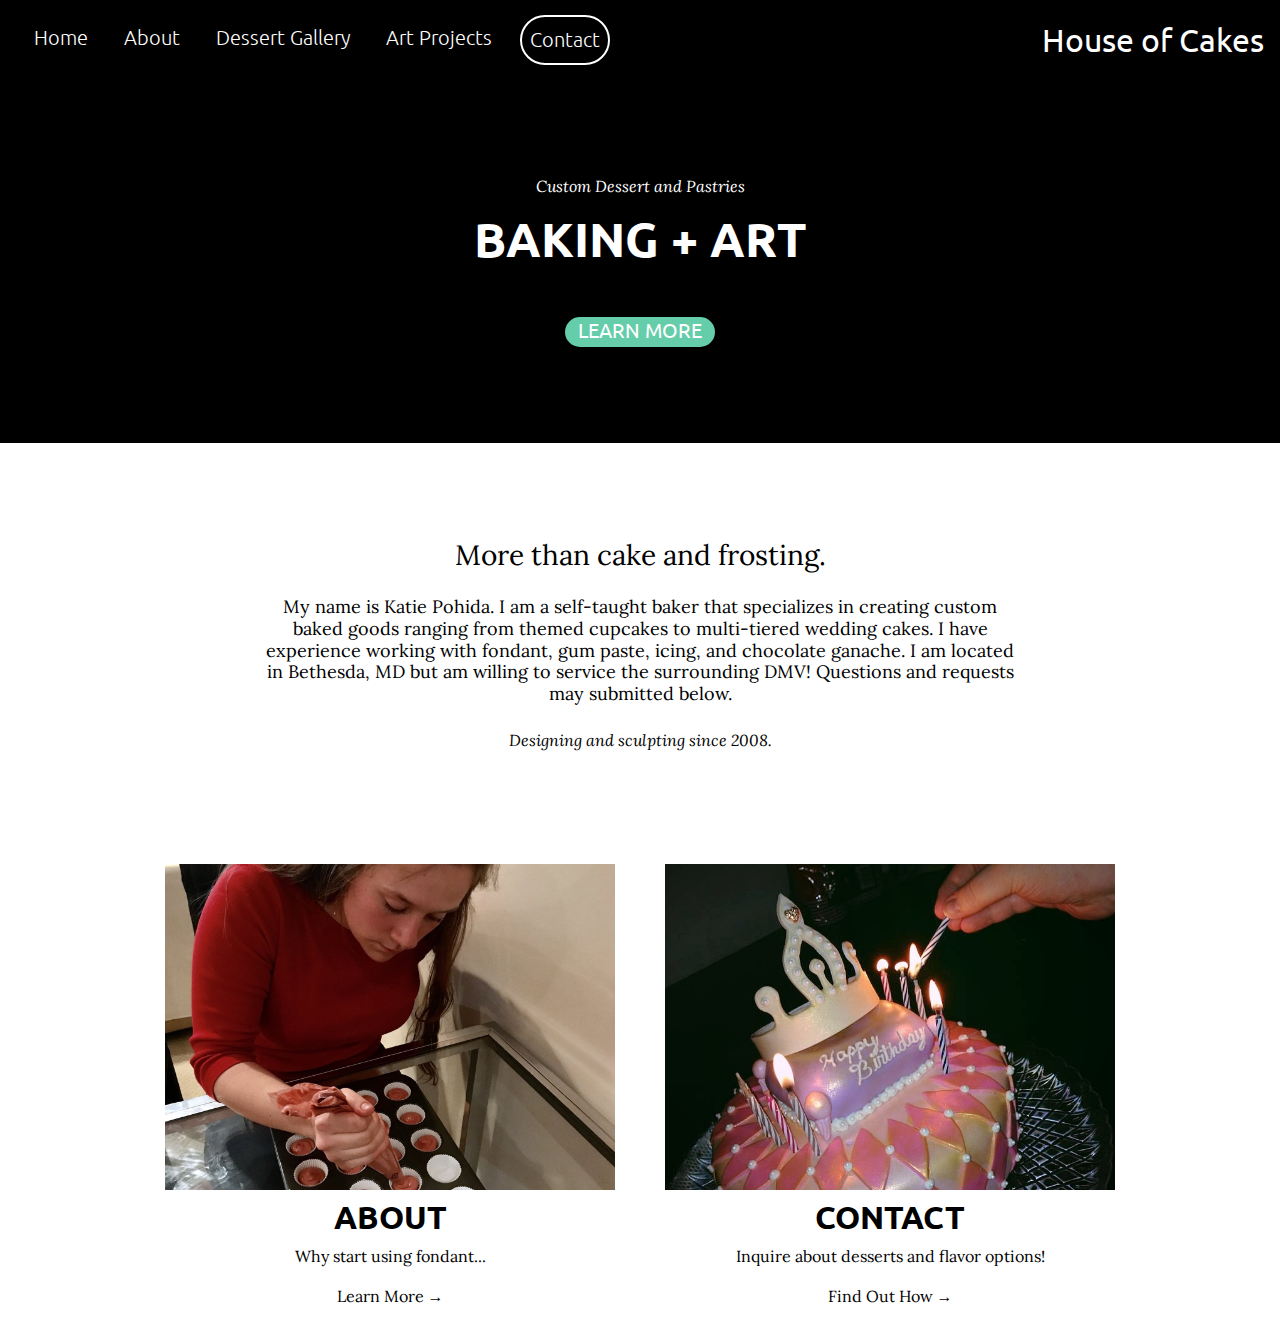
<file: index.html>
<!DOCTYPE html>
<html>

<head>
    <title>House of Cakes</title>
    <!-- Required  meta tags -->
    <meta charset="utf-8">
    <meta name="viewport" content="width=device-width, initial-scale=1.0, shrink-to-fit=no">
    <meta name="author" content="House of Cakes">
    <meta name="description" content="Baking Cakes">
    <meta name="keywords" content="Baking Cakes Katie Pohida">

    <!-- Bootstrap CSS and main CSS-->
    <link rel="stylesheet" href="https://stackpath.bootstrapcdn.com/bootstrap/4.3.1/css/bootstrap.min.css" integrity="sha384-ggOyR0iXCbMQv3Xipma34MD+dH/1fQ784/j6cY/iJTQUOhcWr7x9JvoRxT2MZw1T" crossorigin="anonymous">
    <link rel="stylesheet" href="./main.css" />
    <link rel="stylesheet" href="./fonts.css" />

    <!-- jQuery, Popper.js, Bootstrap JS -->
    <script src="https://code.jquery.com/jquery-3.3.1.slim.min.js" integrity="sha384-q8i/X+965DzO0rT7abK41JStQIAqVgRVzpbzo5smXKp4YfRvH+8abtTE1Pi6jizo" crossorigin="anonymous"></script>
    <script src="https://cdnjs.cloudflare.com/ajax/libs/popper.js/1.14.7/umd/popper.min.js" integrity="sha384-UO2eT0CpHqdSJQ6hJty5KVphtPhzWj9WO1clHTMGa3JDZwrnQq4sF86dIHNDz0W1" crossorigin="anonymous"></script>
    <script src="https://stackpath.bootstrapcdn.com/bootstrap/4.3.1/js/bootstrap.min.js" integrity="sha384-JjSmVgyd0p3pXB1rRibZUAYoIIy6OrQ6VrjIEaFf/nJGzIxFDsf4x0xIM+B07jRM" crossorigin="anonymous"></script>
</head>

<body class="mt-3 pt-3">

<!-- Navigation bar -->
<nav class="navbar navbar-expand-md navbar-light fixed-top bg-black" >

  <button class="navbar-toggler bg-white" type="button" data-toggle="collapse" data-target="#navbarText" aria-controls="navbarText" aria-expanded="false" aria-label="Toggle navigation">
    <span class="navbar-toggler-icon"></span>
  </button>

  <div class="collapse navbar-collapse" id="navbarText">

    <ul class="navbar-nav mr-auto">

      <li class="nav-item active-item">
        <a class="nav-link" href="./index.html">Home <span class="sr-only">(current)</span></a>
      </li>

      <li class="nav-item dropdown">
      <a class="nav-link" href="./the-beginning.html" data-toggle="dropdown disabled">About</a>
        <ul class="dropdown-menu">
          <li><a class="dropdown-item" href="./the-beginning.html">The Beginning</a></li>
          <li><a class="dropdown-item" href="./ordering-options.html">Dessert Options</a></li>
        </ul>
      </li>

      <li class="nav-item dropdown">
      <a class="nav-link" href="./gallery.html" data-toggle="dropdown disabled">Dessert Gallery</a>
        <ul class="dropdown-menu">
          <li><a class="dropdown-item" href="./gallery.html">Cakes</a></li>
          <li><a class="dropdown-item" href="./cupcakes.html">Cupcakes</a></li>
          <li><a class="dropdown-item" href="./cakepops.html">Cake Pops</a></li>
          <li><a class="dropdown-item" href="./misc.html">Miscellaneous</a></li>
        </ul>
      </li>

      <li class="nav-item dropdown">
      <a class="nav-link" href="./construction.html" data-toggle="dropdown disabled">Art Projects</a>
        <ul class="dropdown-menu">
          <li><a class="dropdown-item" href="./construction.html">Drawing Out a Cure</a></li>
          <li><a class="dropdown-item" href="./artful-living.html">Artful Living Event</a></li>
          <li><a class="dropdown-item" href="./miscellaneous.html">Miscellaneous</a></li>
        </ul>
      </li>

      <li class="nav-item">
        <a class="nav-link" id="contactfade" href="./contact.html">Contact</a>
      </li>

    </ul>

    <a href="./index.html">
      <span class="navbar-text desktop" style="font-size: 32px; color:white">
        House of Cakes
      </span>
    </a>

  </div>

</nav>

<!-- Front Page Panel -->
<div class="container-fluid d-flex justify-content-center m-0 bg-black">
  <div class="row mt-5" style="max-width:800px">
    <div class="col-12 my-5">
      <h5 class="mt-5" id="homePanel1">Custom Dessert and Pastries</h5>
      <h1 class="my-3" id="homePanel2">Baking + Art</h1>
      <a href="./the-beginning.html" style="text-decoration:none"><h3 class="my-5" id="homePanel3" style="font-weight:400">Learn More</h3></a>
    </div>
  </div>
</div>

<!-- More Than Cake and Frosting -->
<div class="container-fluid d-flex justify-content-center mt-5">
  <div class="row mt-5" style="max-width:800px">
    <div class="col-12">
      <h5 class="text-center" style="font-size:28px;">More than cake and frosting.</h5>
      <h5 class="text-center my-4" style="font-size:18px; ">My name is Katie Pohida. I am a self-taught baker that specializes in creating custom baked goods ranging from themed cupcakes to multi-tiered wedding cakes. I have experience working with fondant, gum paste, icing, and chocolate ganache. I am located in Bethesda, MD but am willing to service the surrounding DMV! Questions and requests may submitted below.</h5>
      <p class="text-center"><i>Designing and sculpting since 2008.</i></p>
    </div>
  </div>
</div>

<!-- About and Contact Panels -->
<div class="container-fluid d-flex justify-content-center mt-5">
  <div class="row justify-content-center mt-5">

    <div class="col-md-6" style="max-width:500px">
        <h1><img style="text-align:center; width:100%" src="./Images/MainPageImage1.jpg"></h1>
        <h2 style="text-align:center;">ABOUT</h2>
        <p style="text-align:center;">Why start using fondant...</p>
        <a href="./the-beginning.html" style="text-decoration:none"><p style="text-align:center;">Learn More &#8594;</p></a>
    </div>

    <div class="col-md-6" style="max-width:500px">
        <h1><img style="text-align:center; width:100%" src="./Images/MainPageImage2.jpg"></h1>
        <h2 style="text-align:center;">CONTACT</h2>
        <p style="text-align:center;">Inquire about desserts and flavor options! </p>
        <a href="./contact.html" style="text-decoration:none"><p style="text-align:center;">Find Out How &#8594;</p></a>
    </div>

  </div>
</div>

</body>
</html>
</file>
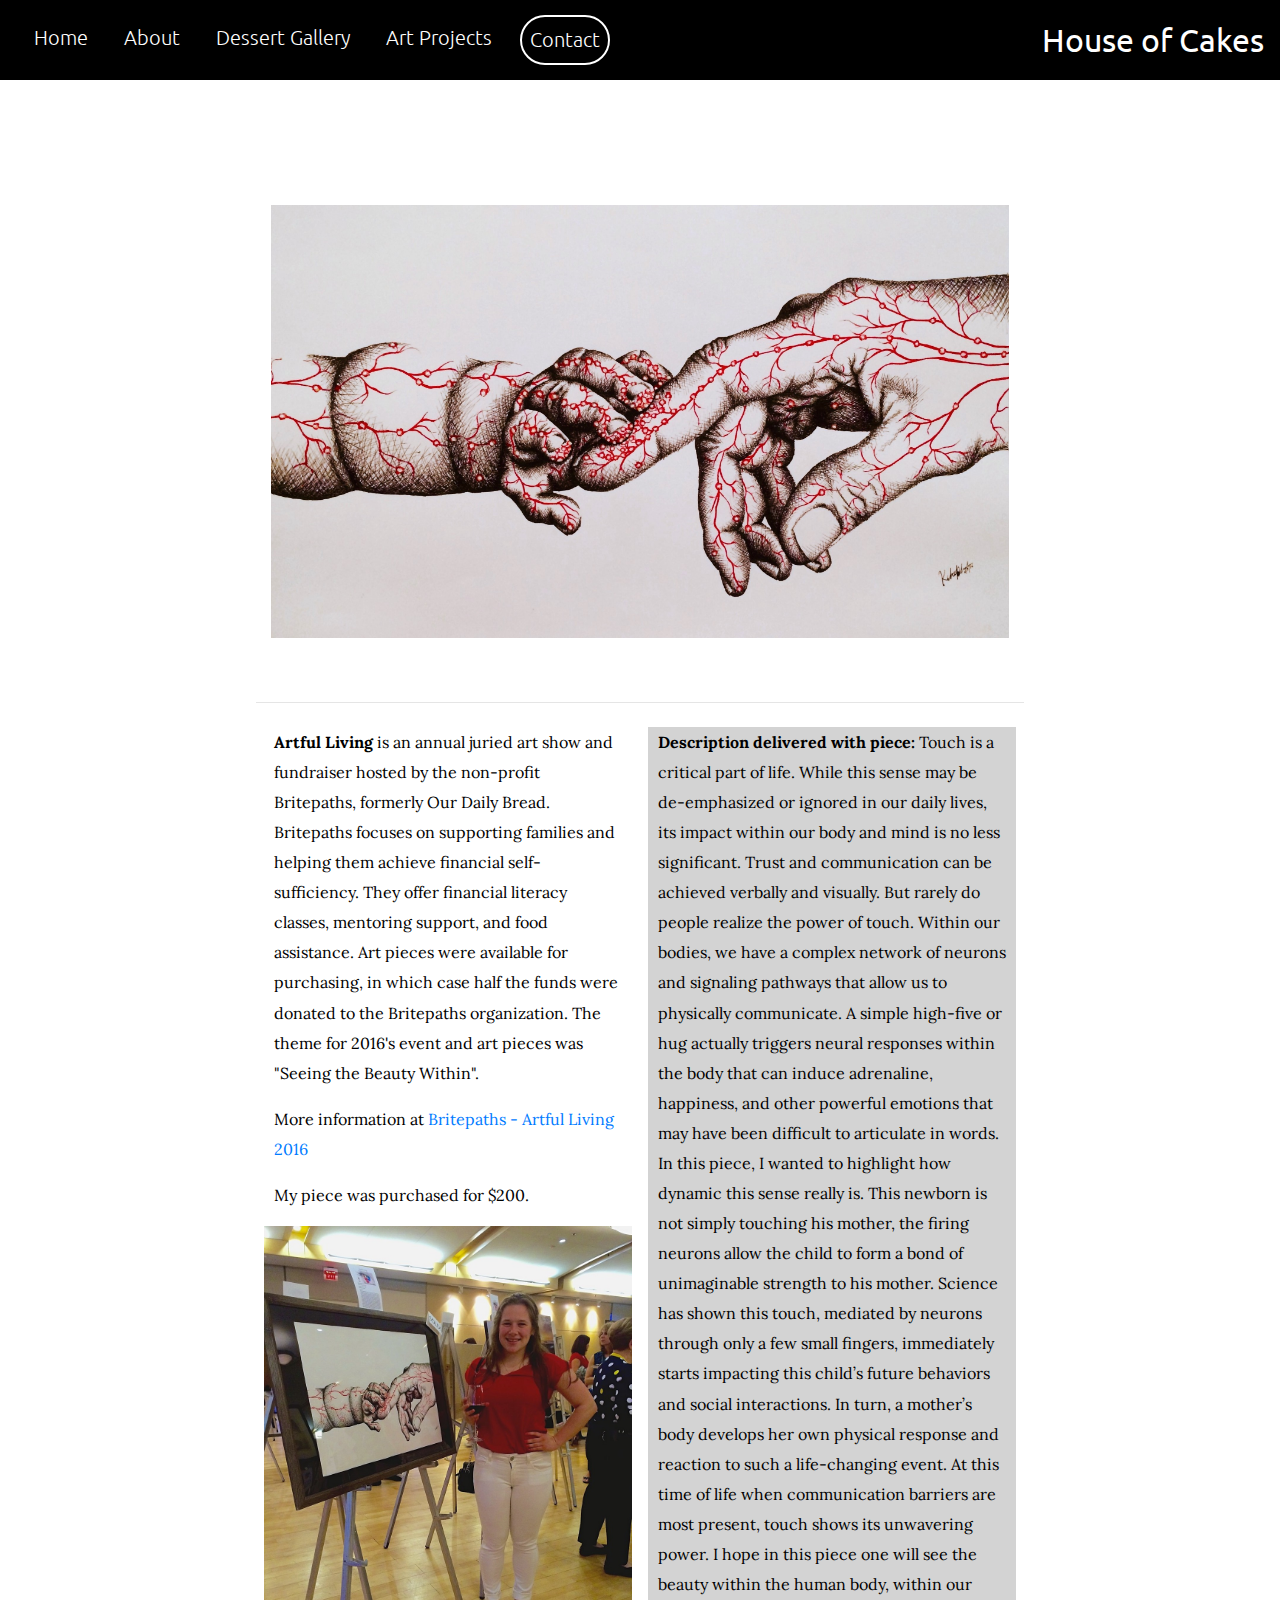
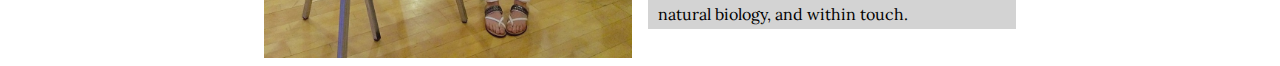
<file: artful-living.html>
<!DOCTYPE html>
<html>
<head>
    <title>Artful Living Event - House of Cakes</title>
    <!-- Required  meta tags -->
    <meta charset="utf-8">
    <meta name="viewport" content="width=device-width, initial-scale=1.0, shrink-to-fit=no">

    <!-- Bootstrap CSS and main CSS-->
    <link rel="stylesheet" href="https://stackpath.bootstrapcdn.com/bootstrap/4.3.1/css/bootstrap.min.css" integrity="sha384-ggOyR0iXCbMQv3Xipma34MD+dH/1fQ784/j6cY/iJTQUOhcWr7x9JvoRxT2MZw1T" crossorigin="anonymous">
    <link rel="stylesheet" href="./main.css" />
    <link rel="stylesheet" href="./fonts.css" />

    <!-- jQuery, Popper.js, Bootstrap JS -->
    <script src="https://code.jquery.com/jquery-3.3.1.slim.min.js" integrity="sha384-q8i/X+965DzO0rT7abK41JStQIAqVgRVzpbzo5smXKp4YfRvH+8abtTE1Pi6jizo" crossorigin="anonymous"></script>
    <script src="https://cdnjs.cloudflare.com/ajax/libs/popper.js/1.14.7/umd/popper.min.js" integrity="sha384-UO2eT0CpHqdSJQ6hJty5KVphtPhzWj9WO1clHTMGa3JDZwrnQq4sF86dIHNDz0W1" crossorigin="anonymous"></script>
    <script src="https://stackpath.bootstrapcdn.com/bootstrap/4.3.1/js/bootstrap.min.js" integrity="sha384-JjSmVgyd0p3pXB1rRibZUAYoIIy6OrQ6VrjIEaFf/nJGzIxFDsf4x0xIM+B07jRM" crossorigin="anonymous"></script>
</head>

<body class="mt-3 pt-3">

    <!-- Navigation bar -->
    <nav class="navbar navbar-expand-md navbar-light fixed-top bg-black" >
    
        <button class="navbar-toggler bg-white" type="button" data-toggle="collapse" data-target="#navbarText" aria-controls="navbarText" aria-expanded="false" aria-label="Toggle navigation">
        <span class="navbar-toggler-icon"></span>
        </button>
    
        <div class="collapse navbar-collapse" id="navbarText">
    
        <ul class="navbar-nav mr-auto">
    
            <li class="nav-item active-item">
            <a class="nav-link" href="./index.html">Home <span class="sr-only">(current)</span></a>
            </li>
    
            <li class="nav-item dropdown">
            <a class="nav-link" href="./the-beginning.html" data-toggle="dropdown disabled">About</a>
            <ul class="dropdown-menu">
                <li><a class="dropdown-item" href="./the-beginning.html">The Beginning</a></li>
                <li><a class="dropdown-item" href="./ordering-options.html">Dessert Options</a></li>
            </ul>
            </li>
    
            <li class="nav-item dropdown">
            <a class="nav-link" href="./gallery.html" data-toggle="dropdown disabled">Dessert Gallery</a>
            <ul class="dropdown-menu">
                <li><a class="dropdown-item" href="./gallery.html">Cakes</a></li>
                <li><a class="dropdown-item" href="./cupcakes.html">Cupcakes</a></li>
                <li><a class="dropdown-item" href="./cakepops.html">Cake Pops</a></li>
                <li><a class="dropdown-item" href="./misc.html">Miscellaneous</a></li>
            </ul>
            </li>
    
            <li class="nav-item dropdown">
            <a class="nav-link" href="./construction.html" data-toggle="dropdown disabled">Art Projects</a>
                <ul class="dropdown-menu">
                    <li><a class="dropdown-item" href="./construction.html">Drawing Out a Cure</a></li>
                    <li><a class="dropdown-item" href="./artful-living.html">Artful Living Event</a></li>
                    <li><a class="dropdown-item" href="./miscellaneous.html">Miscellaneous</a></li>
                </ul>
            </li>
    
            <li class="nav-item">
            <a class="nav-link" id="contactfade" href="./contact.html">Contact</a>
            </li>
    
        </ul>
    
        <a href="./index.html">
            <span class="navbar-text desktop" style="font-size: 32px; color:white">
            House of Cakes
            </span>
        </a>
    
        </div>
    
    </nav>

<!-- Main Image -->
<div class="container-fluid d-flex justify-content-center my-5">
    <div class="row" style="max-width:768px">
        <div class="col-12" style="margin-top:125px">
            <img src="./Images/Artful01.jpg" width=100%>
        </div>
    </div>
</div>

<!-- Main Texts -->
<div class="container-fluid d-flex justify-content-center">
    <div class="row" style="max-width:768px">
        <hr style="width:100%;text-align:left;margin-left:0">
        <div class="col-md-6 p-2">
            <p class="artful-paragraph-light"><b>Artful Living</b> is an annual juried art show and fundraiser hosted by the non-profit Britepaths, formerly Our Daily Bread. Britepaths focuses on supporting families and helping them achieve financial self-sufficiency. They offer financial literacy classes, mentoring support, and food assistance. Art pieces were available for purchasing, in which case half the funds were donated to the Britepaths organization. The theme for 2016's event and art pieces was "Seeing the Beauty Within". </p>
            <p class="artful-paragraph-light">More information at <a href="https://britepaths.org/tags/artful-living">Britepaths - Artful Living 2016</a></p>
            <p class="artful-paragraph-light">My piece was purchased for $200.</p>
            <img src="./Images/Artful02.jpg" width=100%>
        </div>
        <div class="col-md-6 p-2">
            <p class="artful-paragraph-dark "><b>Description delivered with piece:</b> Touch is a critical part of life. While this sense may be de-emphasized or ignored in our daily lives, its impact within our body and mind is no less significant. Trust and communication can be achieved verbally and visually. But rarely do people realize the power of touch. Within our bodies, we have a complex network of neurons and signaling pathways that allow us to physically communicate.  A simple high-five or hug actually triggers neural responses within the body that can induce adrenaline, happiness, and other powerful emotions that may have been difficult to articulate in words. In this piece, I wanted to highlight how dynamic this sense really is. This newborn is not simply touching his mother, the firing neurons allow the child to form a bond of unimaginable strength to his mother. Science has shown this touch, mediated by neurons through only a few small fingers, immediately starts impacting this child’s future behaviors and social interactions. In turn, a mother’s body develops her own physical response and reaction to such a life-changing event. At this time of life when communication barriers are most present, touch shows its unwavering power. I hope in this piece one will see the beauty within the human body, within our natural biology, and within touch.</p>
        </div>
    </div>
</div>

</body>
</html>
</file>
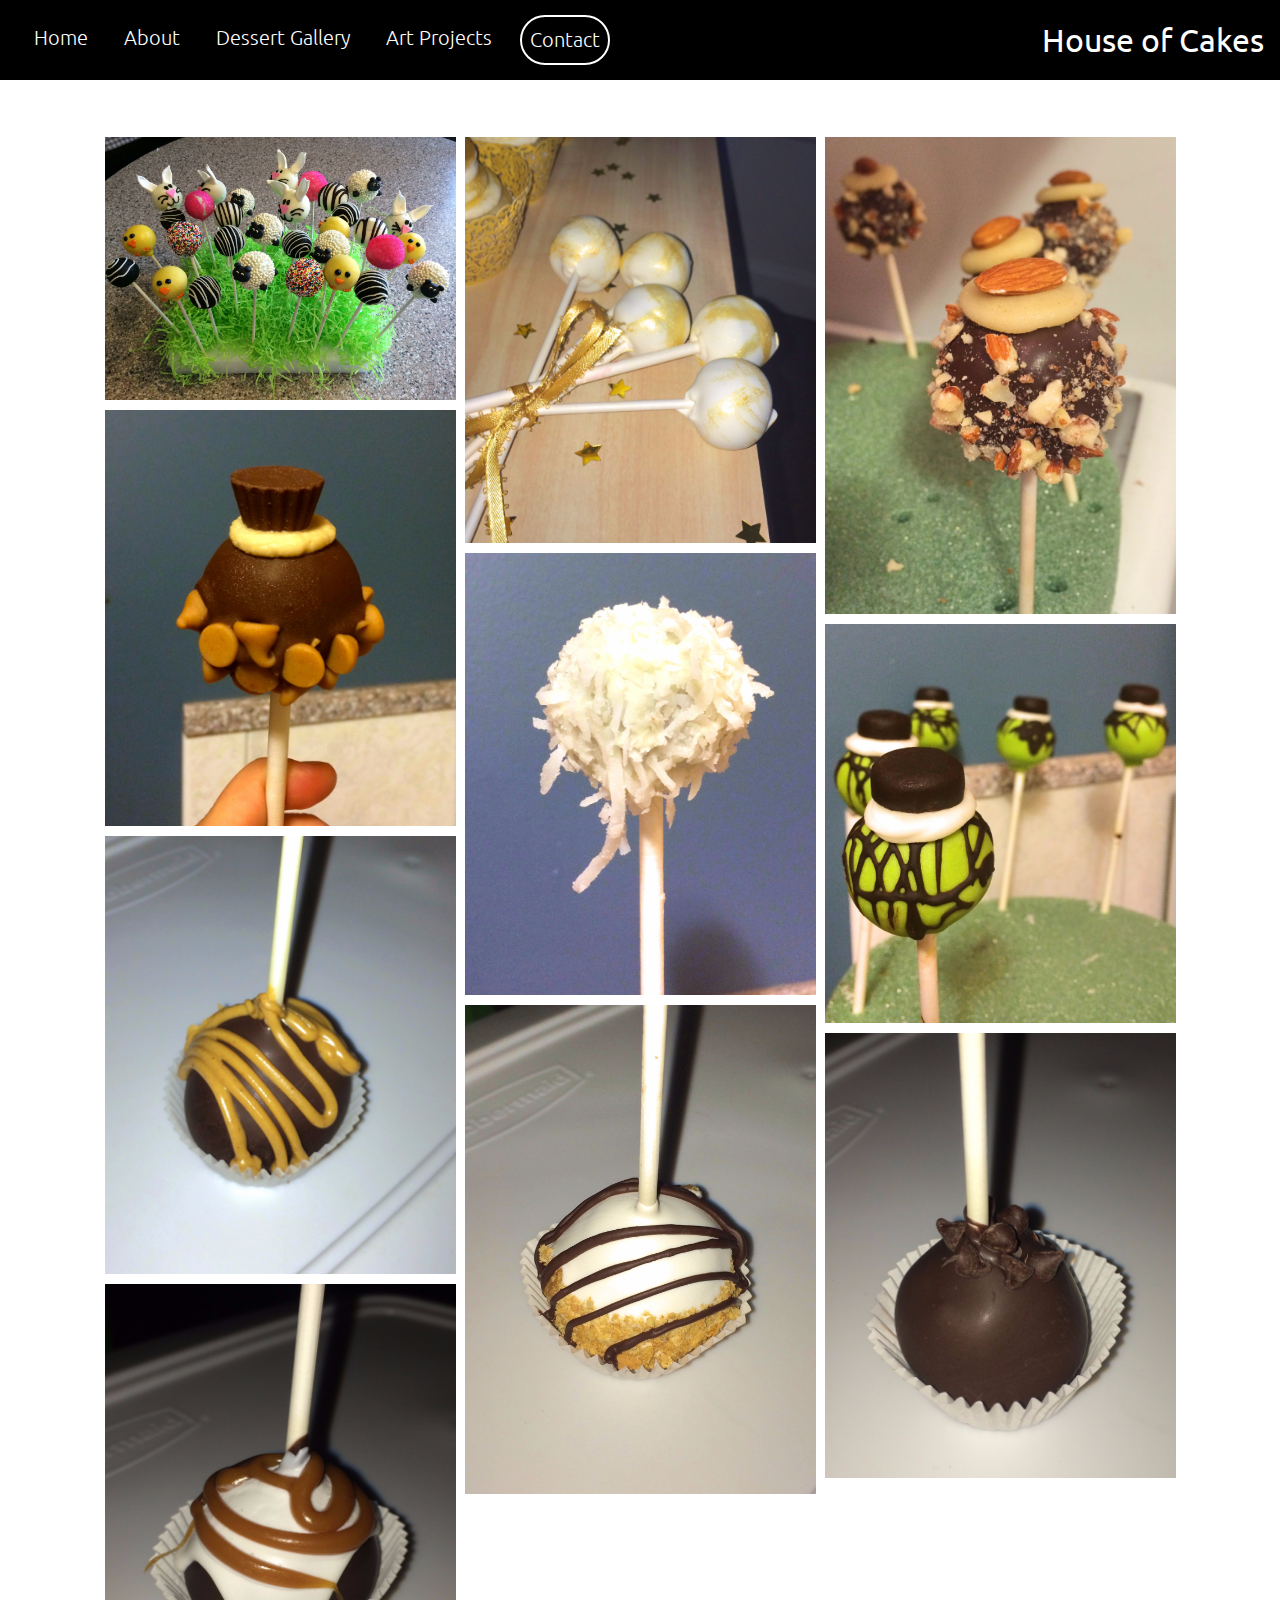
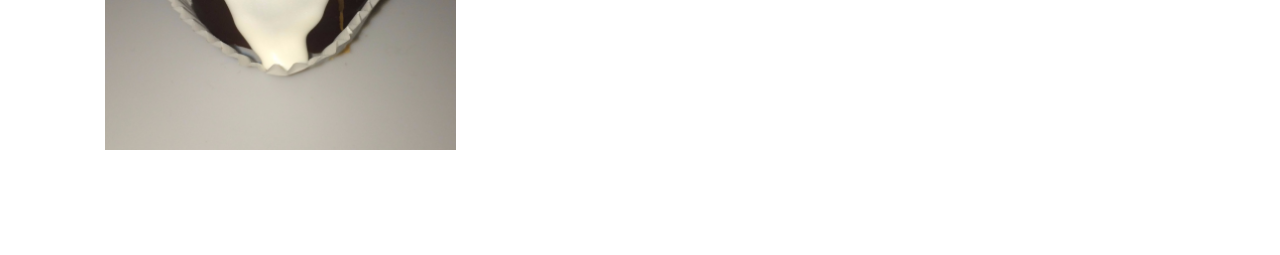
<file: cakepops.html>
<!DOCTYPE html>
<html>
<head>
    <title>Cake Pops - House of Cakes</title>
        <!-- Required  meta tags -->
        <meta charset="utf-8">
        <meta name="viewport" content="width=device-width, initial-scale=1.0, shrink-to-fit=no">
    
        <!-- Bootstrap CSS and main CSS-->
        <link rel="stylesheet" href="https://stackpath.bootstrapcdn.com/bootstrap/4.3.1/css/bootstrap.min.css" integrity="sha384-ggOyR0iXCbMQv3Xipma34MD+dH/1fQ784/j6cY/iJTQUOhcWr7x9JvoRxT2MZw1T" crossorigin="anonymous">
        <link rel="stylesheet" href="./main.css" />
        <link rel="stylesheet" href="./fonts.css" />
    
        <!-- jQuery, Popper.js, Bootstrap JS -->
        <script src="https://code.jquery.com/jquery-3.3.1.slim.min.js" integrity="sha384-q8i/X+965DzO0rT7abK41JStQIAqVgRVzpbzo5smXKp4YfRvH+8abtTE1Pi6jizo" crossorigin="anonymous"></script>
        <script src="https://cdnjs.cloudflare.com/ajax/libs/popper.js/1.14.7/umd/popper.min.js" integrity="sha384-UO2eT0CpHqdSJQ6hJty5KVphtPhzWj9WO1clHTMGa3JDZwrnQq4sF86dIHNDz0W1" crossorigin="anonymous"></script>
        <script src="https://stackpath.bootstrapcdn.com/bootstrap/4.3.1/js/bootstrap.min.js" integrity="sha384-JjSmVgyd0p3pXB1rRibZUAYoIIy6OrQ6VrjIEaFf/nJGzIxFDsf4x0xIM+B07jRM" crossorigin="anonymous"></script>
</head>

<body class="mt-3 pt-3">

<!-- Navigation bar -->
<nav class="navbar navbar-expand-md navbar-light fixed-top bg-black" >

    <button class="navbar-toggler bg-white" type="button" data-toggle="collapse" data-target="#navbarText" aria-controls="navbarText" aria-expanded="false" aria-label="Toggle navigation">
      <span class="navbar-toggler-icon"></span>
    </button>
  
    <div class="collapse navbar-collapse" id="navbarText">
  
      <ul class="navbar-nav mr-auto">
  
        <li class="nav-item active-item">
          <a class="nav-link" href="./index.html">Home <span class="sr-only">(current)</span></a>
        </li>
  
        <li class="nav-item dropdown">
        <a class="nav-link" href="./the-beginning.html" data-toggle="dropdown disabled">About</a>
          <ul class="dropdown-menu">
            <li><a class="dropdown-item" href="./the-beginning.html">The Beginning</a></li>
            <li><a class="dropdown-item" href="./ordering-options.html">Dessert Options</a></li>
          </ul>
        </li>
  
        <li class="nav-item dropdown">
        <a class="nav-link" href="./gallery.html" data-toggle="dropdown disabled">Dessert Gallery</a>
          <ul class="dropdown-menu">
            <li><a class="dropdown-item" href="./gallery.html">Cakes</a></li>
            <li><a class="dropdown-item" href="./cupcakes.html">Cupcakes</a></li>
            <li><a class="dropdown-item" href="./cakepops.html">Cake Pops</a></li>
            <li><a class="dropdown-item" href="./misc.html">Miscellaneous</a></li>
          </ul>
        </li>
  
        <li class="nav-item dropdown">
        <a class="nav-link" href="./construction.html" data-toggle="dropdown disabled">Art Projects</a>
          <ul class="dropdown-menu">
            <li><a class="dropdown-item" href="./construction.html">Drawing Out a Cure</a></li>
            <li><a class="dropdown-item" href="./artful-living.html">Artful Living Event</a></li>
            <li><a class="dropdown-item" href="./miscellaneous.html">Miscellaneous</a></li>
          </ul>
        </li>
  
        <li class="nav-item">
          <a class="nav-link" id="contactfade" href="./contact.html">Contact</a>
        </li>
  
      </ul>
  
      <a href="./index.html">
        <span class="navbar-text desktop" style="font-size: 32px; color:white">
          House of Cakes
        </span>
      </a>
  
    </div>
</nav> 

<!-- Gallery -->
<section class="galleryphotos">
    <img src="./Images/CakepopA01.jpg">
    <img src="./Images/CakepopA02.jpg">
    <img src="./Images/CakepopA03.jpg">
    <img src="./Images/CakepopA04.jpg">
    <img src="./Images/CakepopB01.jpg">
    <img src="./Images/CakepopB02.jpg">
    <img src="./Images/CakepopB03.jpg">
    <img src="./Images/CakepopC01.jpg">
    <img src="./Images/CakepopC02.jpg">
    <img src="./Images/CakepopC03.jpg">
</section>

</body>
</file>
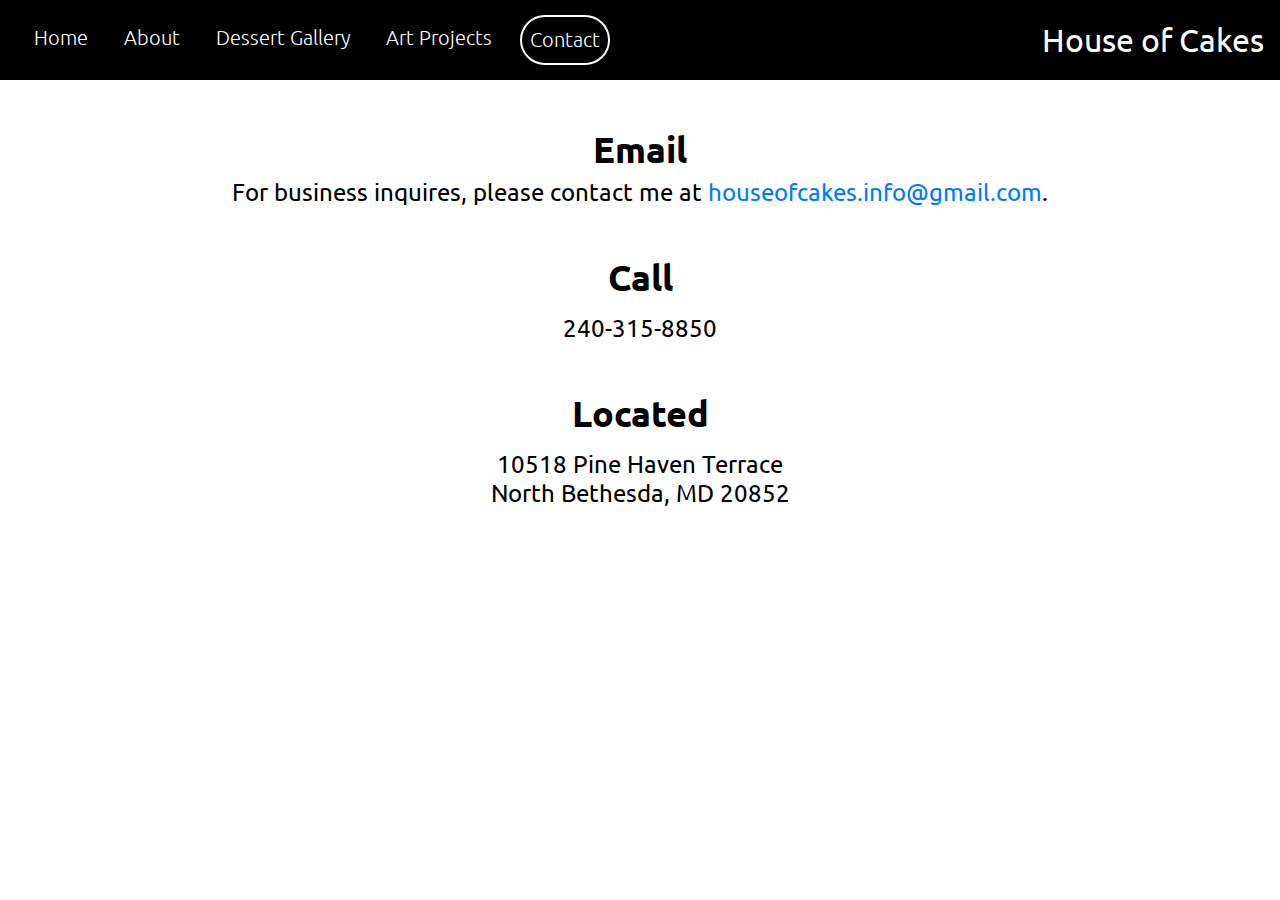
<file: contact.html>
<!DOCTYPE html>
<html>
<head>
    <title>Contact - House of Cakes</title>
        <!-- Required  meta tags -->
        <meta charset="utf-8">
        <meta name="viewport" content="width=device-width, initial-scale=1.0, shrink-to-fit=no">
    
        <!-- Bootstrap CSS and main CSS-->
        <link rel="stylesheet" href="https://stackpath.bootstrapcdn.com/bootstrap/4.3.1/css/bootstrap.min.css" integrity="sha384-ggOyR0iXCbMQv3Xipma34MD+dH/1fQ784/j6cY/iJTQUOhcWr7x9JvoRxT2MZw1T" crossorigin="anonymous">
        <link rel="stylesheet" href="./main.css" />
        <link rel="stylesheet" href="./fonts.css" />
    
        <!-- jQuery, Popper.js, Bootstrap JS -->
        <script src="https://code.jquery.com/jquery-3.3.1.slim.min.js" integrity="sha384-q8i/X+965DzO0rT7abK41JStQIAqVgRVzpbzo5smXKp4YfRvH+8abtTE1Pi6jizo" crossorigin="anonymous"></script>
        <script src="https://cdnjs.cloudflare.com/ajax/libs/popper.js/1.14.7/umd/popper.min.js" integrity="sha384-UO2eT0CpHqdSJQ6hJty5KVphtPhzWj9WO1clHTMGa3JDZwrnQq4sF86dIHNDz0W1" crossorigin="anonymous"></script>
        <script src="https://stackpath.bootstrapcdn.com/bootstrap/4.3.1/js/bootstrap.min.js" integrity="sha384-JjSmVgyd0p3pXB1rRibZUAYoIIy6OrQ6VrjIEaFf/nJGzIxFDsf4x0xIM+B07jRM" crossorigin="anonymous"></script>
</head>

<body class="mt-3 pt-3">

<!-- Navigation bar -->
<nav class="navbar navbar-expand-md navbar-light fixed-top bg-black" >

    <button class="navbar-toggler bg-white" type="button" data-toggle="collapse" data-target="#navbarText" aria-controls="navbarText" aria-expanded="false" aria-label="Toggle navigation">
      <span class="navbar-toggler-icon"></span>
    </button>
  
    <div class="collapse navbar-collapse" id="navbarText">
  
      <ul class="navbar-nav mr-auto">
  
        <li class="nav-item active-item">
          <a class="nav-link" href="./index.html">Home <span class="sr-only">(current)</span></a>
        </li>
  
        <li class="nav-item dropdown">
        <a class="nav-link" href="./the-beginning.html" data-toggle="dropdown disabled">About</a>
          <ul class="dropdown-menu">
            <li><a class="dropdown-item" href="./the-beginning.html">The Beginning</a></li>
            <li><a class="dropdown-item" href="./ordering-options.html">Dessert Options</a></li>
          </ul>
        </li>
  
        <li class="nav-item dropdown">
        <a class="nav-link" href="./gallery.html" data-toggle="dropdown disabled">Dessert Gallery</a>
          <ul class="dropdown-menu">
            <li><a class="dropdown-item" href="./gallery.html">Cakes</a></li>
            <li><a class="dropdown-item" href="./cupcakes.html">Cupcakes</a></li>
            <li><a class="dropdown-item" href="./cakepops.html">Cake Pops</a></li>
            <li><a class="dropdown-item" href="./misc.html">Miscellaneous</a></li>
          </ul>
        </li>
  
        <li class="nav-item dropdown">
        <a class="nav-link" href="./construction.html" data-toggle="dropdown disabled">Art Projects</a>
          <ul class="dropdown-menu">
            <li><a class="dropdown-item" href="./construction.html">Drawing Out a Cure</a></li>
            <li><a class="dropdown-item" href="./artful-living.html">Artful Living Event</a></li>
            <li><a class="dropdown-item" href="./miscellaneous.html">Miscellaneous</a></li>
          </ul>
        </li>
  
        <li class="nav-item">
          <a class="nav-link" id="contactfade" href="./contact.html">Contact</a>
        </li>
  
      </ul>
  
      <a href="./index.html">
        <span class="navbar-text desktop" style="font-size: 32px; color:white">
          House of Cakes
        </span>
      </a>
  
    </div>
</nav> 

<!-- Contact Info -->
<div class="my-5">
  <h1 class="mt-5 pt-5 contactTitle" style="text-align:center">Email</h1>
  <h2 class="contactInfo" style="text-align:center">For business inquires, please contact me at <a href = "mailto: houseofcakes.info@gmail.com">houseofcakes.info@gmail.com</a>.</h2>
</div>

<div class="my-5">
  <h1 class="my-3 contactTitle" style="text-align:center">Call</h1>
  <h2 class="contactInfo" style="text-align:center">240-315-8850</h2>
</div>

<div class="my-5">
  <h1 class="my-3 contactTitle" style="text-align:center">Located</h1>
  <h2 class="contactInfo" style="text-align:center">10518 Pine Haven Terrace <br>North Bethesda, MD 20852</h2>
</div>

</body>
</file>
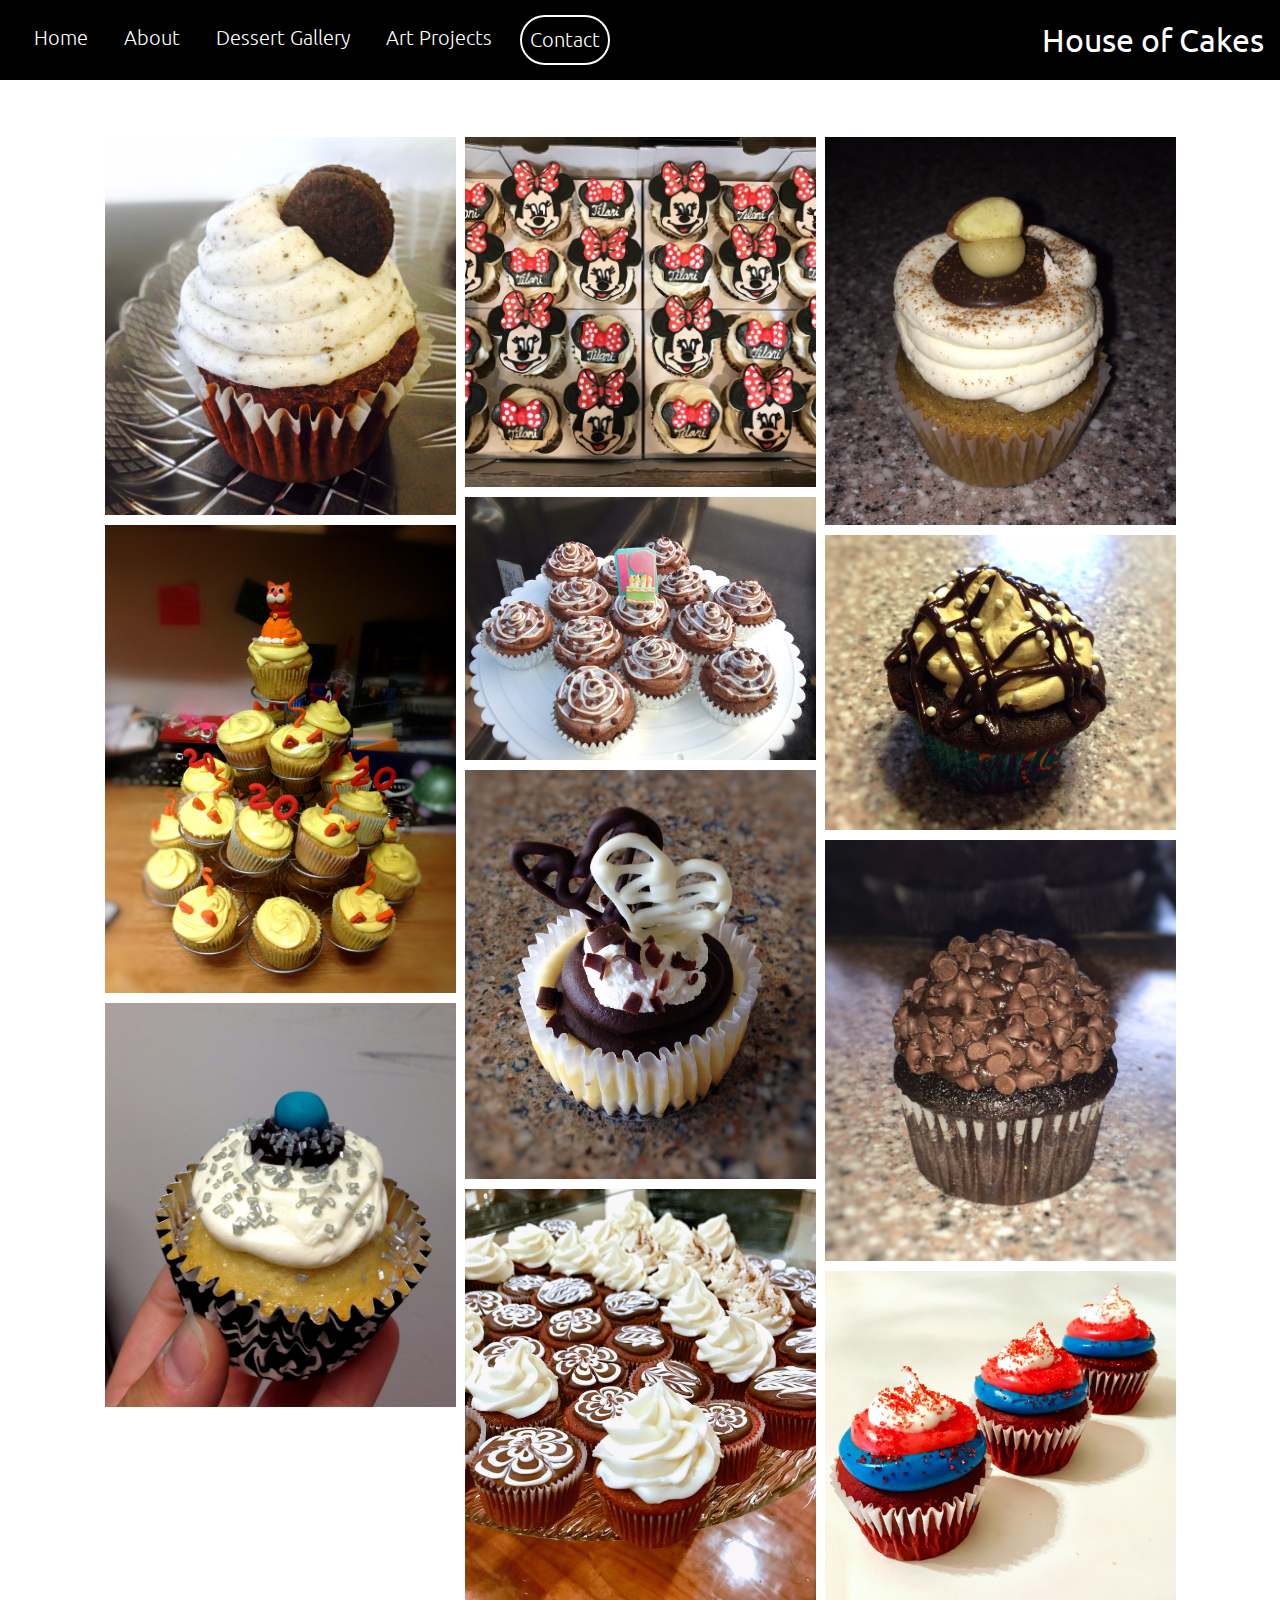
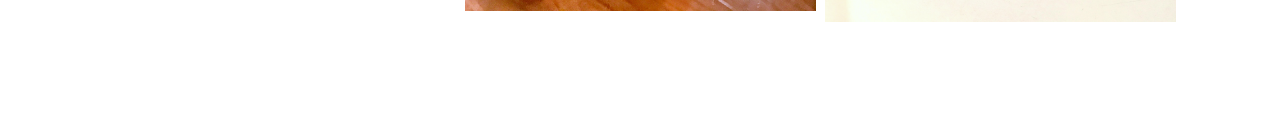
<file: cupcakes.html>
<!DOCTYPE html>
<html>
<head>
    <title>Cupcakes - House of Cakes</title>
        <!-- Required  meta tags -->
        <meta charset="utf-8">
        <meta name="viewport" content="width=device-width, initial-scale=1.0, shrink-to-fit=no">
    
        <!-- Bootstrap CSS and main CSS-->
        <link rel="stylesheet" href="https://stackpath.bootstrapcdn.com/bootstrap/4.3.1/css/bootstrap.min.css" integrity="sha384-ggOyR0iXCbMQv3Xipma34MD+dH/1fQ784/j6cY/iJTQUOhcWr7x9JvoRxT2MZw1T" crossorigin="anonymous">
        <link rel="stylesheet" href="./main.css" />
        <link rel="stylesheet" href="./fonts.css" />
    
        <!-- jQuery, Popper.js, Bootstrap JS -->
        <script src="https://code.jquery.com/jquery-3.3.1.slim.min.js" integrity="sha384-q8i/X+965DzO0rT7abK41JStQIAqVgRVzpbzo5smXKp4YfRvH+8abtTE1Pi6jizo" crossorigin="anonymous"></script>
        <script src="https://cdnjs.cloudflare.com/ajax/libs/popper.js/1.14.7/umd/popper.min.js" integrity="sha384-UO2eT0CpHqdSJQ6hJty5KVphtPhzWj9WO1clHTMGa3JDZwrnQq4sF86dIHNDz0W1" crossorigin="anonymous"></script>
        <script src="https://stackpath.bootstrapcdn.com/bootstrap/4.3.1/js/bootstrap.min.js" integrity="sha384-JjSmVgyd0p3pXB1rRibZUAYoIIy6OrQ6VrjIEaFf/nJGzIxFDsf4x0xIM+B07jRM" crossorigin="anonymous"></script>
</head>

<body class="mt-3 pt-3">

<!-- Navigation bar -->
<nav class="navbar navbar-expand-md navbar-light fixed-top bg-black" >

    <button class="navbar-toggler bg-white" type="button" data-toggle="collapse" data-target="#navbarText" aria-controls="navbarText" aria-expanded="false" aria-label="Toggle navigation">
      <span class="navbar-toggler-icon"></span>
    </button>
  
    <div class="collapse navbar-collapse" id="navbarText">
  
      <ul class="navbar-nav mr-auto">
  
        <li class="nav-item active-item">
          <a class="nav-link" href="./index.html">Home <span class="sr-only">(current)</span></a>
        </li>
  
        <li class="nav-item dropdown">
        <a class="nav-link" href="./the-beginning.html" data-toggle="dropdown disabled">About</a>
          <ul class="dropdown-menu">
            <li><a class="dropdown-item" href="./the-beginning.html">The Beginning</a></li>
            <li><a class="dropdown-item" href="./ordering-options.html">Dessert Options</a></li>
          </ul>
        </li>
  
        <li class="nav-item dropdown">
        <a class="nav-link" href="./gallery.html" data-toggle="dropdown disabled">Dessert Gallery</a>
          <ul class="dropdown-menu">
            <li><a class="dropdown-item" href="./gallery.html">Cakes</a></li>
            <li><a class="dropdown-item" href="./cupcakes.html">Cupcakes</a></li>
            <li><a class="dropdown-item" href="./cakepops.html">Cake Pops</a></li>
            <li><a class="dropdown-item" href="./misc.html">Miscellaneous</a></li>
          </ul>
        </li>
  
        <li class="nav-item dropdown">
        <a class="nav-link" href="./construction.html" data-toggle="dropdown disabled">Art Projects</a>
          <ul class="dropdown-menu">
            <li><a class="dropdown-item" href="./construction.html">Drawing Out a Cure</a></li>
            <li><a class="dropdown-item" href="./artful-living.html">Artful Living Event</a></li>
            <li><a class="dropdown-item" href="./miscellaneous.html">Miscellaneous</a></li>
          </ul>
        </li>
  
        <li class="nav-item">
          <a class="nav-link" id="contactfade" href="./contact.html">Contact</a>
        </li>
  
      </ul>
  
      <a href="./index.html">
        <span class="navbar-text desktop" style="font-size: 32px; color:white">
          House of Cakes
        </span>
      </a>
  
    </div>
</nav>  

<!-- Gallery -->
<section class="galleryphotos">
    <img src="./Images/CupcakeA01.jpg">
    <img src="./Images/CupcakeA02.jpg">
    <img src="./Images/CupcakeA03.jpg">
    <img src="./Images/CupcakeB01.jpg">
    <img src="./Images/CupcakeB02.jpg">
    <img src="./Images/CupcakeB03.jpg">
    <img src="./Images/CupcakeB04.jpg">
    <img src="./Images/CupcakeC01.jpg">
    <img src="./Images/CupcakeC02.jpg">
    <img src="./Images/CupcakeC03.jpg">
    <img src="./Images/CupcakeC04.jpg">
</section>

</body>
</file>
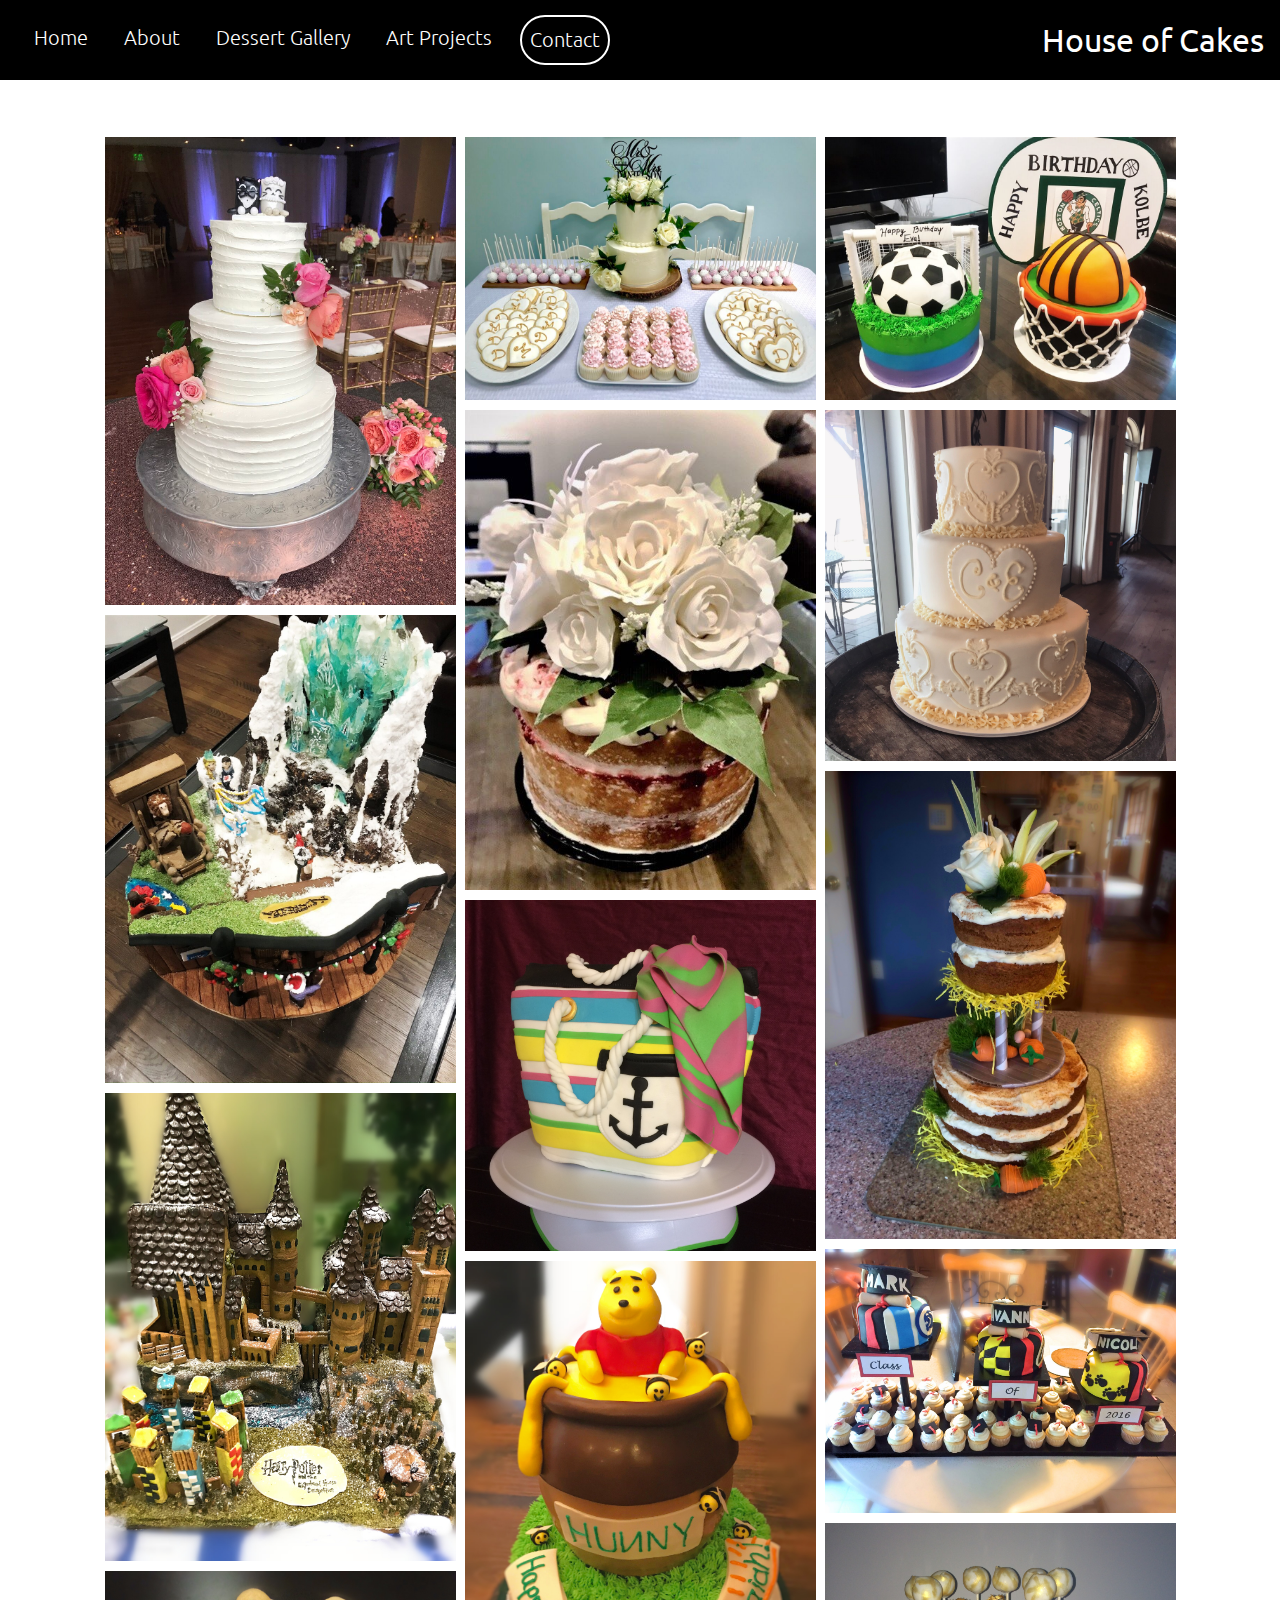
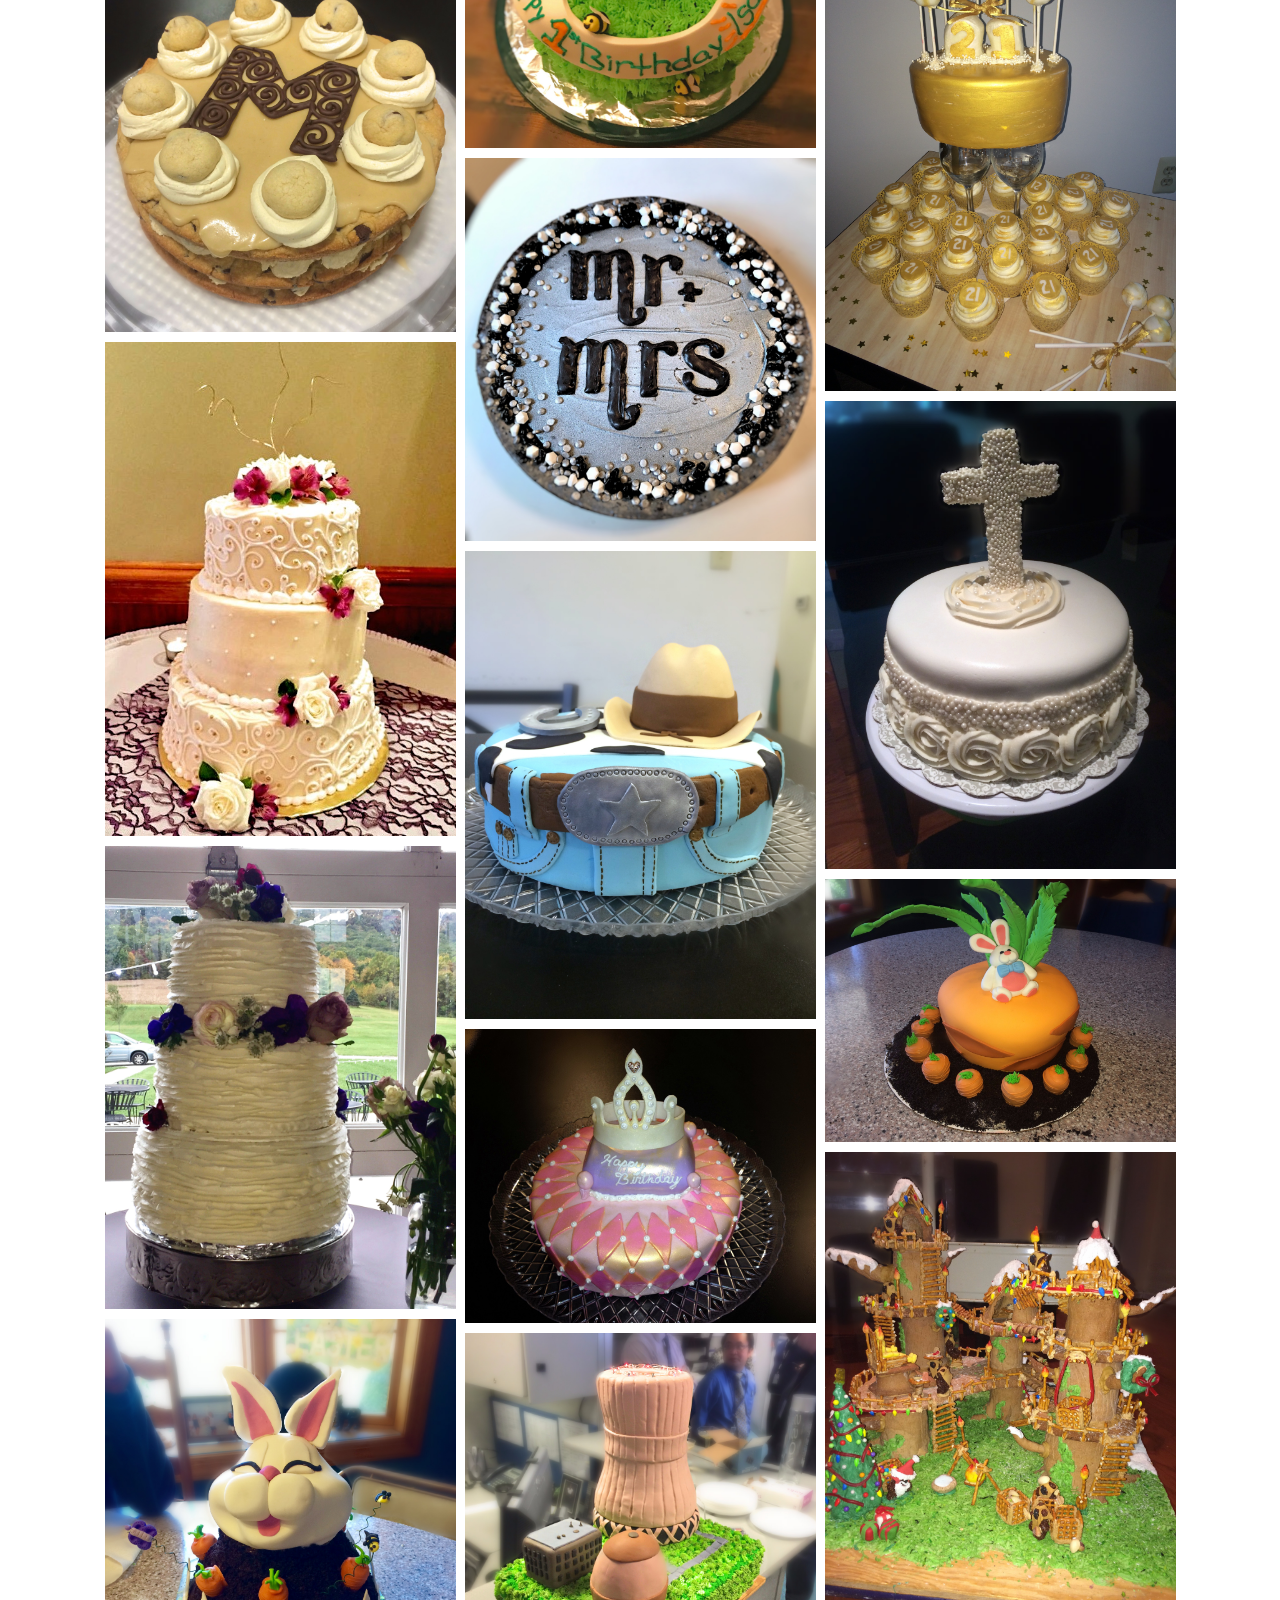
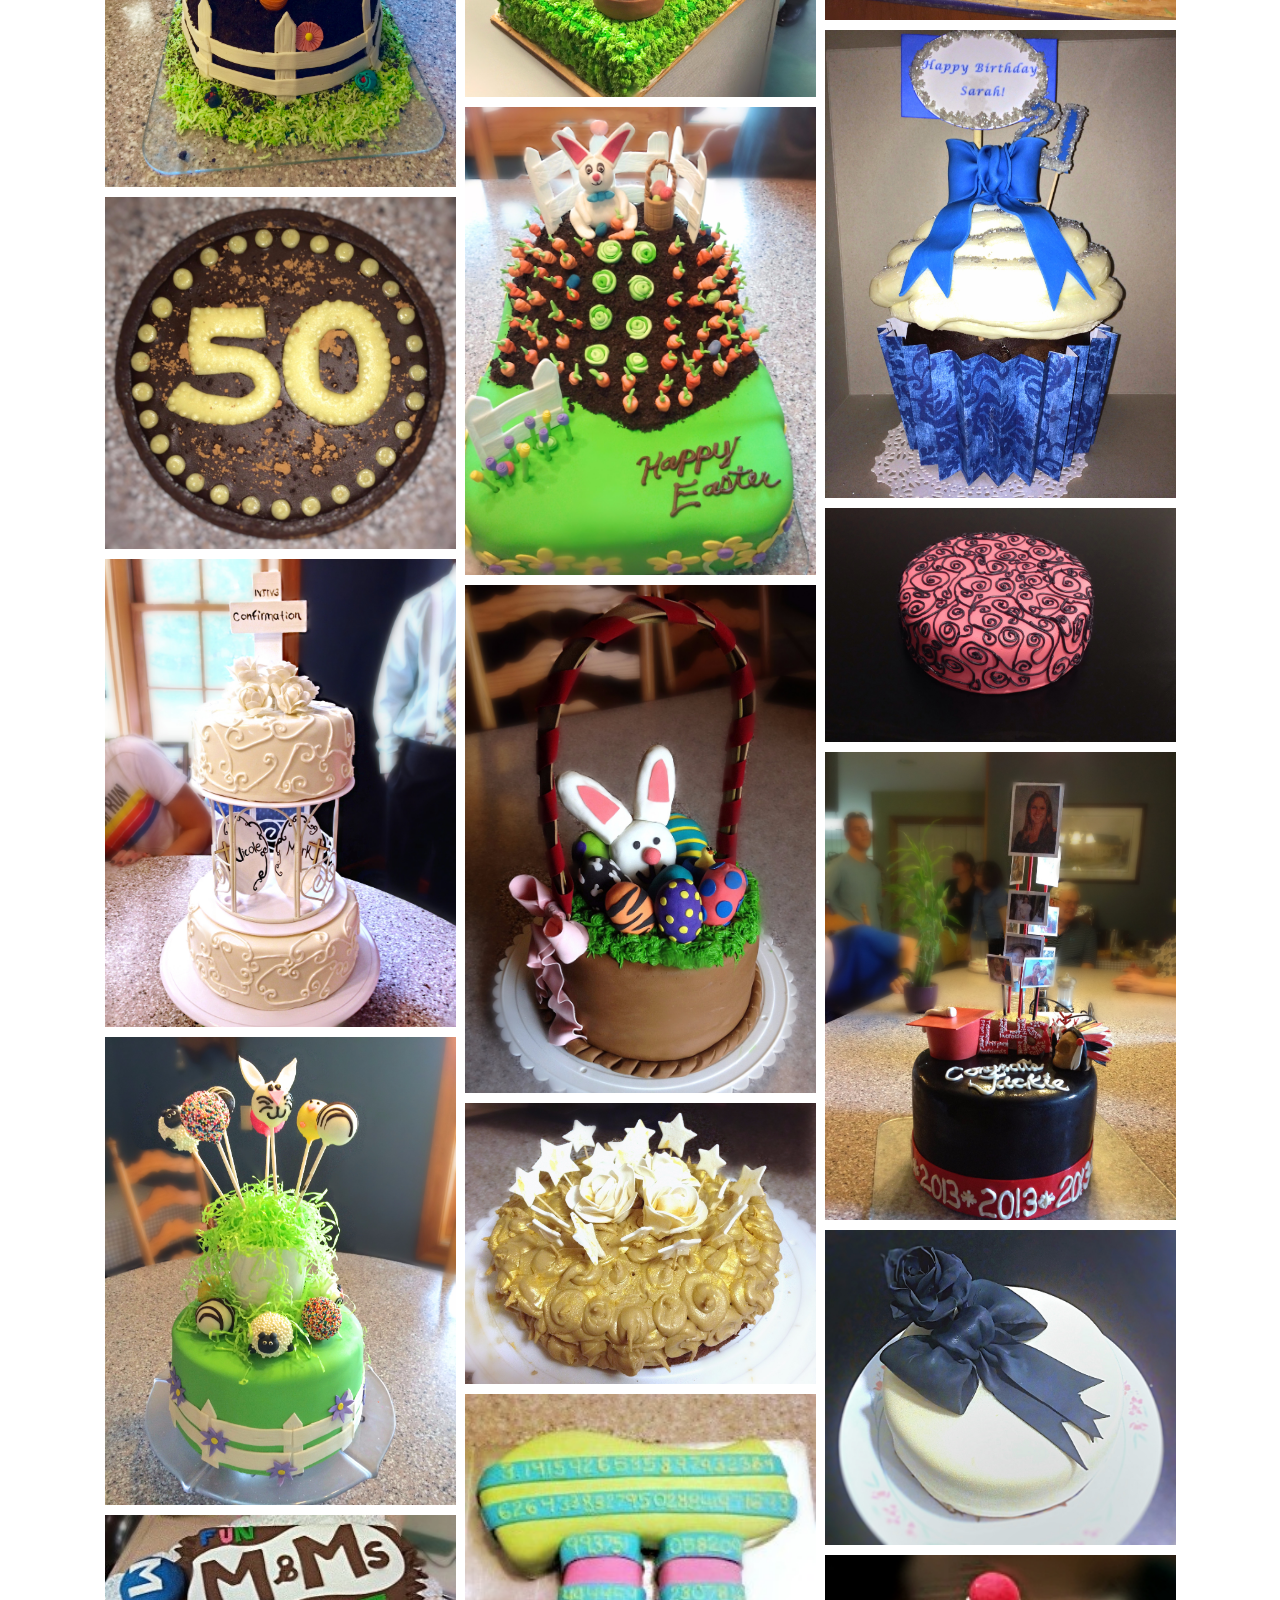
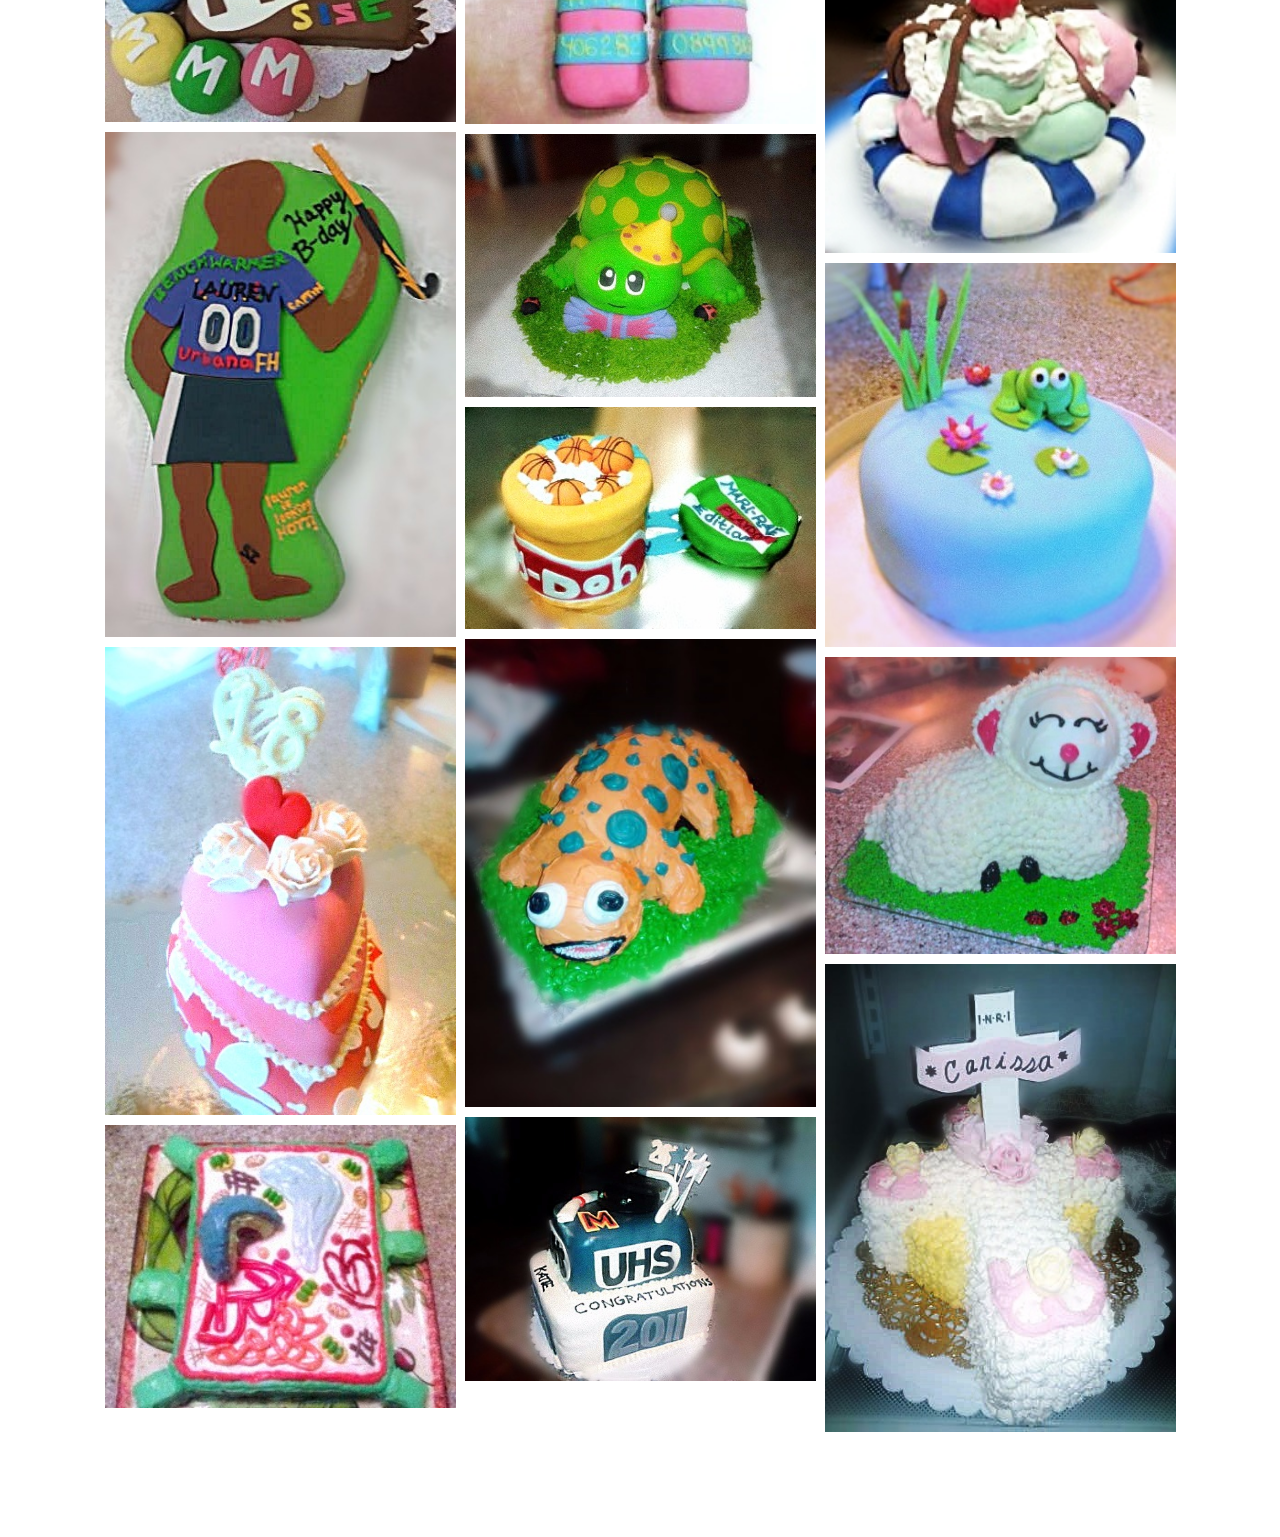
<file: gallery.html>
<!DOCTYPE html>
<html>
<head>
    <title>Cakes - House of Cakes</title>
        <!-- Required  meta tags -->
        <meta charset="utf-8">
        <meta name="viewport" content="width=device-width, initial-scale=1.0, shrink-to-fit=no">
    
        <!-- Bootstrap CSS and main CSS-->
        <link rel="stylesheet" href="https://stackpath.bootstrapcdn.com/bootstrap/4.3.1/css/bootstrap.min.css" integrity="sha384-ggOyR0iXCbMQv3Xipma34MD+dH/1fQ784/j6cY/iJTQUOhcWr7x9JvoRxT2MZw1T" crossorigin="anonymous">
        <link rel="stylesheet" href="./main.css" />
        <link rel="stylesheet" href="./fonts.css" />
    
        <!-- jQuery, Popper.js, Bootstrap JS -->
        <script src="https://code.jquery.com/jquery-3.3.1.slim.min.js" integrity="sha384-q8i/X+965DzO0rT7abK41JStQIAqVgRVzpbzo5smXKp4YfRvH+8abtTE1Pi6jizo" crossorigin="anonymous"></script>
        <script src="https://cdnjs.cloudflare.com/ajax/libs/popper.js/1.14.7/umd/popper.min.js" integrity="sha384-UO2eT0CpHqdSJQ6hJty5KVphtPhzWj9WO1clHTMGa3JDZwrnQq4sF86dIHNDz0W1" crossorigin="anonymous"></script>
        <script src="https://stackpath.bootstrapcdn.com/bootstrap/4.3.1/js/bootstrap.min.js" integrity="sha384-JjSmVgyd0p3pXB1rRibZUAYoIIy6OrQ6VrjIEaFf/nJGzIxFDsf4x0xIM+B07jRM" crossorigin="anonymous"></script>
</head>

<body class="mt-3 pt-3">

<!-- Navigation bar -->
<nav class="navbar navbar-expand-md navbar-light fixed-top bg-black" >

    <button class="navbar-toggler bg-white" type="button" data-toggle="collapse" data-target="#navbarText" aria-controls="navbarText" aria-expanded="false" aria-label="Toggle navigation">
      <span class="navbar-toggler-icon"></span>
    </button>
  
    <div class="collapse navbar-collapse" id="navbarText">
  
      <ul class="navbar-nav mr-auto">
  
        <li class="nav-item active-item">
          <a class="nav-link" href="./index.html">Home <span class="sr-only">(current)</span></a>
        </li>
  
        <li class="nav-item dropdown">
        <a class="nav-link" href="./the-beginning.html" data-toggle="dropdown disabled">About</a>
          <ul class="dropdown-menu">
            <li><a class="dropdown-item" href="./the-beginning.html">The Beginning</a></li>
            <li><a class="dropdown-item" href="./ordering-options.html">Dessert Options</a></li>
          </ul>
        </li>
  
        <li class="nav-item dropdown">
        <a class="nav-link" href="./gallery.html" data-toggle="dropdown disabled">Dessert Gallery</a>
          <ul class="dropdown-menu">
            <li><a class="dropdown-item" href="./gallery.html">Cakes</a></li>
            <li><a class="dropdown-item" href="./cupcakes.html">Cupcakes</a></li>
            <li><a class="dropdown-item" href="./cakepops.html">Cake Pops</a></li>
            <li><a class="dropdown-item" href="./misc.html">Miscellaneous</a></li>
          </ul>
        </li>
  
        <li class="nav-item dropdown">
        <a class="nav-link" href="./construction.html" data-toggle="dropdown disabled">Art Projects</a>
          <ul class="dropdown-menu">
            <li><a class="dropdown-item" href="./construction.html">Drawing Out a Cure</a></li>
            <li><a class="dropdown-item" href="./artful-living.html">Artful Living Event</a></li>
            <li><a class="dropdown-item" href="./miscellaneous.html">Miscellaneous</a></li>
          </ul>
        </li>
  
        <li class="nav-item">
          <a class="nav-link" id="contactfade" href="./contact.html">Contact</a>
        </li>
  
      </ul>
  
      <a href="./index.html">
        <span class="navbar-text desktop" style="font-size: 32px; color:white">
          House of Cakes
        </span>
      </a>
  
    </div>
</nav> 

<!-- Gallery -->
<section class="galleryphotos">
    <img src="./Images/GalleryA01.jpg">
    <img src="./Images/GalleryA02.jpg">
    <img src="./Images/GalleryA03.jpg">
    <img src="./Images/GalleryA04.jpg">
    <img src="./Images/GalleryA05.jpg">
    <img src="./Images/GalleryA06.jpg">
    <img src="./Images/GalleryA07.jpg">
    <img src="./Images/GalleryA08.jpg">
    <img src="./Images/GalleryA09.jpg">
    <img src="./Images/GalleryA10.jpg">
    <img src="./Images/GalleryA11.jpg">
    <img src="./Images/GalleryA12.jpg">
    <img src="./Images/GalleryA13.jpg">
    <img src="./Images/GalleryA14.jpg">
    <img src="./Images/GalleryB01.jpg">
    <img src="./Images/GalleryB02.jpg">
    <img src="./Images/GalleryB03.jpg">
    <img src="./Images/GalleryB04.jpg">
    <img src="./Images/GalleryB05.jpg">
    <img src="./Images/GalleryB06.jpg">
    <img src="./Images/GalleryB07.jpg">
    <img src="./Images/GalleryB08.jpg">
    <img src="./Images/GalleryB09.jpg">
    <img src="./Images/GalleryB10.jpg">
    <img src="./Images/GalleryB11.jpg">
    <img src="./Images/GalleryB12.jpg">
    <img src="./Images/GalleryB13.jpg">
    <img src="./Images/GalleryB14.jpg">
    <img src="./Images/GalleryB15.jpg">
    <img src="./Images/GalleryB16.jpg">
    <img src="./Images/GalleryC01.jpg">
    <img src="./Images/GalleryC02.jpg">
    <img src="./Images/GalleryC03.jpg">
    <img src="./Images/GalleryC04.jpg">
    <img src="./Images/GalleryC05.jpg">
    <img src="./Images/GalleryC06.jpg">
    <img src="./Images/GalleryC07.jpg">
    <img src="./Images/GalleryC08.jpg">
    <img src="./Images/GalleryC09.jpg">
    <img src="./Images/GalleryC10.jpg">
    <img src="./Images/GalleryC11.jpg">
    <img src="./Images/GalleryC12.jpg">
    <img src="./Images/GalleryC13.jpg">
    <img src="./Images/GalleryC14.jpg">
    <img src="./Images/GalleryC15.jpg">
    <img src="./Images/GalleryC16.jpg">
</section>

</body>
</file>
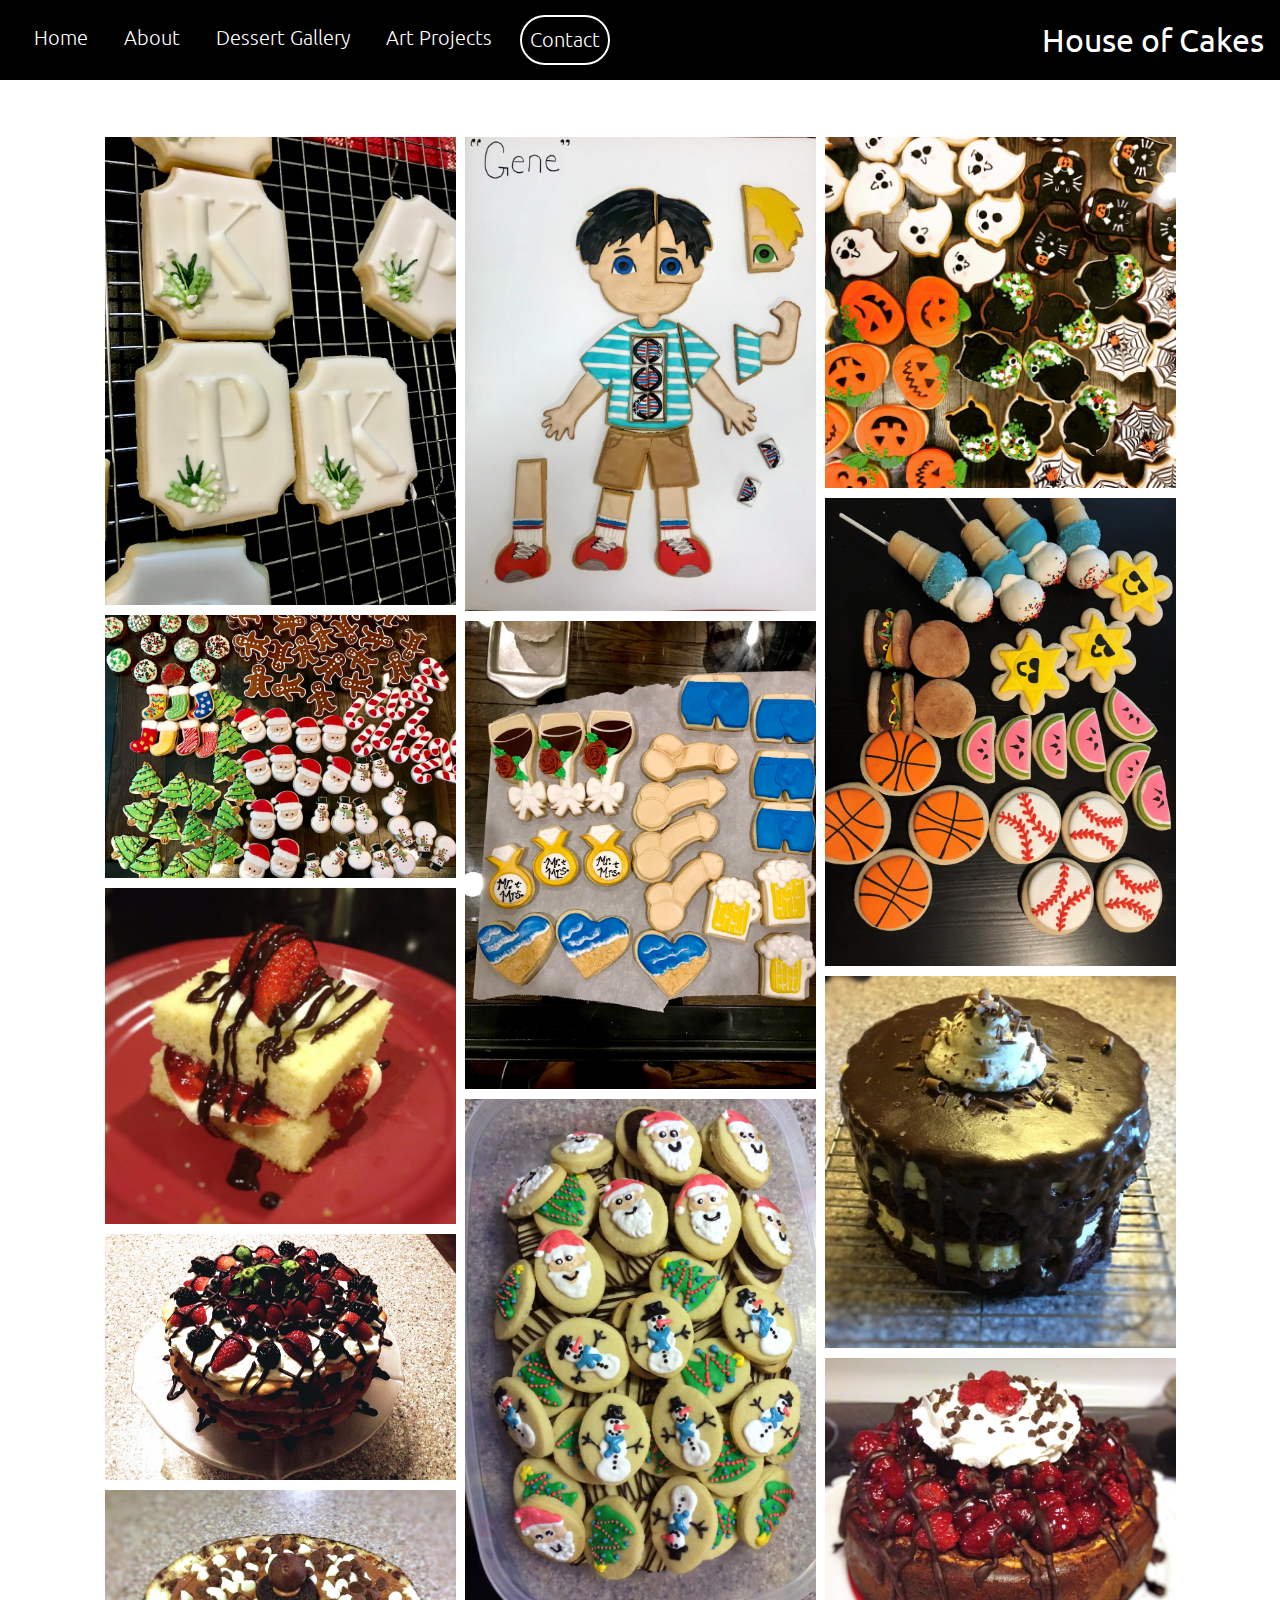
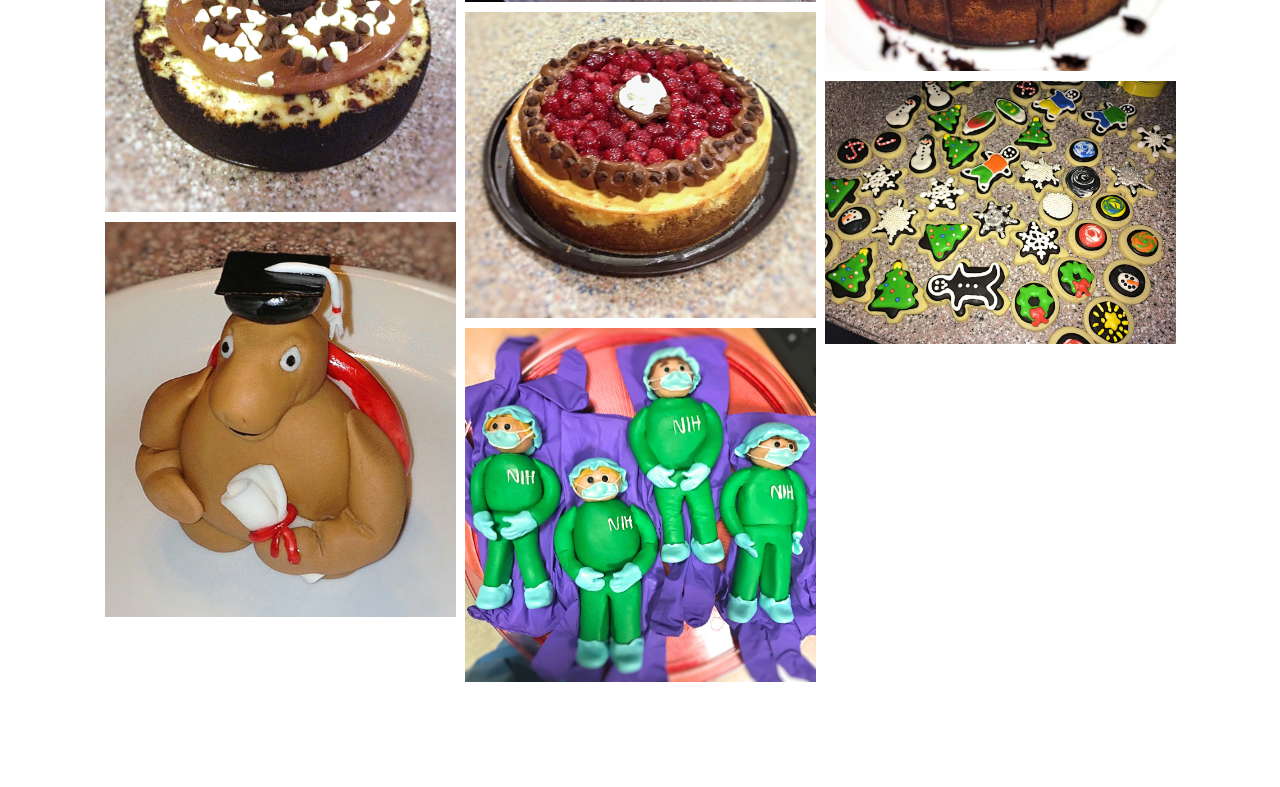
<file: misc.html>
<!DOCTYPE html>
<html>
<head>
    <title>Misc. - House of Cakes</title>
        <!-- Required  meta tags -->
        <meta charset="utf-8">
        <meta name="viewport" content="width=device-width, initial-scale=1.0, shrink-to-fit=no">
    
        <!-- Bootstrap CSS and main CSS-->
        <link rel="stylesheet" href="https://stackpath.bootstrapcdn.com/bootstrap/4.3.1/css/bootstrap.min.css" integrity="sha384-ggOyR0iXCbMQv3Xipma34MD+dH/1fQ784/j6cY/iJTQUOhcWr7x9JvoRxT2MZw1T" crossorigin="anonymous">
        <link rel="stylesheet" href="./main.css" />
        <link rel="stylesheet" href="./fonts.css" />
    
        <!-- jQuery, Popper.js, Bootstrap JS -->
        <script src="https://code.jquery.com/jquery-3.3.1.slim.min.js" integrity="sha384-q8i/X+965DzO0rT7abK41JStQIAqVgRVzpbzo5smXKp4YfRvH+8abtTE1Pi6jizo" crossorigin="anonymous"></script>
        <script src="https://cdnjs.cloudflare.com/ajax/libs/popper.js/1.14.7/umd/popper.min.js" integrity="sha384-UO2eT0CpHqdSJQ6hJty5KVphtPhzWj9WO1clHTMGa3JDZwrnQq4sF86dIHNDz0W1" crossorigin="anonymous"></script>
        <script src="https://stackpath.bootstrapcdn.com/bootstrap/4.3.1/js/bootstrap.min.js" integrity="sha384-JjSmVgyd0p3pXB1rRibZUAYoIIy6OrQ6VrjIEaFf/nJGzIxFDsf4x0xIM+B07jRM" crossorigin="anonymous"></script>
</head>

<body class="mt-3 pt-3">

<!-- Navigation bar -->
<nav class="navbar navbar-expand-md navbar-light fixed-top bg-black" >

    <button class="navbar-toggler bg-white" type="button" data-toggle="collapse" data-target="#navbarText" aria-controls="navbarText" aria-expanded="false" aria-label="Toggle navigation">
      <span class="navbar-toggler-icon"></span>
    </button>
  
    <div class="collapse navbar-collapse" id="navbarText">
  
      <ul class="navbar-nav mr-auto">
  
        <li class="nav-item active-item">
          <a class="nav-link" href="./index.html">Home <span class="sr-only">(current)</span></a>
        </li>
  
        <li class="nav-item dropdown">
        <a class="nav-link" href="./the-beginning.html" data-toggle="dropdown disabled">About</a>
          <ul class="dropdown-menu">
            <li><a class="dropdown-item" href="./the-beginning.html">The Beginning</a></li>
            <li><a class="dropdown-item" href="./ordering-options.html">Dessert Options</a></li>
          </ul>
        </li>
  
        <li class="nav-item dropdown">
        <a class="nav-link" href="./gallery.html" data-toggle="dropdown disabled">Dessert Gallery</a>
          <ul class="dropdown-menu">
            <li><a class="dropdown-item" href="./gallery.html">Cakes</a></li>
            <li><a class="dropdown-item" href="./cupcakes.html">Cupcakes</a></li>
            <li><a class="dropdown-item" href="./cakepops.html">Cake Pops</a></li>
            <li><a class="dropdown-item" href="./misc.html">Miscellaneous</a></li>
          </ul>
        </li>
  
        <li class="nav-item dropdown">
        <a class="nav-link" href="./drawing-out-a-cure.html" data-toggle="dropdown disabled">Art Projects</a>
          <ul class="dropdown-menu">
            <li><a class="dropdown-item" href="./construction.html">Drawing Out a Cure</a></li>
            <li><a class="dropdown-item" href="./artful-living.html">Artful Living Event</a></li>
            <li><a class="dropdown-item" href="./miscellaneous.html">Miscellaneous</a></li>
          </ul>
        </li>
  
        <li class="nav-item">
          <a class="nav-link" id="contactfade" href="./contact.html">Contact</a>
        </li>
  
      </ul>
  
      <a href="./index.html">
        <span class="navbar-text desktop" style="font-size: 32px; color:white">
          House of Cakes
        </span>
      </a>
  
    </div>
</nav> 

<!-- Gallery -->
<section class="galleryphotos">
    <img src="./Images/MiscA01.jpg">
    <img src="./Images/MiscA02.jpg">
    <img src="./Images/MiscA03.jpg">
    <img src="./Images/MiscA04.jpg">
    <img src="./Images/MiscA05.jpg">
    <img src="./Images/MiscA06.jpg">
    <img src="./Images/MiscB01.jpg">
    <img src="./Images/MiscB02.jpg">
    <img src="./Images/MiscB03.jpg">
    <img src="./Images/MiscB04.jpg">
    <img src="./Images/MiscB05.jpg">
    <img src="./Images/MiscC01.jpg">
    <img src="./Images/MiscC02.jpg">
    <img src="./Images/MiscC03.jpg">
    <img src="./Images/MiscC04.jpg">
    <img src="./Images/MiscC05.jpg">
</section>

</body>
</file>
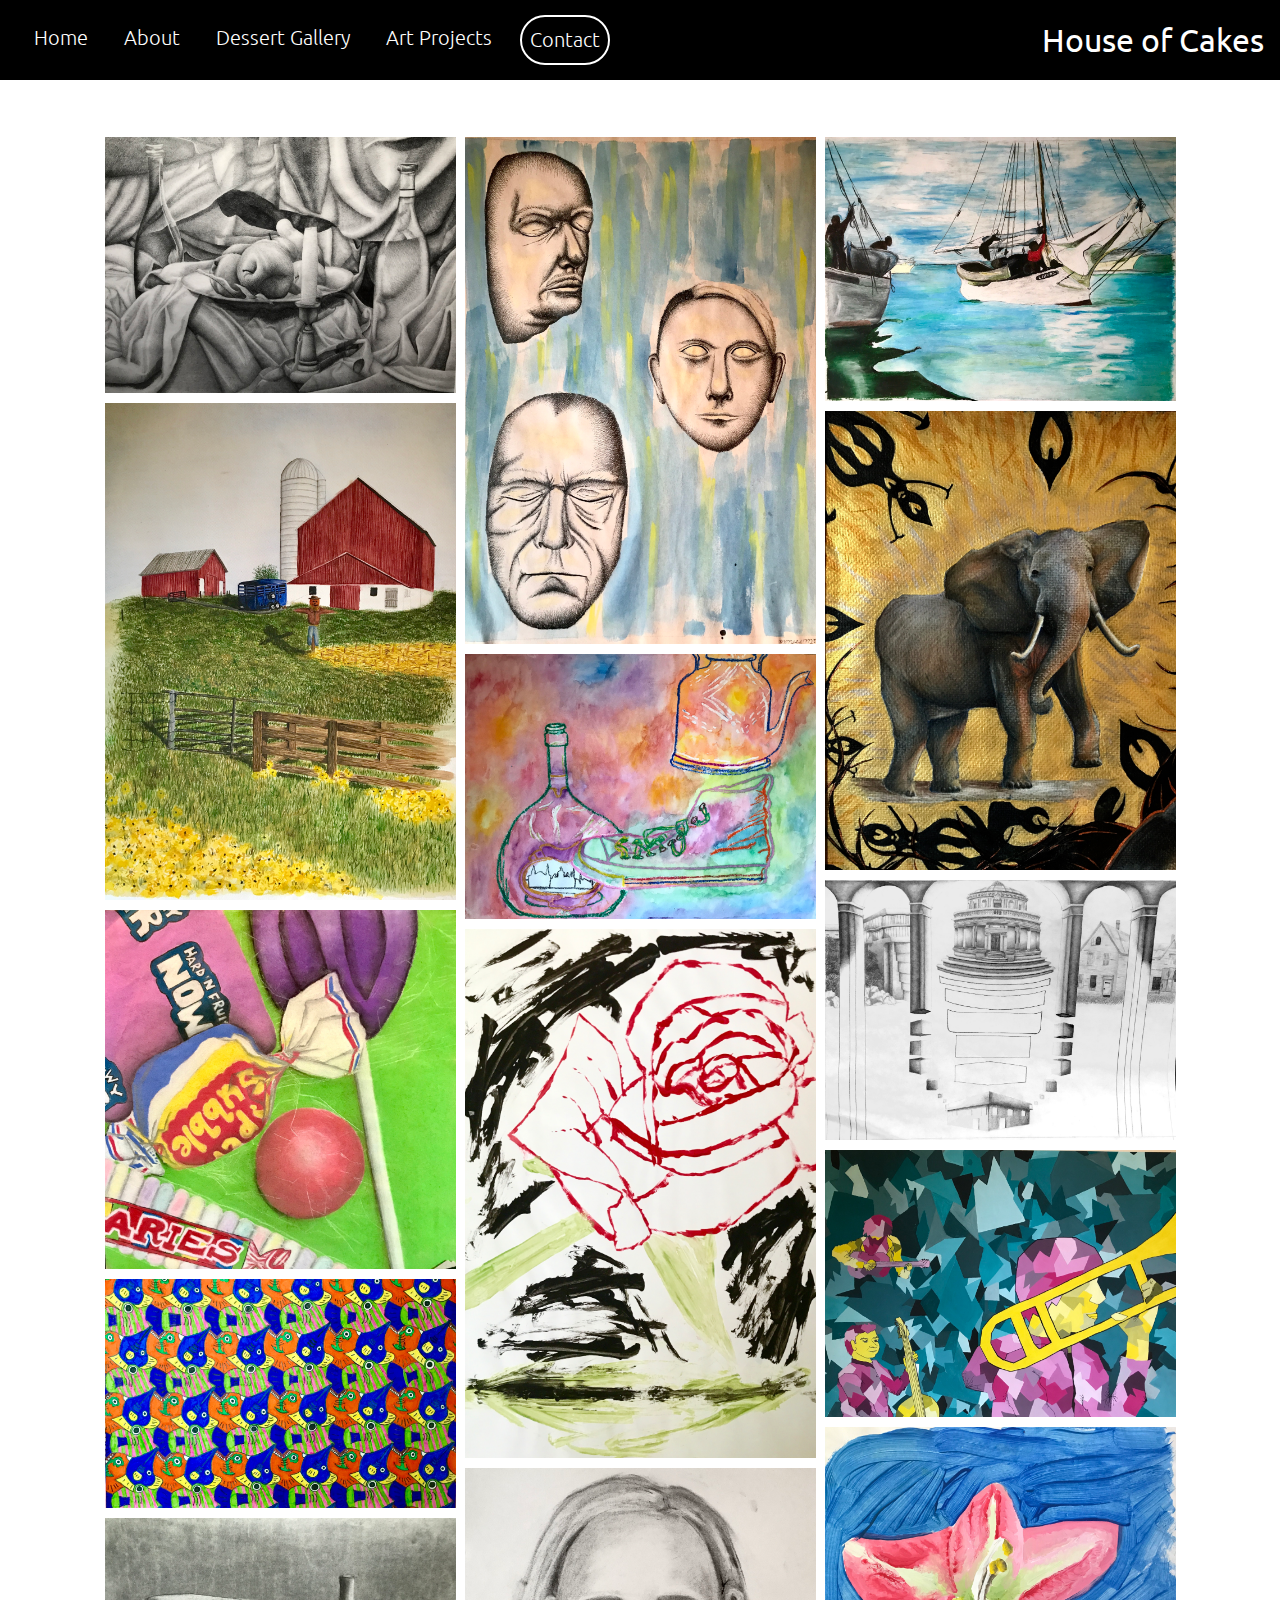
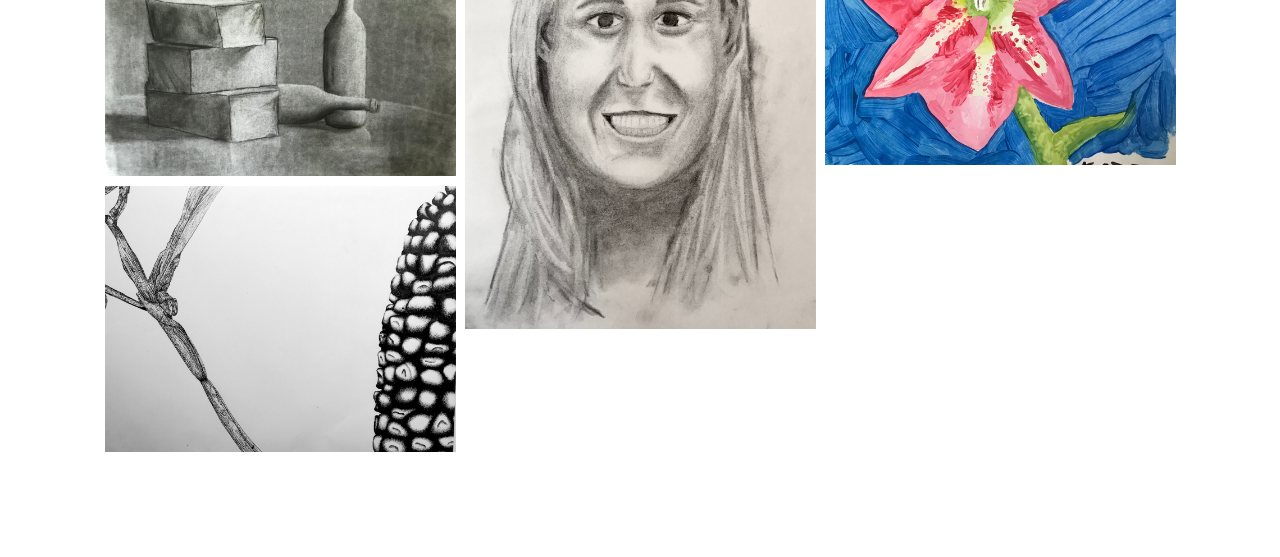
<file: miscellaneous.html>
<!DOCTYPE html>
<html>
<head>
    <title>Miscellaneous - House of Cakes</title>
        <!-- Required  meta tags -->
        <meta charset="utf-8">
        <meta name="viewport" content="width=device-width, initial-scale=1.0, shrink-to-fit=no">
    
        <!-- Bootstrap CSS and main CSS-->
        <link rel="stylesheet" href="https://stackpath.bootstrapcdn.com/bootstrap/4.3.1/css/bootstrap.min.css" integrity="sha384-ggOyR0iXCbMQv3Xipma34MD+dH/1fQ784/j6cY/iJTQUOhcWr7x9JvoRxT2MZw1T" crossorigin="anonymous">
        <link rel="stylesheet" href="./main.css" />
        <link rel="stylesheet" href="./fonts.css" />
    
        <!-- jQuery, Popper.js, Bootstrap JS -->
        <script src="https://code.jquery.com/jquery-3.3.1.slim.min.js" integrity="sha384-q8i/X+965DzO0rT7abK41JStQIAqVgRVzpbzo5smXKp4YfRvH+8abtTE1Pi6jizo" crossorigin="anonymous"></script>
        <script src="https://cdnjs.cloudflare.com/ajax/libs/popper.js/1.14.7/umd/popper.min.js" integrity="sha384-UO2eT0CpHqdSJQ6hJty5KVphtPhzWj9WO1clHTMGa3JDZwrnQq4sF86dIHNDz0W1" crossorigin="anonymous"></script>
        <script src="https://stackpath.bootstrapcdn.com/bootstrap/4.3.1/js/bootstrap.min.js" integrity="sha384-JjSmVgyd0p3pXB1rRibZUAYoIIy6OrQ6VrjIEaFf/nJGzIxFDsf4x0xIM+B07jRM" crossorigin="anonymous"></script>
</head>

<body class="mt-3 pt-3">

<!-- Navigation bar -->
<nav class="navbar navbar-expand-md navbar-light fixed-top bg-black" >

    <button class="navbar-toggler bg-white" type="button" data-toggle="collapse" data-target="#navbarText" aria-controls="navbarText" aria-expanded="false" aria-label="Toggle navigation">
      <span class="navbar-toggler-icon"></span>
    </button>
  
    <div class="collapse navbar-collapse" id="navbarText">
  
      <ul class="navbar-nav mr-auto">
  
        <li class="nav-item active-item">
          <a class="nav-link" href="./index.html">Home <span class="sr-only">(current)</span></a>
        </li>
  
        <li class="nav-item dropdown">
        <a class="nav-link" href="./the-beginning.html" data-toggle="dropdown disabled">About</a>
          <ul class="dropdown-menu">
            <li><a class="dropdown-item" href="./the-beginning.html">The Beginning</a></li>
            <li><a class="dropdown-item" href="./ordering-options.html">Dessert Options</a></li>
          </ul>
        </li>
  
        <li class="nav-item dropdown">
        <a class="nav-link" href="./gallery.html" data-toggle="dropdown disabled">Dessert Gallery</a>
          <ul class="dropdown-menu">
            <li><a class="dropdown-item" href="./gallery.html">Cakes</a></li>
            <li><a class="dropdown-item" href="./cupcakes.html">Cupcakes</a></li>
            <li><a class="dropdown-item" href="./cakepops.html">Cake Pops</a></li>
            <li><a class="dropdown-item" href="./misc.html">Miscellaneous</a></li>
          </ul>
        </li>
  
        <li class="nav-item dropdown">
        <a class="nav-link" href="./construction.html" data-toggle="dropdown disabled">Art Projects</a>
          <ul class="dropdown-menu">
            <li><a class="dropdown-item" href="./construction.html">Drawing Out a Cure</a></li>
            <li><a class="dropdown-item" href="./artful-living.html">Artful Living Event</a></li>
            <li><a class="dropdown-item" href="./miscellaneous.html">Miscellaneous</a></li>
          </ul>
        </li>
  
        <li class="nav-item">
          <a class="nav-link" id="contactfade" href="./contact.html">Contact</a>
        </li>
  
      </ul>
  
      <a href="./index.html">
        <span class="navbar-text desktop" style="font-size: 32px; color:white">
          House of Cakes
        </span>
      </a>
  
    </div>
</nav> 

<!-- Gallery -->
<section class="galleryphotos">
    <img src="./Images/ArtMisc01.jpg">
    <img src="./Images/ArtMisc02.jpg">
    <img src="./Images/ArtMisc03.jpg">
    <img src="./Images/ArtMisc04.jpg">
    <img src="./Images/ArtMisc05.jpg">
    <img src="./Images/ArtMisc06.jpg">
    <img src="./Images/ArtMisc07.jpg">
    <img src="./Images/ArtMisc08.jpg">
    <img src="./Images/ArtMisc09.jpg">
    <img src="./Images/ArtMisc10.jpg">
    <img src="./Images/ArtMisc11.jpg">
    <img src="./Images/ArtMisc12.jpg">
    <img src="./Images/ArtMisc13.jpg">
    <img src="./Images/ArtMisc14.jpg">
    <img src="./Images/ArtMisc15.jpg">
</section>

</body>
</file>
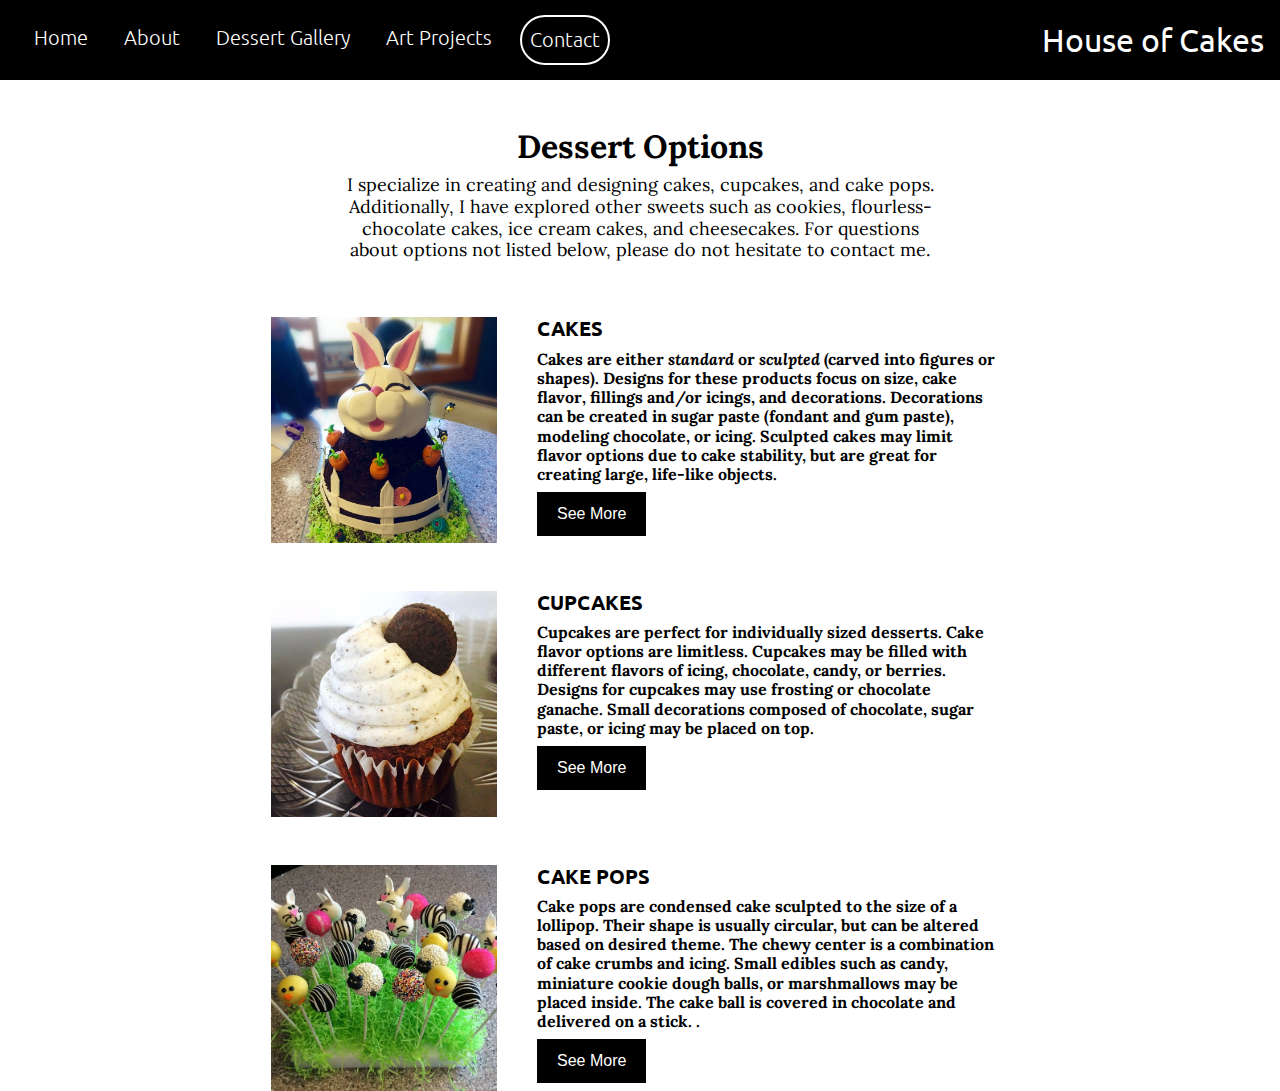
<file: ordering-options.html>
<!DOCTYPE html>
<html>
<head>
    <title>Dessert Options - House of Cakes</title>
     <!-- Required  meta tags -->
     <meta charset="utf-8">
     <meta name="viewport" content="width=device-width, initial-scale=1.0, shrink-to-fit=no">
 
     <!-- Bootstrap CSS and main CSS-->
     <link rel="stylesheet" href="https://stackpath.bootstrapcdn.com/bootstrap/4.3.1/css/bootstrap.min.css" integrity="sha384-ggOyR0iXCbMQv3Xipma34MD+dH/1fQ784/j6cY/iJTQUOhcWr7x9JvoRxT2MZw1T" crossorigin="anonymous">
     <link rel="stylesheet" href="./main.css" />
     <link rel="stylesheet" href="./fonts.css" />
 
     <!-- jQuery, Popper.js, Bootstrap JS -->
     <script src="https://code.jquery.com/jquery-3.3.1.slim.min.js" integrity="sha384-q8i/X+965DzO0rT7abK41JStQIAqVgRVzpbzo5smXKp4YfRvH+8abtTE1Pi6jizo" crossorigin="anonymous"></script>
     <script src="https://cdnjs.cloudflare.com/ajax/libs/popper.js/1.14.7/umd/popper.min.js" integrity="sha384-UO2eT0CpHqdSJQ6hJty5KVphtPhzWj9WO1clHTMGa3JDZwrnQq4sF86dIHNDz0W1" crossorigin="anonymous"></script>
     <script src="https://stackpath.bootstrapcdn.com/bootstrap/4.3.1/js/bootstrap.min.js" integrity="sha384-JjSmVgyd0p3pXB1rRibZUAYoIIy6OrQ6VrjIEaFf/nJGzIxFDsf4x0xIM+B07jRM" crossorigin="anonymous"></script>
 </head>
 
 <body class="mt-3 pt-3">
 
     <!-- Navigation bar -->
     <nav class="navbar navbar-expand-md navbar-light fixed-top bg-black" >
     
         <button class="navbar-toggler bg-white" type="button" data-toggle="collapse" data-target="#navbarText" aria-controls="navbarText" aria-expanded="false" aria-label="Toggle navigation">
         <span class="navbar-toggler-icon"></span>
         </button>
     
         <div class="collapse navbar-collapse" id="navbarText">
     
         <ul class="navbar-nav mr-auto">
     
             <li class="nav-item active-item">
             <a class="nav-link" href="./index.html">Home <span class="sr-only">(current)</span></a>
             </li>
     
             <li class="nav-item dropdown">
             <a class="nav-link" href="./the-beginning.html" data-toggle="dropdown disabled">About</a>
             <ul class="dropdown-menu">
                 <li><a class="dropdown-item" href="./the-beginning.html">The Beginning</a></li>
                 <li><a class="dropdown-item" href="./ordering-options.html">Dessert Options</a></li>
             </ul>
             </li>
     
             <li class="nav-item dropdown">
             <a class="nav-link" href="./gallery.html" data-toggle="dropdown disabled">Dessert Gallery</a>
             <ul class="dropdown-menu">
                 <li><a class="dropdown-item" href="./gallery.html">Cakes</a></li>
                 <li><a class="dropdown-item" href="./cupcakes.html">Cupcakes</a></li>
                 <li><a class="dropdown-item" href="./cakepops.html">Cake Pops</a></li>
                 <li><a class="dropdown-item" href="./misc.html">Miscellaneous</a></li>
             </ul>
             </li>
     
             <li class="nav-item dropdown">
             <a class="nav-link" href="./construction.html" data-toggle="dropdown disabled">Art Projects</a>
                <ul class="dropdown-menu">
                    <li><a class="dropdown-item" href="./construction.html">Drawing Out a Cure</a></li>
                    <li><a class="dropdown-item" href="./artful-living.html">Artful Living Event</a></li>
                    <li><a class="dropdown-item" href="./miscellaneous.html">Miscellaneous</a></li>
                </ul>
             </li>
     
             <li class="nav-item">
             <a class="nav-link" id="contactfade" href="./contact.html">Contact</a>
             </li>
     
         </ul>
     
         <a href="./index.html">
             <span class="navbar-text desktop" style="font-size: 32px; color:white">
             House of Cakes
             </span>
         </a>
     
         </div>
     
     </nav>

<!-- Header -->
<div class="container-fluid d-flex justify-content-center mt-5">
    <div class="row" style="max-width:650px">
        <div class="col-12 mt-5">
            <h4 id="dessertOptionsTitle">Dessert Options</h4>
            <h5 id="dessertOptionsSummary">I specialize in creating and designing cakes, cupcakes, and cake pops. Additionally, I have explored other sweets such as cookies, flourless-chocolate cakes, ice cream cakes, and cheesecakes. For questions about options not listed below, please do not hesitate to contact me.</h4>
        </div>     
    </div>
</div>

<!-- Cake Options -->
<div class="container-fluid d-flex justify-content-center mt-5">
    <div class="row optionsPanel">
        <div class="col-md-4">
            <img class="cropped3" src="./Images/OrderingOptions01.jpg" width=100%>
        </div>     
        <div class="col-md-8">
            <h1 id="dessertOptionsLabel">CAKES</h1>
            <h4 id="dessertOptionsDescription">Cakes are either <i>standard</i> or <i>sculpted</i> (carved into figures or shapes). Designs for these products focus on <b>size</b>, <b>cake flavor</b>, <b>fillings and/or icings</b>, and <b>decorations</b>. Decorations can be created in sugar paste (fondant and gum paste), modeling chocolate, or icing. Sculpted cakes may limit flavor options due to cake stability, but are great for creating large, life-like objects.</h4>
            <a href="./gallery.html"><button class="optionsButton">See More</button></a>
        </div>
    </div>
</div>

<!-- Cupcake Options -->
<div class="container-fluid d-flex justify-content-center mt-5">
    <div class="row optionsPanel">
        <div class="col-md-4">
            <img class="cropped3" src="./Images/OrderingOptions02.jpg" width=100%>
        </div>     
        <div class="col-md-8">
            <h1 id="dessertOptionsLabel">CUPCAKES</h1>
            <h4 id="dessertOptionsDescription">Cupcakes are perfect for individually sized desserts. Cake flavor options are limitless. Cupcakes may be filled with different flavors of icing, chocolate, candy, or berries. Designs for cupcakes may use frosting or chocolate ganache. Small decorations composed of chocolate, sugar paste, or icing may be placed on top.</h4>
            <a href="./cupcakes.html"><button class="optionsButton">See More</button></a>
        </div>
    </div>
</div>

<!-- Cake Pop Options -->
<div class="container-fluid d-flex justify-content-center mt-5">
    <div class="row optionsPanel">
        <div class="col-md-4">
            <img class="cropped3" src="./Images/OrderingOptions03.jpg" width=100%>
        </div>     
        <div class="col-md-8">
            <h1 id="dessertOptionsLabel">CAKE POPS</h1>
            <h4 id="dessertOptionsDescription">Cake pops are condensed cake sculpted to the size of a lollipop. Their shape is usually circular, but can be altered based on desired theme. The chewy center is a combination of cake crumbs and icing. Small edibles such as candy, miniature cookie dough balls, or marshmallows may be placed inside. The cake ball is covered in chocolate and delivered on a stick. .</h4>
            <a href="./cakepops.html"><button class="optionsButton">See More</button></a>
        </div>
    </div>
</div>

</body>

</html>
</file>
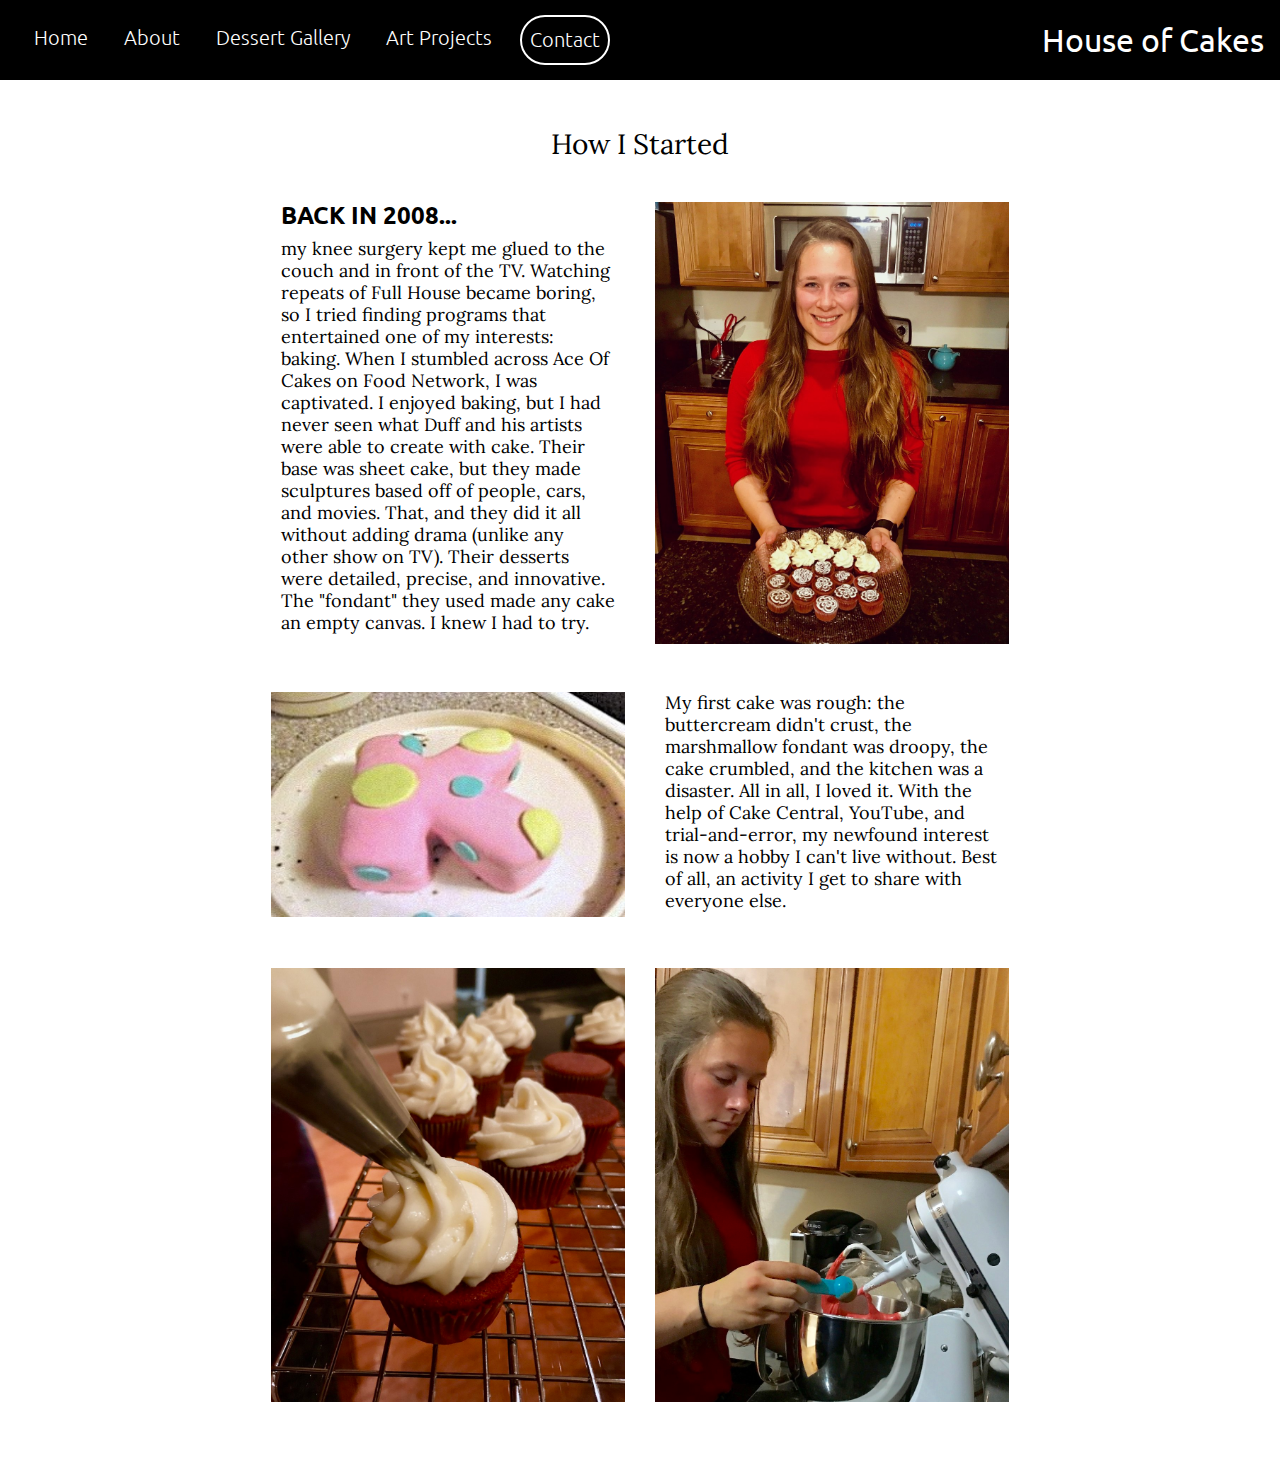
<file: the-beginning.html>
<!DOCTYPE html>
<html>
<head>
    <title>The Beginning - House of Cakes</title>
    <!-- Required  meta tags -->
    <meta charset="utf-8">
    <meta name="viewport" content="width=device-width, initial-scale=1.0, shrink-to-fit=no">

    <!-- Bootstrap CSS and main CSS-->
    <link rel="stylesheet" href="https://stackpath.bootstrapcdn.com/bootstrap/4.3.1/css/bootstrap.min.css" integrity="sha384-ggOyR0iXCbMQv3Xipma34MD+dH/1fQ784/j6cY/iJTQUOhcWr7x9JvoRxT2MZw1T" crossorigin="anonymous">
    <link rel="stylesheet" href="./main.css" />
    <link rel="stylesheet" href="./fonts.css" />

    <!-- jQuery, Popper.js, Bootstrap JS -->
    <script src="https://code.jquery.com/jquery-3.3.1.slim.min.js" integrity="sha384-q8i/X+965DzO0rT7abK41JStQIAqVgRVzpbzo5smXKp4YfRvH+8abtTE1Pi6jizo" crossorigin="anonymous"></script>
    <script src="https://cdnjs.cloudflare.com/ajax/libs/popper.js/1.14.7/umd/popper.min.js" integrity="sha384-UO2eT0CpHqdSJQ6hJty5KVphtPhzWj9WO1clHTMGa3JDZwrnQq4sF86dIHNDz0W1" crossorigin="anonymous"></script>
    <script src="https://stackpath.bootstrapcdn.com/bootstrap/4.3.1/js/bootstrap.min.js" integrity="sha384-JjSmVgyd0p3pXB1rRibZUAYoIIy6OrQ6VrjIEaFf/nJGzIxFDsf4x0xIM+B07jRM" crossorigin="anonymous"></script>
</head>

<body class="mt-3 pt-3">

    <!-- Navigation bar -->
    <nav class="navbar navbar-expand-md navbar-light fixed-top bg-black" >
    
        <button class="navbar-toggler bg-white" type="button" data-toggle="collapse" data-target="#navbarText" aria-controls="navbarText" aria-expanded="false" aria-label="Toggle navigation">
        <span class="navbar-toggler-icon"></span>
        </button>
    
        <div class="collapse navbar-collapse" id="navbarText">
    
        <ul class="navbar-nav mr-auto">
    
            <li class="nav-item active-item">
            <a class="nav-link" href="./index.html">Home <span class="sr-only">(current)</span></a>
            </li>
    
            <li class="nav-item dropdown">
            <a class="nav-link" href="./the-beginning.html" data-toggle="dropdown disabled">About</a>
            <ul class="dropdown-menu">
                <li><a class="dropdown-item" href="./the-beginning.html">The Beginning</a></li>
                <li><a class="dropdown-item" href="./ordering-options.html">Dessert Options</a></li>
            </ul>
            </li>
    
            <li class="nav-item dropdown">
            <a class="nav-link" href="./gallery.html" data-toggle="dropdown disabled">Dessert Gallery</a>
            <ul class="dropdown-menu">
                <li><a class="dropdown-item" href="./gallery.html">Cakes</a></li>
                <li><a class="dropdown-item" href="./cupcakes.html">Cupcakes</a></li>
                <li><a class="dropdown-item" href="./cakepops.html">Cake Pops</a></li>
                <li><a class="dropdown-item" href="./misc.html">Miscellaneous</a></li>
            </ul>
            </li>
    
            <li class="nav-item dropdown">
            <a class="nav-link" href="./construction.html" data-toggle="dropdown disabled">Art Projects</a>
            <ul class="dropdown-menu">
                <li><a class="dropdown-item" href="./construction.html">Drawing Out a Cure</a></li>
                <li><a class="dropdown-item" href="./artful-living.html">Artful Living Event</a></li>
                <li><a class="dropdown-item" href="./miscellaneous.html">Miscellaneous</a></li>
            </ul>
            </li>
    
            <li class="nav-item">
            <a class="nav-link" id="contactfade" href="./contact.html">Contact</a>
            </li>
    
        </ul>
    
        <a href="./index.html">
            <span class="navbar-text desktop" style="font-size: 32px; color:white">
            House of Cakes
            </span>
        </a>
    
        </div>
    
    </nav>

<!-- Main Page -->
<div class="container-fluid d-flex justify-content-center mt-5 mb-3">
    <div class="row" style="max-width:768px">
        <div class="col-12 mt-5">
            <h5 style="text-align:center; font-size:28px;">How I Started</h5>
        </div>
    </div>
</div>

<!-- Section One -->
<div class="container-fluid d-flex justify-content-center my-3">
    <div class="row" style="max-width:768px">
        <div class="col-sm-6 my-3">
            <h1 id="theBeginningTitle">BACK IN 2008...</h1>
            <h5 id="theBeginningText">my knee surgery kept me glued to the couch and in front of the TV. Watching repeats of Full House became boring, so I tried finding programs that entertained one of my interests: baking. When I stumbled across Ace Of Cakes on Food Network, I was captivated. I enjoyed baking, but I had never seen what Duff and his artists were able to create with cake. Their base was sheet cake, but they made sculptures based off of people, cars, and movies. That, and they did it all without adding drama (unlike any other show on TV). Their desserts were detailed, precise, and innovative. The "fondant" they used made any cake an empty canvas.  I knew I had to try.</h4>
        </div>
        <div class="col-sm-6 my-3">
            <img src="./Images/TheBeginning02.jpg" width=100%>
        </div>
    </div>
</div>

<!-- Section Two  -->
<div class="container-fluid d-flex justify-content-center my-3">
    <div class="row" style="max-width:768px">
        <div class="col-sm-6 my-3">
            <img src="./Images/TheBeginning01.jpg" id="theBeginningPhoto1">
        </div>
        <div class="col-sm-6 my-3">
            <h5 id="theBeginningText">My first cake was rough: the buttercream didn't crust, the marshmallow fondant was droopy, the cake crumbled, and the kitchen was a disaster. All in all, I loved it. With the help of Cake Central, YouTube, and trial-and-error, my newfound interest is now a hobby I can't live without. Best of all, an activity I get to share with everyone else. </h4>
        </div>
    </div>
</div>

<!-- Section Three -->
<div class="container-fluid d-flex justify-content-center mt-3 mb-5">    
    <div class="row" style="max-width:768px">
        <div class="col-sm-6 my-3">
            <img src="./Images/TheBeginning03.jpg" width=100%>
        </div>
        <div class="col-sm-6 my-3">
            <img src="./Images/TheBeginning04.jpg" width=100%>
        </div>
    </div>
</div>


</body>
</html>
</file>
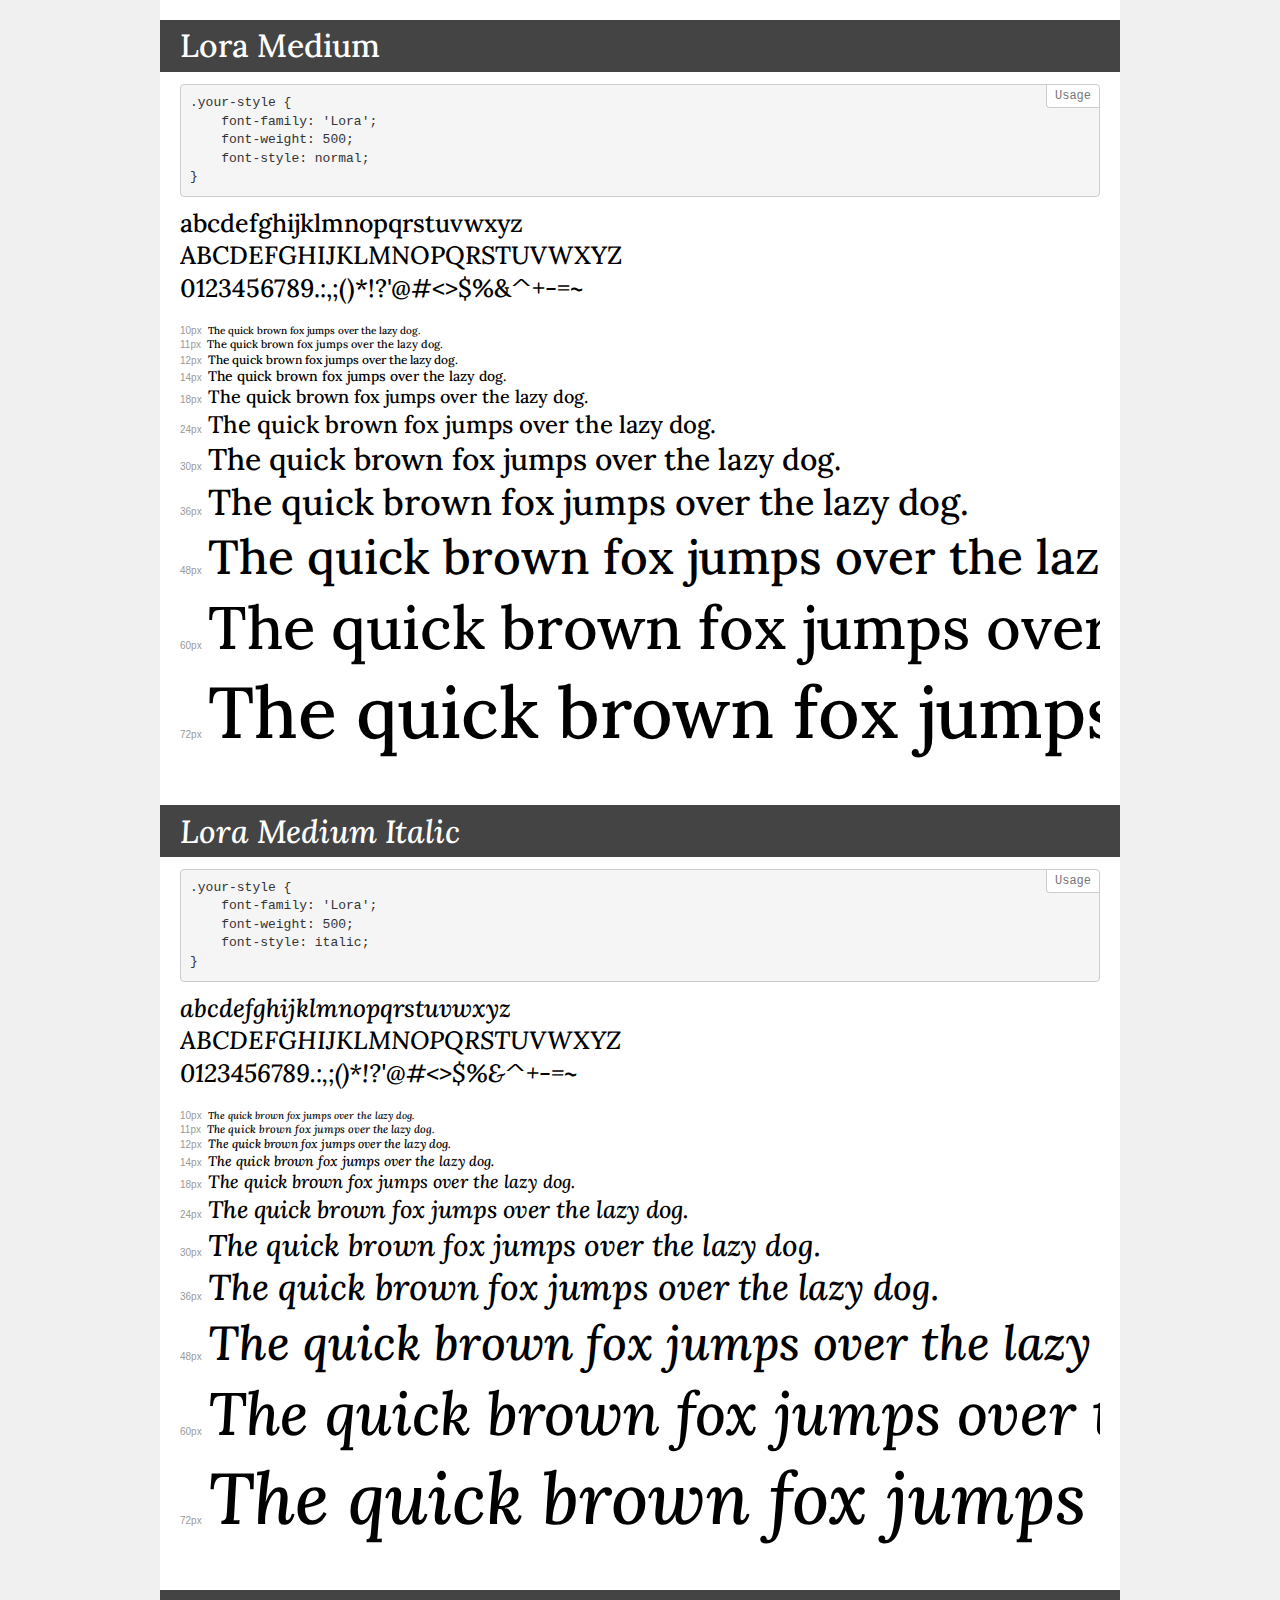
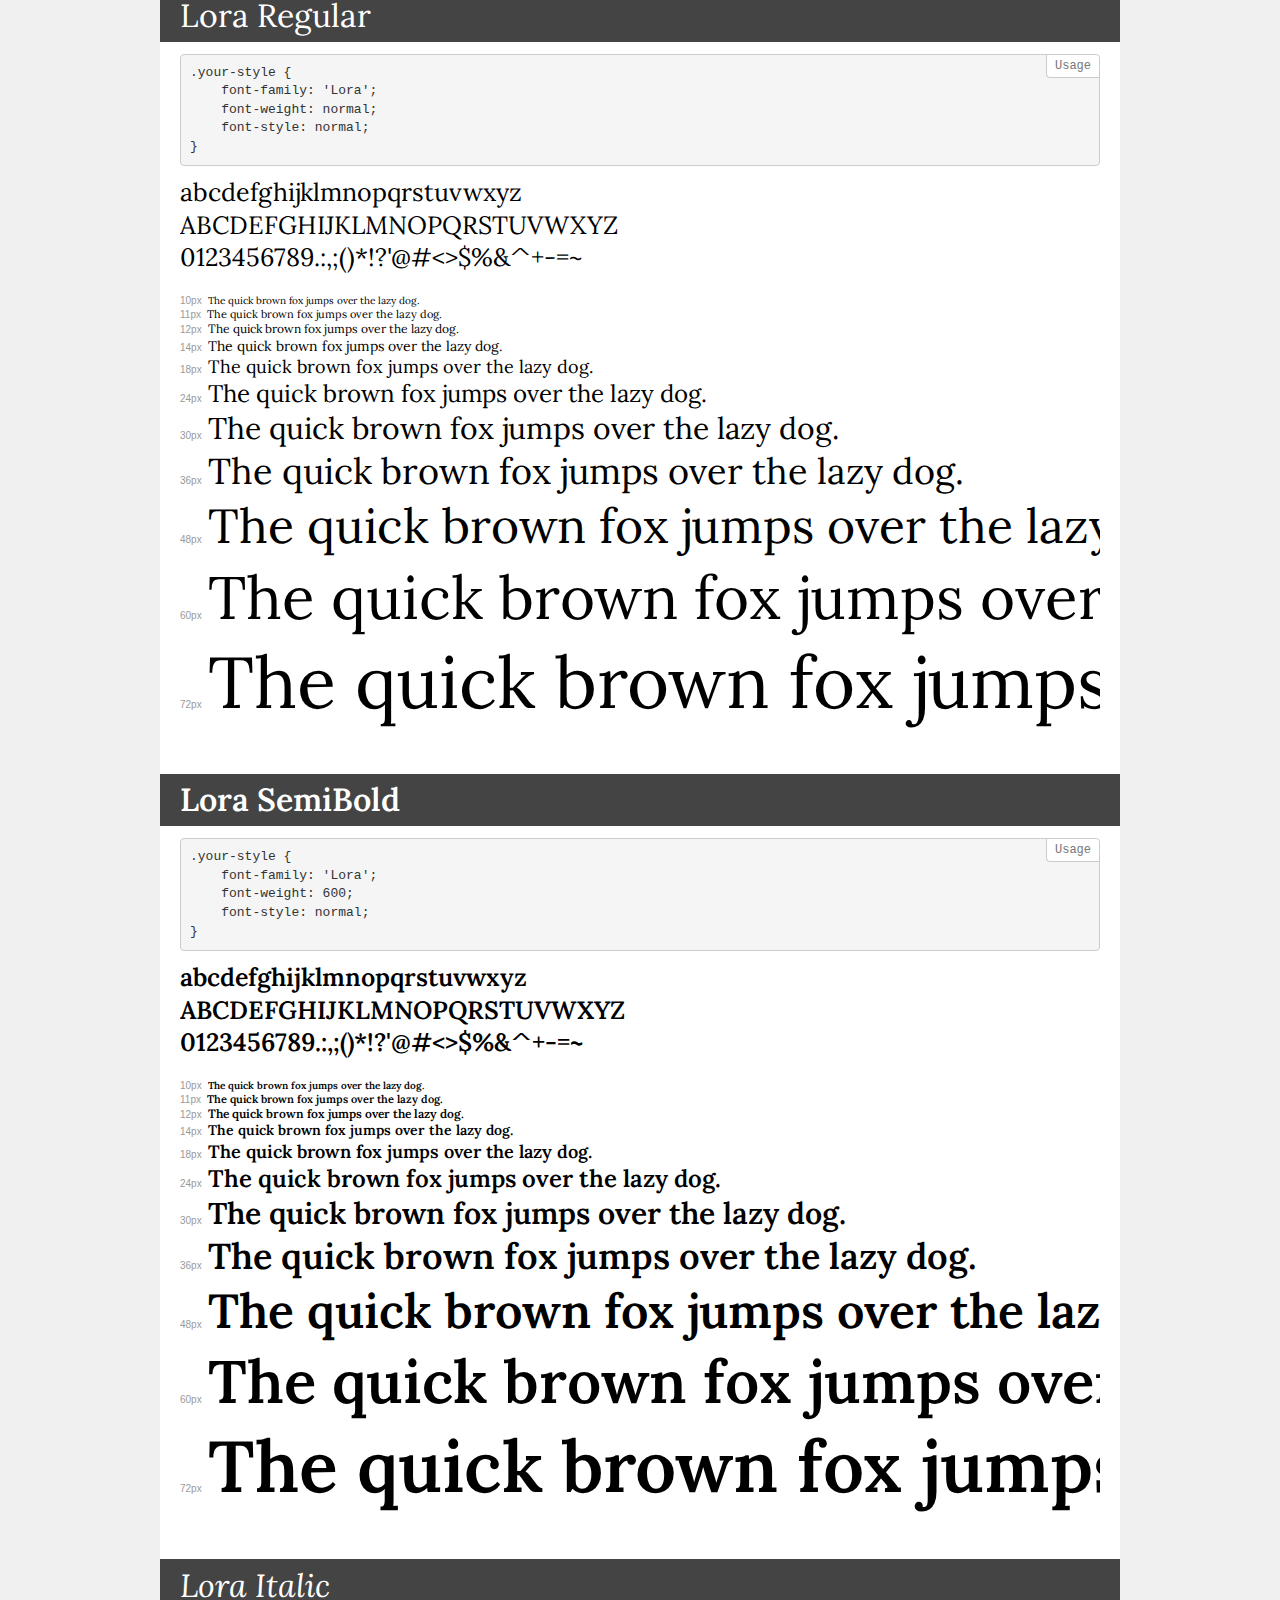
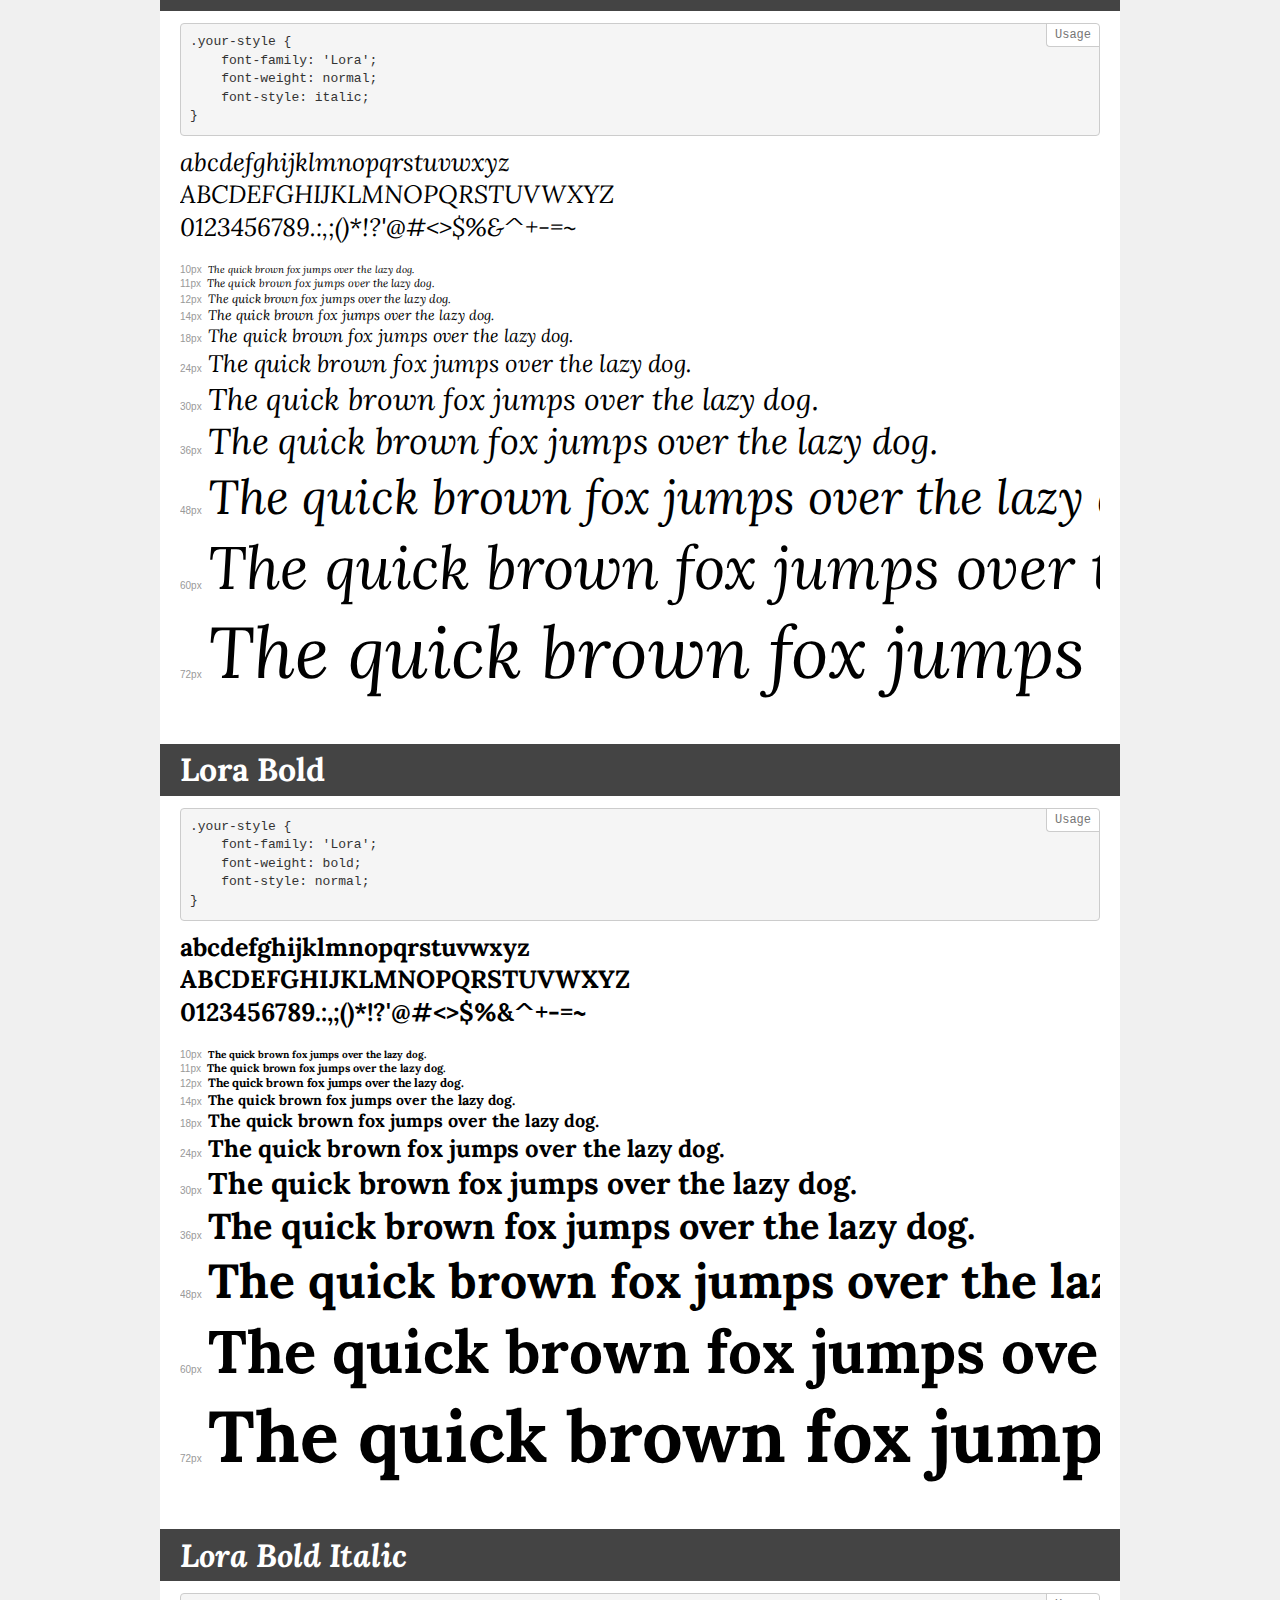
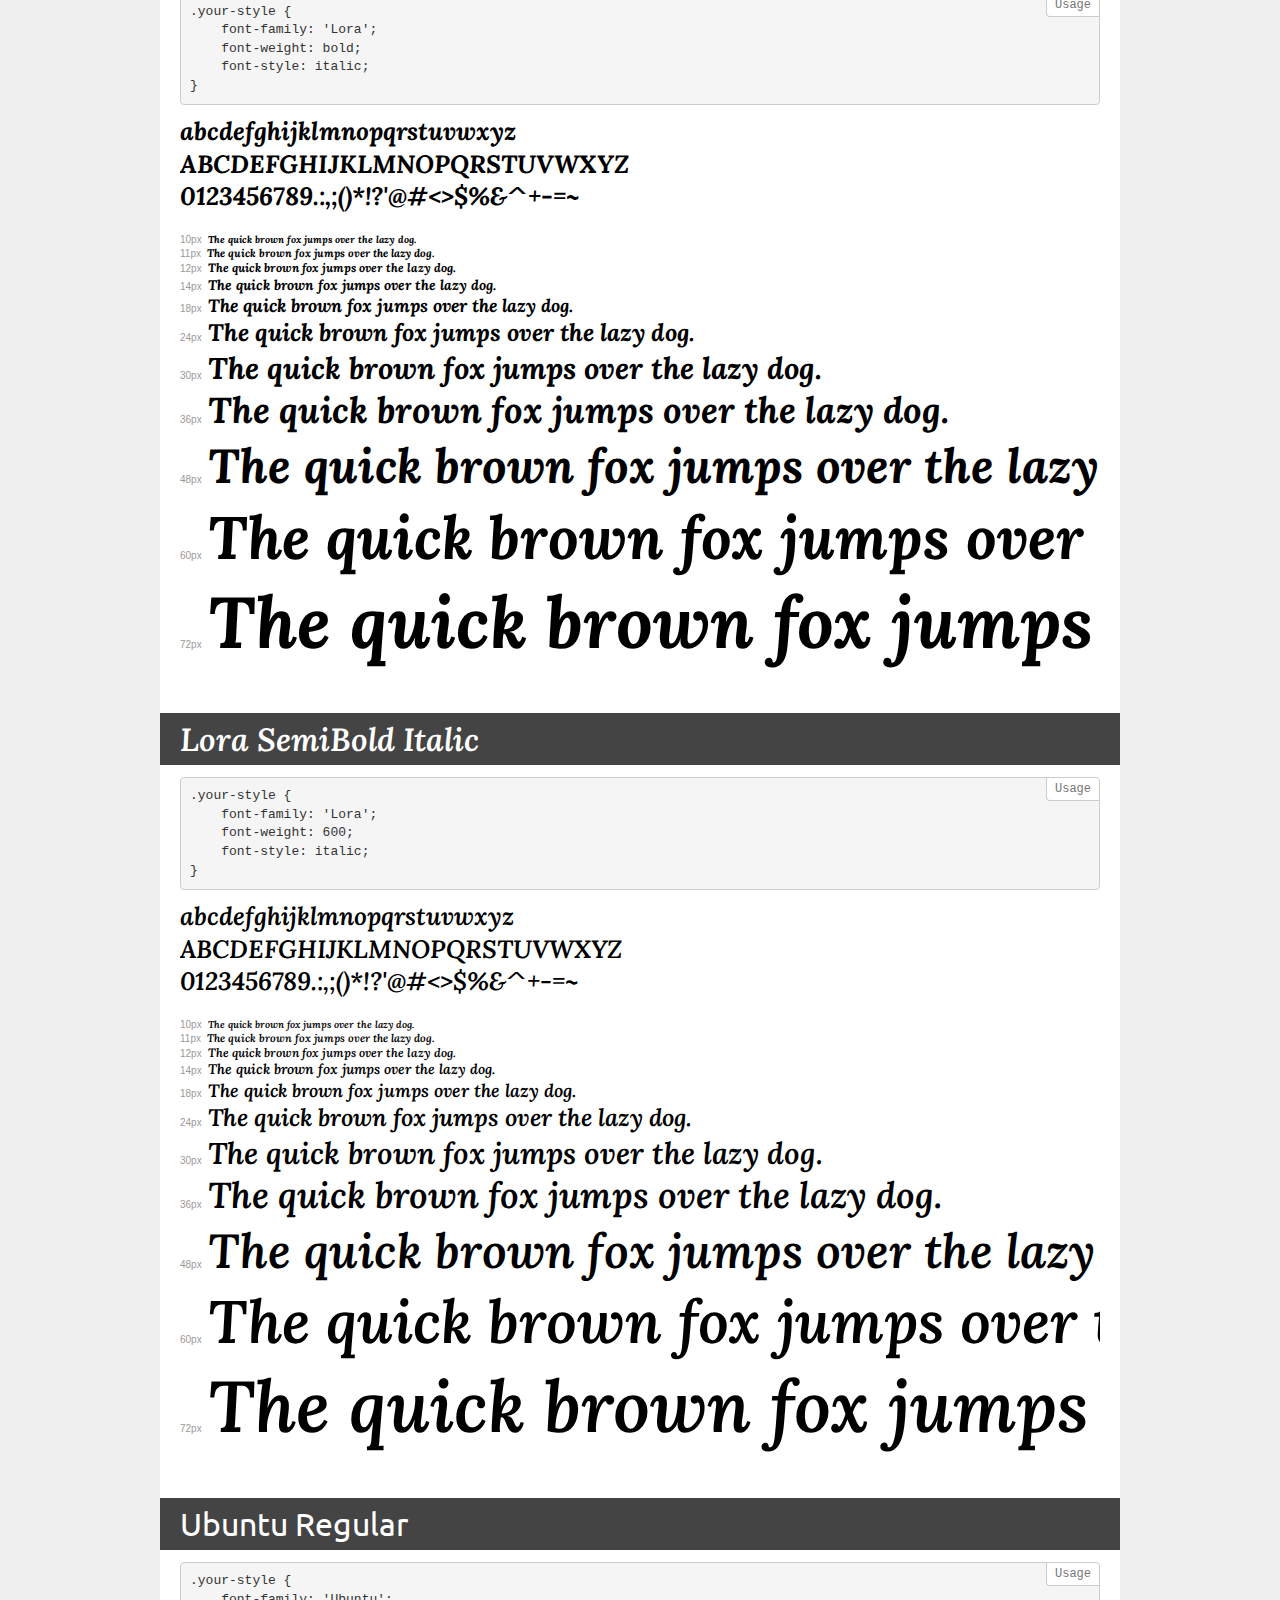
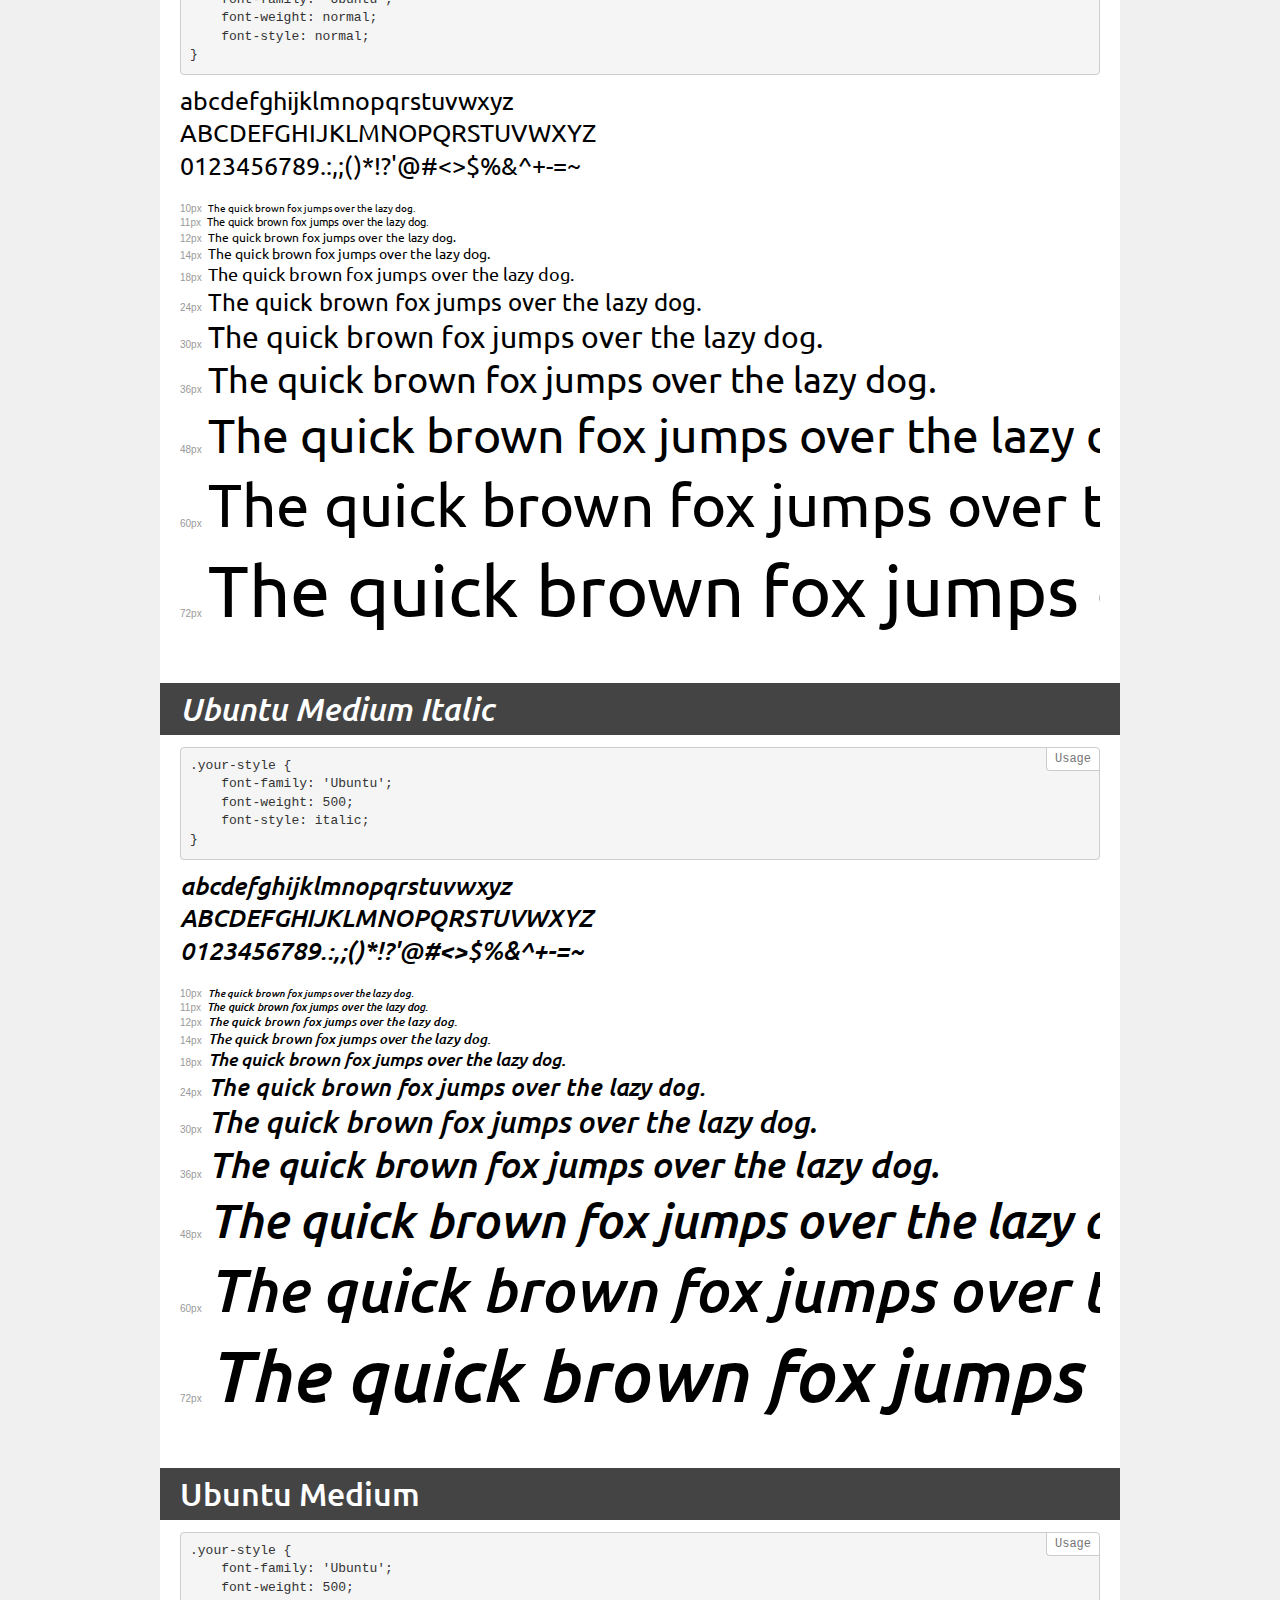
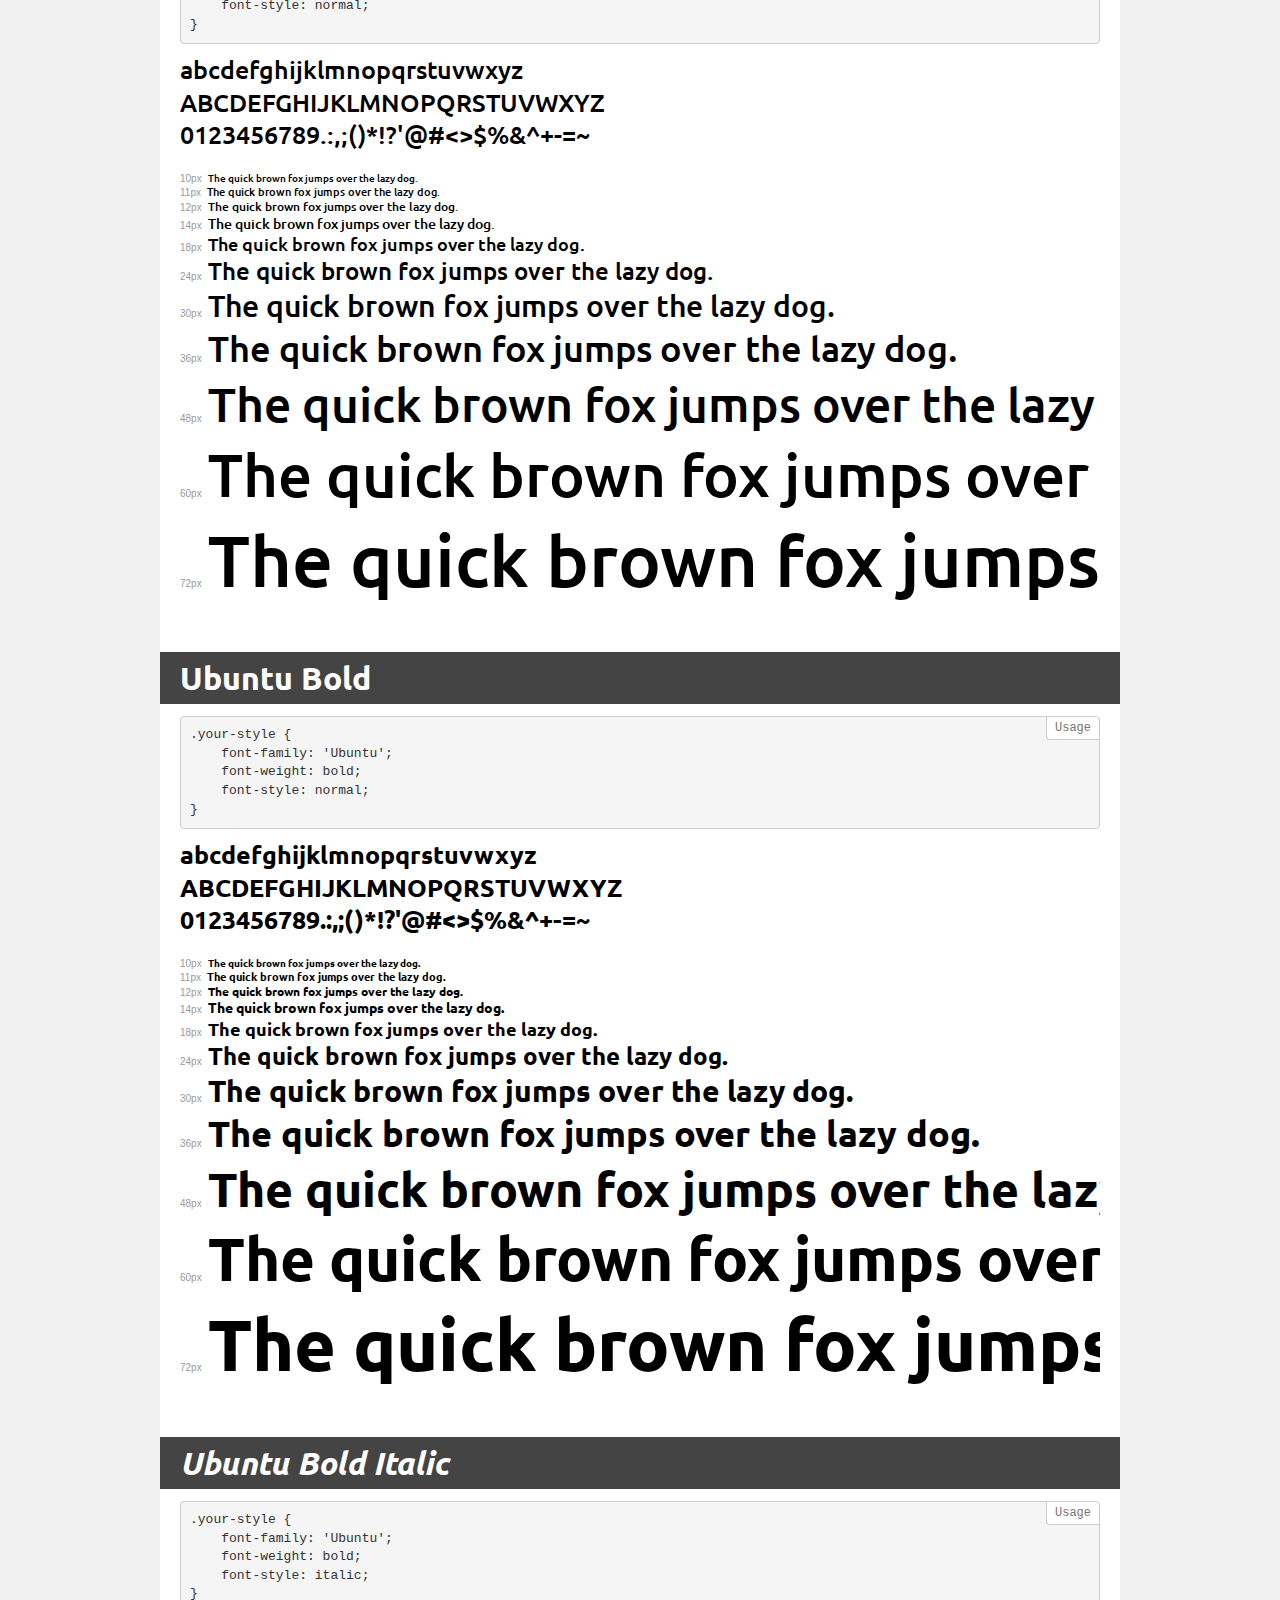
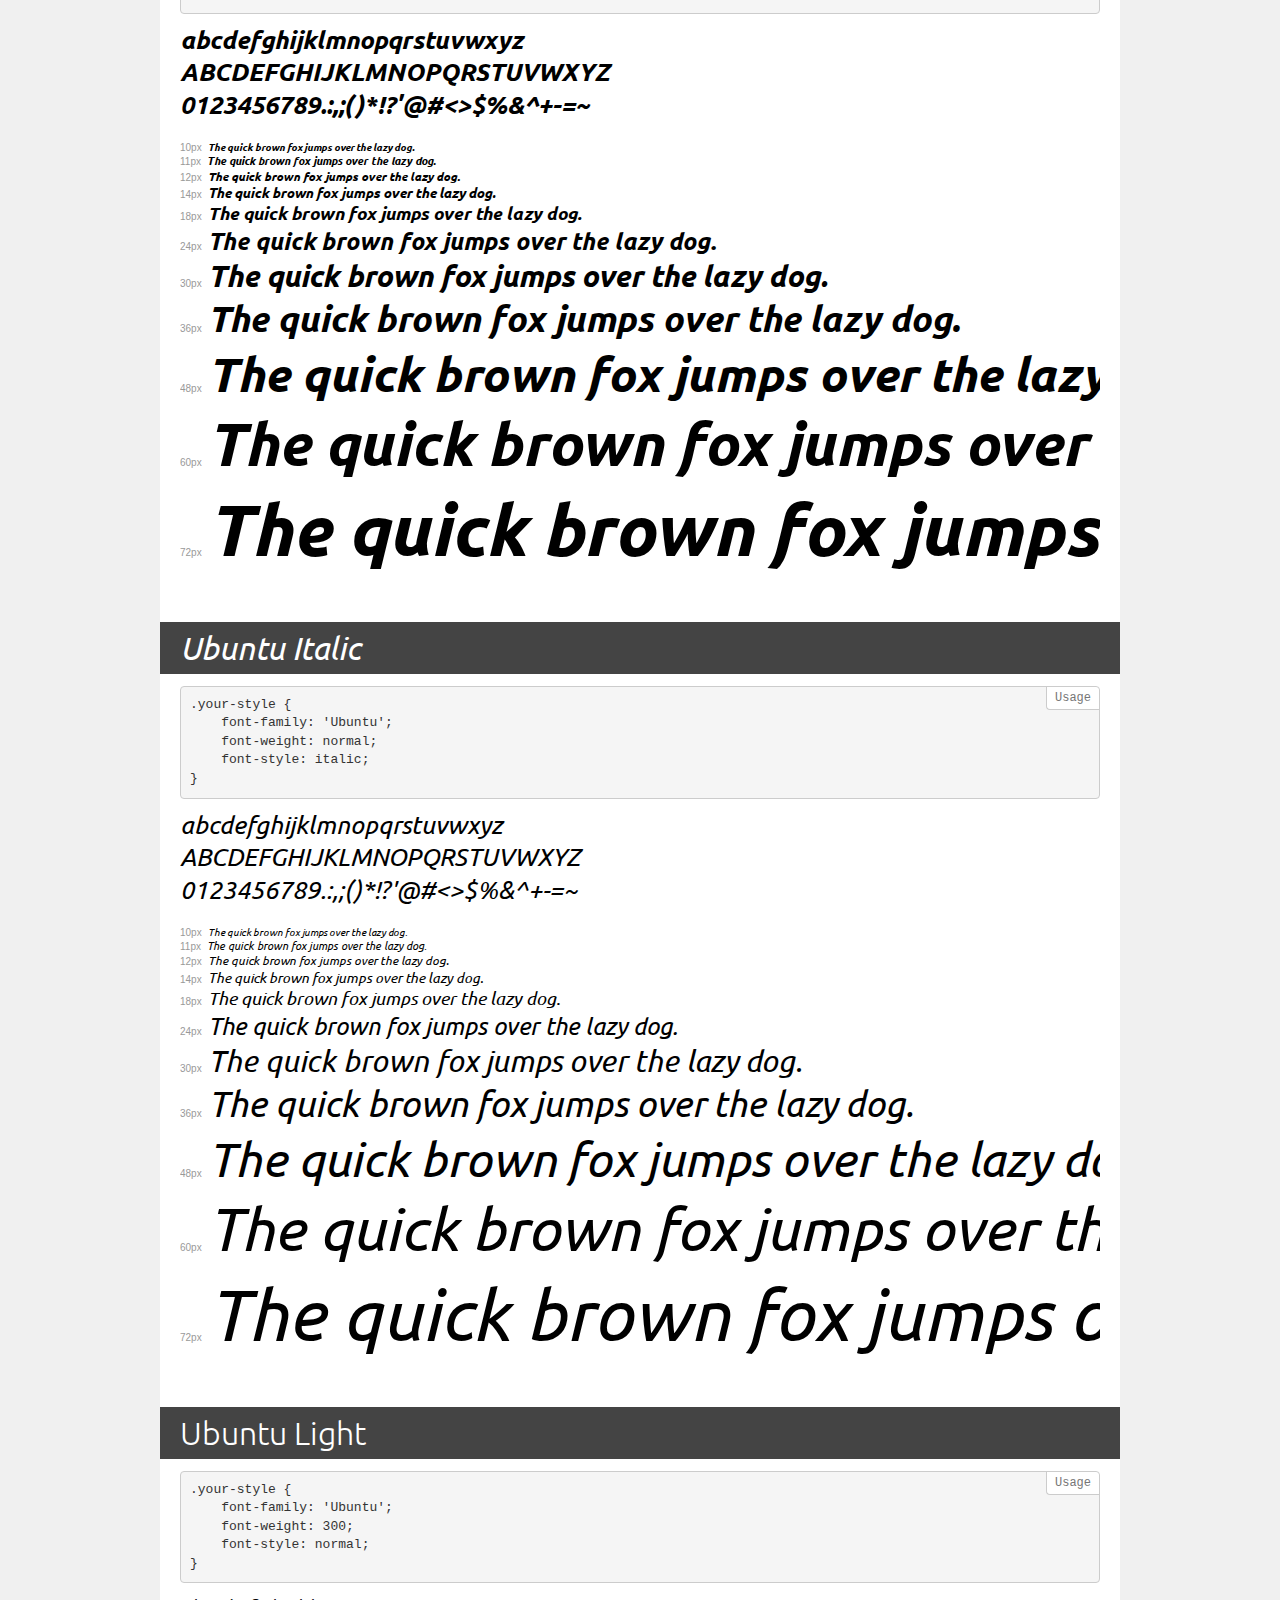
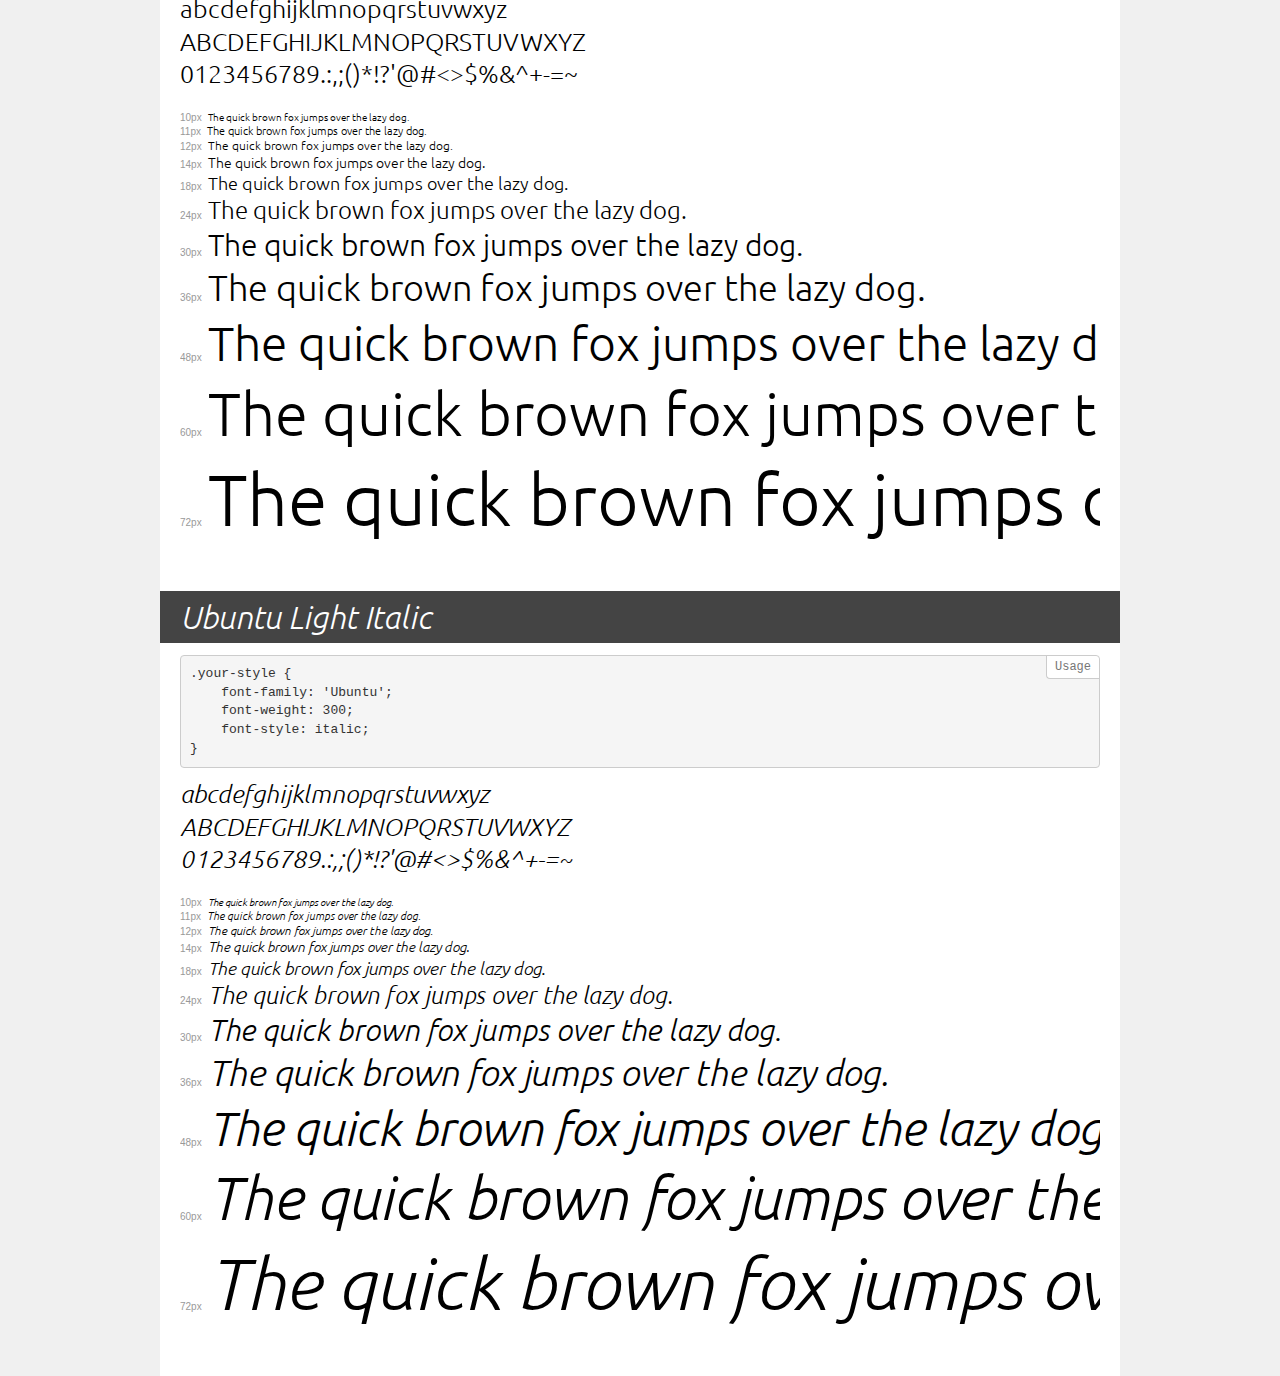
<file: Fonts/demo.html>
<!DOCTYPE html>
<html lang="en">
<head>
    <meta charset="utf-8">
    <meta http-equiv="X-UA-Compatible" content="IE=edge">
    <meta name="viewport" content="width=device-width, initial-scale=1">
    <meta name="robots" content="noindex, noarchive">
    <meta name="format-detection" content="telephone=no">
    <title>Transfonter demo</title>
    <link href="stylesheet.css" rel="stylesheet">
    <style>
        /*
        http://meyerweb.com/eric/tools/css/reset/
        v2.0 | 20110126
        License: none (public domain)
        */
        html, body, div, span, applet, object, iframe,
        h1, h2, h3, h4, h5, h6, p, blockquote, pre,
        a, abbr, acronym, address, big, cite, code,
        del, dfn, em, img, ins, kbd, q, s, samp,
        small, strike, strong, sub, sup, tt, var,
        b, u, i, center,
        dl, dt, dd, ol, ul, li,
        fieldset, form, label, legend,
        table, caption, tbody, tfoot, thead, tr, th, td,
        article, aside, canvas, details, embed,
        figure, figcaption, footer, header, hgroup,
        menu, nav, output, ruby, section, summary,
        time, mark, audio, video {
            margin: 0;
            padding: 0;
            border: 0;
            font-size: 100%;
            font: inherit;
            vertical-align: baseline;
        }
        /* HTML5 display-role reset for older browsers */
        article, aside, details, figcaption, figure,
        footer, header, hgroup, menu, nav, section {
            display: block;
        }
        body {
            line-height: 1;
        }
        ol, ul {
            list-style: none;
        }
        blockquote, q {
            quotes: none;
        }
        blockquote:before, blockquote:after,
        q:before, q:after {
            content: '';
            content: none;
        }
        table {
            border-collapse: collapse;
            border-spacing: 0;
        }
        /* demo styles */
        body {
            background: #f0f0f0;
            color: #000;
        }
        .page {
            background: #fff;
            width: 920px;
            margin: 0 auto;
            padding: 20px 20px 0 20px;
            overflow: hidden;
        }
        .font-container {
            overflow-x: auto;
            overflow-y: hidden;
            margin-bottom: 40px;
            line-height: 1.3;
            white-space: nowrap;
            padding-bottom: 5px;
        }
        h1 {
            position: relative;
            background: #444;
            font-size: 32px;
            color: #fff;
            padding: 10px 20px;
            margin: 0 -20px 12px -20px;
        }
        .letters {
            font-size: 25px;
            margin-bottom: 20px;
        }
        .s10:before {
            content: '10px';
        }
        .s11:before {
            content: '11px';
        }
        .s12:before {
            content: '12px';
        }
        .s14:before {
            content: '14px';
        }
        .s18:before {
            content: '18px';
        }
        .s24:before {
            content: '24px';
        }
        .s30:before {
            content: '30px';
        }
        .s36:before {
            content: '36px';
        }
        .s48:before {
            content: '48px';
        }
        .s60:before {
            content: '60px';
        }
        .s72:before {
            content: '72px';
        }
        .s10:before, .s11:before, .s12:before, .s14:before,
        .s18:before, .s24:before, .s30:before, .s36:before,
        .s48:before, .s60:before, .s72:before {
            font-family: Arial, sans-serif;
            font-size: 10px;
            font-weight: normal;
            font-style: normal;
            color: #999;
            padding-right: 6px;
        }
        pre {
            display: block;
            position: relative;
            padding: 9px;
            margin: 0 0 10px;
            font-family: Monaco, Menlo, Consolas, "Courier New", monospace;
            font-size: 13px;
            line-height: 1.428571429;
            color: #333;
            font-weight: normal;
            font-style: normal;
            background-color: #f5f5f5;
            border: 1px solid #ccc;
            overflow-x: auto;
            border-radius: 4px;
        }
        pre:after {
            display: block;
            position: absolute;
            right: 0;
            top: 0;
            content: 'Usage';
            line-height: 1;
            padding: 5px 8px;
            font-size: 12px;
            color: #767676;
            background-color: #fff;
            border: 1px solid #ccc;
            border-right: none;
            border-top: none;
            border-radius: 0 4px 0 4px;
            z-index: 10;
        }
        /* responsive */
        @media (max-width: 959px) {
            .page {
                width: auto;
                margin: 0;
            }
        }
    </style>
</head>
<body>
<div class="page">
    <div class="demo">
        <h1 style="font-family: 'Lora'; font-weight: 500; font-style: normal;">Lora Medium</h1>
        <pre>.your-style {
    font-family: 'Lora';
    font-weight: 500;
    font-style: normal;
}</pre>
        <div class="font-container" style="font-family: 'Lora'; font-weight: 500; font-style: normal;">
            <p class="letters">
                abcdefghijklmnopqrstuvwxyz<br>
ABCDEFGHIJKLMNOPQRSTUVWXYZ<br>
                0123456789.:,;()*!?'@#<>$%&^+-=~
            </p>
            <p class="s10" style="font-size: 10px;">The quick brown fox jumps over the lazy dog.</p>
            <p class="s11" style="font-size: 11px;">The quick brown fox jumps over the lazy dog.</p>
            <p class="s12" style="font-size: 12px;">The quick brown fox jumps over the lazy dog.</p>
            <p class="s14" style="font-size: 14px;">The quick brown fox jumps over the lazy dog.</p>
            <p class="s18" style="font-size: 18px;">The quick brown fox jumps over the lazy dog.</p>
            <p class="s24" style="font-size: 24px;">The quick brown fox jumps over the lazy dog.</p>
            <p class="s30" style="font-size: 30px;">The quick brown fox jumps over the lazy dog.</p>
            <p class="s36" style="font-size: 36px;">The quick brown fox jumps over the lazy dog.</p>
            <p class="s48" style="font-size: 48px;">The quick brown fox jumps over the lazy dog.</p>
            <p class="s60" style="font-size: 60px;">The quick brown fox jumps over the lazy dog.</p>
            <p class="s72" style="font-size: 72px;">The quick brown fox jumps over the lazy dog.</p>
        </div>
    </div>
    <div class="demo">
        <h1 style="font-family: 'Lora'; font-weight: 500; font-style: italic;">Lora Medium Italic</h1>
        <pre>.your-style {
    font-family: 'Lora';
    font-weight: 500;
    font-style: italic;
}</pre>
        <div class="font-container" style="font-family: 'Lora'; font-weight: 500; font-style: italic;">
            <p class="letters">
                abcdefghijklmnopqrstuvwxyz<br>
ABCDEFGHIJKLMNOPQRSTUVWXYZ<br>
                0123456789.:,;()*!?'@#<>$%&^+-=~
            </p>
            <p class="s10" style="font-size: 10px;">The quick brown fox jumps over the lazy dog.</p>
            <p class="s11" style="font-size: 11px;">The quick brown fox jumps over the lazy dog.</p>
            <p class="s12" style="font-size: 12px;">The quick brown fox jumps over the lazy dog.</p>
            <p class="s14" style="font-size: 14px;">The quick brown fox jumps over the lazy dog.</p>
            <p class="s18" style="font-size: 18px;">The quick brown fox jumps over the lazy dog.</p>
            <p class="s24" style="font-size: 24px;">The quick brown fox jumps over the lazy dog.</p>
            <p class="s30" style="font-size: 30px;">The quick brown fox jumps over the lazy dog.</p>
            <p class="s36" style="font-size: 36px;">The quick brown fox jumps over the lazy dog.</p>
            <p class="s48" style="font-size: 48px;">The quick brown fox jumps over the lazy dog.</p>
            <p class="s60" style="font-size: 60px;">The quick brown fox jumps over the lazy dog.</p>
            <p class="s72" style="font-size: 72px;">The quick brown fox jumps over the lazy dog.</p>
        </div>
    </div>
    <div class="demo">
        <h1 style="font-family: 'Lora'; font-weight: normal; font-style: normal;">Lora Regular</h1>
        <pre>.your-style {
    font-family: 'Lora';
    font-weight: normal;
    font-style: normal;
}</pre>
        <div class="font-container" style="font-family: 'Lora'; font-weight: normal; font-style: normal;">
            <p class="letters">
                abcdefghijklmnopqrstuvwxyz<br>
ABCDEFGHIJKLMNOPQRSTUVWXYZ<br>
                0123456789.:,;()*!?'@#<>$%&^+-=~
            </p>
            <p class="s10" style="font-size: 10px;">The quick brown fox jumps over the lazy dog.</p>
            <p class="s11" style="font-size: 11px;">The quick brown fox jumps over the lazy dog.</p>
            <p class="s12" style="font-size: 12px;">The quick brown fox jumps over the lazy dog.</p>
            <p class="s14" style="font-size: 14px;">The quick brown fox jumps over the lazy dog.</p>
            <p class="s18" style="font-size: 18px;">The quick brown fox jumps over the lazy dog.</p>
            <p class="s24" style="font-size: 24px;">The quick brown fox jumps over the lazy dog.</p>
            <p class="s30" style="font-size: 30px;">The quick brown fox jumps over the lazy dog.</p>
            <p class="s36" style="font-size: 36px;">The quick brown fox jumps over the lazy dog.</p>
            <p class="s48" style="font-size: 48px;">The quick brown fox jumps over the lazy dog.</p>
            <p class="s60" style="font-size: 60px;">The quick brown fox jumps over the lazy dog.</p>
            <p class="s72" style="font-size: 72px;">The quick brown fox jumps over the lazy dog.</p>
        </div>
    </div>
    <div class="demo">
        <h1 style="font-family: 'Lora'; font-weight: 600; font-style: normal;">Lora SemiBold</h1>
        <pre>.your-style {
    font-family: 'Lora';
    font-weight: 600;
    font-style: normal;
}</pre>
        <div class="font-container" style="font-family: 'Lora'; font-weight: 600; font-style: normal;">
            <p class="letters">
                abcdefghijklmnopqrstuvwxyz<br>
ABCDEFGHIJKLMNOPQRSTUVWXYZ<br>
                0123456789.:,;()*!?'@#<>$%&^+-=~
            </p>
            <p class="s10" style="font-size: 10px;">The quick brown fox jumps over the lazy dog.</p>
            <p class="s11" style="font-size: 11px;">The quick brown fox jumps over the lazy dog.</p>
            <p class="s12" style="font-size: 12px;">The quick brown fox jumps over the lazy dog.</p>
            <p class="s14" style="font-size: 14px;">The quick brown fox jumps over the lazy dog.</p>
            <p class="s18" style="font-size: 18px;">The quick brown fox jumps over the lazy dog.</p>
            <p class="s24" style="font-size: 24px;">The quick brown fox jumps over the lazy dog.</p>
            <p class="s30" style="font-size: 30px;">The quick brown fox jumps over the lazy dog.</p>
            <p class="s36" style="font-size: 36px;">The quick brown fox jumps over the lazy dog.</p>
            <p class="s48" style="font-size: 48px;">The quick brown fox jumps over the lazy dog.</p>
            <p class="s60" style="font-size: 60px;">The quick brown fox jumps over the lazy dog.</p>
            <p class="s72" style="font-size: 72px;">The quick brown fox jumps over the lazy dog.</p>
        </div>
    </div>
    <div class="demo">
        <h1 style="font-family: 'Lora'; font-weight: normal; font-style: italic;">Lora Italic</h1>
        <pre>.your-style {
    font-family: 'Lora';
    font-weight: normal;
    font-style: italic;
}</pre>
        <div class="font-container" style="font-family: 'Lora'; font-weight: normal; font-style: italic;">
            <p class="letters">
                abcdefghijklmnopqrstuvwxyz<br>
ABCDEFGHIJKLMNOPQRSTUVWXYZ<br>
                0123456789.:,;()*!?'@#<>$%&^+-=~
            </p>
            <p class="s10" style="font-size: 10px;">The quick brown fox jumps over the lazy dog.</p>
            <p class="s11" style="font-size: 11px;">The quick brown fox jumps over the lazy dog.</p>
            <p class="s12" style="font-size: 12px;">The quick brown fox jumps over the lazy dog.</p>
            <p class="s14" style="font-size: 14px;">The quick brown fox jumps over the lazy dog.</p>
            <p class="s18" style="font-size: 18px;">The quick brown fox jumps over the lazy dog.</p>
            <p class="s24" style="font-size: 24px;">The quick brown fox jumps over the lazy dog.</p>
            <p class="s30" style="font-size: 30px;">The quick brown fox jumps over the lazy dog.</p>
            <p class="s36" style="font-size: 36px;">The quick brown fox jumps over the lazy dog.</p>
            <p class="s48" style="font-size: 48px;">The quick brown fox jumps over the lazy dog.</p>
            <p class="s60" style="font-size: 60px;">The quick brown fox jumps over the lazy dog.</p>
            <p class="s72" style="font-size: 72px;">The quick brown fox jumps over the lazy dog.</p>
        </div>
    </div>
    <div class="demo">
        <h1 style="font-family: 'Lora'; font-weight: bold; font-style: normal;">Lora Bold</h1>
        <pre>.your-style {
    font-family: 'Lora';
    font-weight: bold;
    font-style: normal;
}</pre>
        <div class="font-container" style="font-family: 'Lora'; font-weight: bold; font-style: normal;">
            <p class="letters">
                abcdefghijklmnopqrstuvwxyz<br>
ABCDEFGHIJKLMNOPQRSTUVWXYZ<br>
                0123456789.:,;()*!?'@#<>$%&^+-=~
            </p>
            <p class="s10" style="font-size: 10px;">The quick brown fox jumps over the lazy dog.</p>
            <p class="s11" style="font-size: 11px;">The quick brown fox jumps over the lazy dog.</p>
            <p class="s12" style="font-size: 12px;">The quick brown fox jumps over the lazy dog.</p>
            <p class="s14" style="font-size: 14px;">The quick brown fox jumps over the lazy dog.</p>
            <p class="s18" style="font-size: 18px;">The quick brown fox jumps over the lazy dog.</p>
            <p class="s24" style="font-size: 24px;">The quick brown fox jumps over the lazy dog.</p>
            <p class="s30" style="font-size: 30px;">The quick brown fox jumps over the lazy dog.</p>
            <p class="s36" style="font-size: 36px;">The quick brown fox jumps over the lazy dog.</p>
            <p class="s48" style="font-size: 48px;">The quick brown fox jumps over the lazy dog.</p>
            <p class="s60" style="font-size: 60px;">The quick brown fox jumps over the lazy dog.</p>
            <p class="s72" style="font-size: 72px;">The quick brown fox jumps over the lazy dog.</p>
        </div>
    </div>
    <div class="demo">
        <h1 style="font-family: 'Lora'; font-weight: bold; font-style: italic;">Lora Bold Italic</h1>
        <pre>.your-style {
    font-family: 'Lora';
    font-weight: bold;
    font-style: italic;
}</pre>
        <div class="font-container" style="font-family: 'Lora'; font-weight: bold; font-style: italic;">
            <p class="letters">
                abcdefghijklmnopqrstuvwxyz<br>
ABCDEFGHIJKLMNOPQRSTUVWXYZ<br>
                0123456789.:,;()*!?'@#<>$%&^+-=~
            </p>
            <p class="s10" style="font-size: 10px;">The quick brown fox jumps over the lazy dog.</p>
            <p class="s11" style="font-size: 11px;">The quick brown fox jumps over the lazy dog.</p>
            <p class="s12" style="font-size: 12px;">The quick brown fox jumps over the lazy dog.</p>
            <p class="s14" style="font-size: 14px;">The quick brown fox jumps over the lazy dog.</p>
            <p class="s18" style="font-size: 18px;">The quick brown fox jumps over the lazy dog.</p>
            <p class="s24" style="font-size: 24px;">The quick brown fox jumps over the lazy dog.</p>
            <p class="s30" style="font-size: 30px;">The quick brown fox jumps over the lazy dog.</p>
            <p class="s36" style="font-size: 36px;">The quick brown fox jumps over the lazy dog.</p>
            <p class="s48" style="font-size: 48px;">The quick brown fox jumps over the lazy dog.</p>
            <p class="s60" style="font-size: 60px;">The quick brown fox jumps over the lazy dog.</p>
            <p class="s72" style="font-size: 72px;">The quick brown fox jumps over the lazy dog.</p>
        </div>
    </div>
    <div class="demo">
        <h1 style="font-family: 'Lora'; font-weight: 600; font-style: italic;">Lora SemiBold Italic</h1>
        <pre>.your-style {
    font-family: 'Lora';
    font-weight: 600;
    font-style: italic;
}</pre>
        <div class="font-container" style="font-family: 'Lora'; font-weight: 600; font-style: italic;">
            <p class="letters">
                abcdefghijklmnopqrstuvwxyz<br>
ABCDEFGHIJKLMNOPQRSTUVWXYZ<br>
                0123456789.:,;()*!?'@#<>$%&^+-=~
            </p>
            <p class="s10" style="font-size: 10px;">The quick brown fox jumps over the lazy dog.</p>
            <p class="s11" style="font-size: 11px;">The quick brown fox jumps over the lazy dog.</p>
            <p class="s12" style="font-size: 12px;">The quick brown fox jumps over the lazy dog.</p>
            <p class="s14" style="font-size: 14px;">The quick brown fox jumps over the lazy dog.</p>
            <p class="s18" style="font-size: 18px;">The quick brown fox jumps over the lazy dog.</p>
            <p class="s24" style="font-size: 24px;">The quick brown fox jumps over the lazy dog.</p>
            <p class="s30" style="font-size: 30px;">The quick brown fox jumps over the lazy dog.</p>
            <p class="s36" style="font-size: 36px;">The quick brown fox jumps over the lazy dog.</p>
            <p class="s48" style="font-size: 48px;">The quick brown fox jumps over the lazy dog.</p>
            <p class="s60" style="font-size: 60px;">The quick brown fox jumps over the lazy dog.</p>
            <p class="s72" style="font-size: 72px;">The quick brown fox jumps over the lazy dog.</p>
        </div>
    </div>
    <div class="demo">
        <h1 style="font-family: 'Ubuntu'; font-weight: normal; font-style: normal;">Ubuntu Regular</h1>
        <pre>.your-style {
    font-family: 'Ubuntu';
    font-weight: normal;
    font-style: normal;
}</pre>
        <div class="font-container" style="font-family: 'Ubuntu'; font-weight: normal; font-style: normal;">
            <p class="letters">
                abcdefghijklmnopqrstuvwxyz<br>
ABCDEFGHIJKLMNOPQRSTUVWXYZ<br>
                0123456789.:,;()*!?'@#<>$%&^+-=~
            </p>
            <p class="s10" style="font-size: 10px;">The quick brown fox jumps over the lazy dog.</p>
            <p class="s11" style="font-size: 11px;">The quick brown fox jumps over the lazy dog.</p>
            <p class="s12" style="font-size: 12px;">The quick brown fox jumps over the lazy dog.</p>
            <p class="s14" style="font-size: 14px;">The quick brown fox jumps over the lazy dog.</p>
            <p class="s18" style="font-size: 18px;">The quick brown fox jumps over the lazy dog.</p>
            <p class="s24" style="font-size: 24px;">The quick brown fox jumps over the lazy dog.</p>
            <p class="s30" style="font-size: 30px;">The quick brown fox jumps over the lazy dog.</p>
            <p class="s36" style="font-size: 36px;">The quick brown fox jumps over the lazy dog.</p>
            <p class="s48" style="font-size: 48px;">The quick brown fox jumps over the lazy dog.</p>
            <p class="s60" style="font-size: 60px;">The quick brown fox jumps over the lazy dog.</p>
            <p class="s72" style="font-size: 72px;">The quick brown fox jumps over the lazy dog.</p>
        </div>
    </div>
    <div class="demo">
        <h1 style="font-family: 'Ubuntu'; font-weight: 500; font-style: italic;">Ubuntu Medium Italic</h1>
        <pre>.your-style {
    font-family: 'Ubuntu';
    font-weight: 500;
    font-style: italic;
}</pre>
        <div class="font-container" style="font-family: 'Ubuntu'; font-weight: 500; font-style: italic;">
            <p class="letters">
                abcdefghijklmnopqrstuvwxyz<br>
ABCDEFGHIJKLMNOPQRSTUVWXYZ<br>
                0123456789.:,;()*!?'@#<>$%&^+-=~
            </p>
            <p class="s10" style="font-size: 10px;">The quick brown fox jumps over the lazy dog.</p>
            <p class="s11" style="font-size: 11px;">The quick brown fox jumps over the lazy dog.</p>
            <p class="s12" style="font-size: 12px;">The quick brown fox jumps over the lazy dog.</p>
            <p class="s14" style="font-size: 14px;">The quick brown fox jumps over the lazy dog.</p>
            <p class="s18" style="font-size: 18px;">The quick brown fox jumps over the lazy dog.</p>
            <p class="s24" style="font-size: 24px;">The quick brown fox jumps over the lazy dog.</p>
            <p class="s30" style="font-size: 30px;">The quick brown fox jumps over the lazy dog.</p>
            <p class="s36" style="font-size: 36px;">The quick brown fox jumps over the lazy dog.</p>
            <p class="s48" style="font-size: 48px;">The quick brown fox jumps over the lazy dog.</p>
            <p class="s60" style="font-size: 60px;">The quick brown fox jumps over the lazy dog.</p>
            <p class="s72" style="font-size: 72px;">The quick brown fox jumps over the lazy dog.</p>
        </div>
    </div>
    <div class="demo">
        <h1 style="font-family: 'Ubuntu'; font-weight: 500; font-style: normal;">Ubuntu Medium</h1>
        <pre>.your-style {
    font-family: 'Ubuntu';
    font-weight: 500;
    font-style: normal;
}</pre>
        <div class="font-container" style="font-family: 'Ubuntu'; font-weight: 500; font-style: normal;">
            <p class="letters">
                abcdefghijklmnopqrstuvwxyz<br>
ABCDEFGHIJKLMNOPQRSTUVWXYZ<br>
                0123456789.:,;()*!?'@#<>$%&^+-=~
            </p>
            <p class="s10" style="font-size: 10px;">The quick brown fox jumps over the lazy dog.</p>
            <p class="s11" style="font-size: 11px;">The quick brown fox jumps over the lazy dog.</p>
            <p class="s12" style="font-size: 12px;">The quick brown fox jumps over the lazy dog.</p>
            <p class="s14" style="font-size: 14px;">The quick brown fox jumps over the lazy dog.</p>
            <p class="s18" style="font-size: 18px;">The quick brown fox jumps over the lazy dog.</p>
            <p class="s24" style="font-size: 24px;">The quick brown fox jumps over the lazy dog.</p>
            <p class="s30" style="font-size: 30px;">The quick brown fox jumps over the lazy dog.</p>
            <p class="s36" style="font-size: 36px;">The quick brown fox jumps over the lazy dog.</p>
            <p class="s48" style="font-size: 48px;">The quick brown fox jumps over the lazy dog.</p>
            <p class="s60" style="font-size: 60px;">The quick brown fox jumps over the lazy dog.</p>
            <p class="s72" style="font-size: 72px;">The quick brown fox jumps over the lazy dog.</p>
        </div>
    </div>
    <div class="demo">
        <h1 style="font-family: 'Ubuntu'; font-weight: bold; font-style: normal;">Ubuntu Bold</h1>
        <pre>.your-style {
    font-family: 'Ubuntu';
    font-weight: bold;
    font-style: normal;
}</pre>
        <div class="font-container" style="font-family: 'Ubuntu'; font-weight: bold; font-style: normal;">
            <p class="letters">
                abcdefghijklmnopqrstuvwxyz<br>
ABCDEFGHIJKLMNOPQRSTUVWXYZ<br>
                0123456789.:,;()*!?'@#<>$%&^+-=~
            </p>
            <p class="s10" style="font-size: 10px;">The quick brown fox jumps over the lazy dog.</p>
            <p class="s11" style="font-size: 11px;">The quick brown fox jumps over the lazy dog.</p>
            <p class="s12" style="font-size: 12px;">The quick brown fox jumps over the lazy dog.</p>
            <p class="s14" style="font-size: 14px;">The quick brown fox jumps over the lazy dog.</p>
            <p class="s18" style="font-size: 18px;">The quick brown fox jumps over the lazy dog.</p>
            <p class="s24" style="font-size: 24px;">The quick brown fox jumps over the lazy dog.</p>
            <p class="s30" style="font-size: 30px;">The quick brown fox jumps over the lazy dog.</p>
            <p class="s36" style="font-size: 36px;">The quick brown fox jumps over the lazy dog.</p>
            <p class="s48" style="font-size: 48px;">The quick brown fox jumps over the lazy dog.</p>
            <p class="s60" style="font-size: 60px;">The quick brown fox jumps over the lazy dog.</p>
            <p class="s72" style="font-size: 72px;">The quick brown fox jumps over the lazy dog.</p>
        </div>
    </div>
    <div class="demo">
        <h1 style="font-family: 'Ubuntu'; font-weight: bold; font-style: italic;">Ubuntu Bold Italic</h1>
        <pre>.your-style {
    font-family: 'Ubuntu';
    font-weight: bold;
    font-style: italic;
}</pre>
        <div class="font-container" style="font-family: 'Ubuntu'; font-weight: bold; font-style: italic;">
            <p class="letters">
                abcdefghijklmnopqrstuvwxyz<br>
ABCDEFGHIJKLMNOPQRSTUVWXYZ<br>
                0123456789.:,;()*!?'@#<>$%&^+-=~
            </p>
            <p class="s10" style="font-size: 10px;">The quick brown fox jumps over the lazy dog.</p>
            <p class="s11" style="font-size: 11px;">The quick brown fox jumps over the lazy dog.</p>
            <p class="s12" style="font-size: 12px;">The quick brown fox jumps over the lazy dog.</p>
            <p class="s14" style="font-size: 14px;">The quick brown fox jumps over the lazy dog.</p>
            <p class="s18" style="font-size: 18px;">The quick brown fox jumps over the lazy dog.</p>
            <p class="s24" style="font-size: 24px;">The quick brown fox jumps over the lazy dog.</p>
            <p class="s30" style="font-size: 30px;">The quick brown fox jumps over the lazy dog.</p>
            <p class="s36" style="font-size: 36px;">The quick brown fox jumps over the lazy dog.</p>
            <p class="s48" style="font-size: 48px;">The quick brown fox jumps over the lazy dog.</p>
            <p class="s60" style="font-size: 60px;">The quick brown fox jumps over the lazy dog.</p>
            <p class="s72" style="font-size: 72px;">The quick brown fox jumps over the lazy dog.</p>
        </div>
    </div>
    <div class="demo">
        <h1 style="font-family: 'Ubuntu'; font-weight: normal; font-style: italic;">Ubuntu Italic</h1>
        <pre>.your-style {
    font-family: 'Ubuntu';
    font-weight: normal;
    font-style: italic;
}</pre>
        <div class="font-container" style="font-family: 'Ubuntu'; font-weight: normal; font-style: italic;">
            <p class="letters">
                abcdefghijklmnopqrstuvwxyz<br>
ABCDEFGHIJKLMNOPQRSTUVWXYZ<br>
                0123456789.:,;()*!?'@#<>$%&^+-=~
            </p>
            <p class="s10" style="font-size: 10px;">The quick brown fox jumps over the lazy dog.</p>
            <p class="s11" style="font-size: 11px;">The quick brown fox jumps over the lazy dog.</p>
            <p class="s12" style="font-size: 12px;">The quick brown fox jumps over the lazy dog.</p>
            <p class="s14" style="font-size: 14px;">The quick brown fox jumps over the lazy dog.</p>
            <p class="s18" style="font-size: 18px;">The quick brown fox jumps over the lazy dog.</p>
            <p class="s24" style="font-size: 24px;">The quick brown fox jumps over the lazy dog.</p>
            <p class="s30" style="font-size: 30px;">The quick brown fox jumps over the lazy dog.</p>
            <p class="s36" style="font-size: 36px;">The quick brown fox jumps over the lazy dog.</p>
            <p class="s48" style="font-size: 48px;">The quick brown fox jumps over the lazy dog.</p>
            <p class="s60" style="font-size: 60px;">The quick brown fox jumps over the lazy dog.</p>
            <p class="s72" style="font-size: 72px;">The quick brown fox jumps over the lazy dog.</p>
        </div>
    </div>
    <div class="demo">
        <h1 style="font-family: 'Ubuntu'; font-weight: 300; font-style: normal;">Ubuntu Light</h1>
        <pre>.your-style {
    font-family: 'Ubuntu';
    font-weight: 300;
    font-style: normal;
}</pre>
        <div class="font-container" style="font-family: 'Ubuntu'; font-weight: 300; font-style: normal;">
            <p class="letters">
                abcdefghijklmnopqrstuvwxyz<br>
ABCDEFGHIJKLMNOPQRSTUVWXYZ<br>
                0123456789.:,;()*!?'@#<>$%&^+-=~
            </p>
            <p class="s10" style="font-size: 10px;">The quick brown fox jumps over the lazy dog.</p>
            <p class="s11" style="font-size: 11px;">The quick brown fox jumps over the lazy dog.</p>
            <p class="s12" style="font-size: 12px;">The quick brown fox jumps over the lazy dog.</p>
            <p class="s14" style="font-size: 14px;">The quick brown fox jumps over the lazy dog.</p>
            <p class="s18" style="font-size: 18px;">The quick brown fox jumps over the lazy dog.</p>
            <p class="s24" style="font-size: 24px;">The quick brown fox jumps over the lazy dog.</p>
            <p class="s30" style="font-size: 30px;">The quick brown fox jumps over the lazy dog.</p>
            <p class="s36" style="font-size: 36px;">The quick brown fox jumps over the lazy dog.</p>
            <p class="s48" style="font-size: 48px;">The quick brown fox jumps over the lazy dog.</p>
            <p class="s60" style="font-size: 60px;">The quick brown fox jumps over the lazy dog.</p>
            <p class="s72" style="font-size: 72px;">The quick brown fox jumps over the lazy dog.</p>
        </div>
    </div>
    <div class="demo">
        <h1 style="font-family: 'Ubuntu'; font-weight: 300; font-style: italic;">Ubuntu Light Italic</h1>
        <pre>.your-style {
    font-family: 'Ubuntu';
    font-weight: 300;
    font-style: italic;
}</pre>
        <div class="font-container" style="font-family: 'Ubuntu'; font-weight: 300; font-style: italic;">
            <p class="letters">
                abcdefghijklmnopqrstuvwxyz<br>
ABCDEFGHIJKLMNOPQRSTUVWXYZ<br>
                0123456789.:,;()*!?'@#<>$%&^+-=~
            </p>
            <p class="s10" style="font-size: 10px;">The quick brown fox jumps over the lazy dog.</p>
            <p class="s11" style="font-size: 11px;">The quick brown fox jumps over the lazy dog.</p>
            <p class="s12" style="font-size: 12px;">The quick brown fox jumps over the lazy dog.</p>
            <p class="s14" style="font-size: 14px;">The quick brown fox jumps over the lazy dog.</p>
            <p class="s18" style="font-size: 18px;">The quick brown fox jumps over the lazy dog.</p>
            <p class="s24" style="font-size: 24px;">The quick brown fox jumps over the lazy dog.</p>
            <p class="s30" style="font-size: 30px;">The quick brown fox jumps over the lazy dog.</p>
            <p class="s36" style="font-size: 36px;">The quick brown fox jumps over the lazy dog.</p>
            <p class="s48" style="font-size: 48px;">The quick brown fox jumps over the lazy dog.</p>
            <p class="s60" style="font-size: 60px;">The quick brown fox jumps over the lazy dog.</p>
            <p class="s72" style="font-size: 72px;">The quick brown fox jumps over the lazy dog.</p>
        </div>
    </div>
</div>
</body>
</html>
</file>
<file: main.css>
/* Color Palettes: 
https://coolors.co/1fa0db-4fcde0-dff2f5-015982-09212b
#DFF2F5 - Azure Web X 11 Color
#4FCDE0 - Sky Blue Crayola
#1FA0DB - Carolina Blue
#015982 - Blue Sapphire 
#09212B - Rich Black FOGRA 29
*/

/* Project Palettes:
https://coolors.co/a4303f-870058-d4df93-6b654b-f9b5ac-82a6b1-ff923f-004643
#A4303F - Vivid Burgundy
#870058 - Pansy Purple
#D4DF9E - Yellow Green Crayola
#6B654B - Gold Fusion
#F9B5AC - Melon
#82A6B1 - Pewter Blue
#FF934F - Atomic Tangerine
#004643 - Warm Black
*/


/* General Formatting (3797d6) */
body {
    background-color: white;
}

h1 {
    font-family: 'Ubuntu';
    font-weight: bold;
    font-style: normal;
    color: black;
    text-align: left;
    padding-left: 10px;
    padding-right: 10px;
}

h2 {
    font-family: 'Ubuntu';
    font-weight: bold;
    font-style: normal;
    color: black;
    text-align: left;
    padding-left: 10px;
    padding-right: 10px;
}

h3 {
    font-family: 'Ubuntu';
    font-weight: 300;
    font-style: normal;
    color: black;
    text-align: left;
    padding-left: 10px;
    padding-right: 10px;
}

h4 {
    font-family: 'Lora';
    font-weight: bold;
    font-style: normal;
    color: black;
    text-align: left;
    padding-left: 10px;
    padding-right: 10px;
}

h5 {
    font-family: 'Lora';
    font-weight: 300;
    font-style: normal;
    color: black;
    text-align: left;
    padding-left: 10px;
    padding-right: 10px;
}
  
p {
    font-family: 'Lora';
    color: black;
    text-align: left;
    padding-left: 10px;
    padding-right: 10px;
}

ol {
    font-family: 'Lora';
    font-weight: 300;
    color: black;
    font-size: 14px;
    padding-left: 45px;
    padding-right: 80px;
    max-width: 750px;
}

ul {
    font-family: 'Lora';
    font-weight: 300;
    color: black;
    font-size: 14px;
    padding-left: 95px;
    padding-right: 80px;
    max-width: 750px;
}

th, td {
    padding: 15px;
    font-family: 'Ubuntu';
    font-weight: bold;
    color: black;
    text-align: center;
  }

/* Resources Page (Delete, not relevant) */
a#link {
    background: linear-gradient(to right, #1FA0DB, #1FA0DB 50%, white 50%);
    background-clip: text;
    -webkit-background-clip: text;
    -webkit-text-fill-color: transparent;
    background-size: 210% 100%;
    background-position: 100%;  
    transition: background-position 275ms ease;
}

a#link:hover {
    background-position: 0 100%;
  }

/* Fade on Hover */
.fade#image {
    opacity: 1;
    transition: opacity .25s ease-in-out;
    -moz-transition: opacity .25s ease-in-out;
    -webkit-transition: opacity .25s ease-in-out;
}

.fade#image:hover {
    opacity: 0.75;
    }

/* Hide on Desktop/Mobile */
@media only screen and (orientation:landscape) and (min-width: 1080px) {
    .mobile {
        display: none;
    }
}

@media only screen and (orientation:landscape) and (max-width: 1080px) {
    .desktop {
        display: none;
    }
}

@media only screen and (orientation:portrait) {
    .desktop {
        display: none;
    }
}

/* Background Colors */
.bg-black { background-color: black; }

/* Responsive Font Sizes
   xs (<576px), sm (>=576px), md (>=768px), and lg (>=992px), xl (>=1200px) */

.nav-item{ padding-left: 10px; 
           padding-right: 10px; }
.identifier {color:black}

/* Gallery Specifications */
.galleryphotos {
    -webkit-column-count: 3;
    -webkit-column-gap:   0px;
    -moz-column-count:    3;
    -moz-column-gap:      0px;
    column-count:         3;
    column-gap:           0px;  
    margin: 100px;
  }
  
.galleryphotos img {
    width:   97.5%;
    height:   auto;
    margin:    5px;
}

@media (max-width: 1200px) {
    #galleryphotos {
    -moz-column-count:    3;
    -webkit-column-count: 3;
    column-count:         3;
    margin:           100px;
    }
}
@media (max-width: 992px) {
    #galleryphotos {
    -moz-column-count:    3;
    -webkit-column-count: 3;
    column-count:         3;
    margin:            50px;
    }
}
@media (max-width: 768px) {
    #galleryphotos {
    -moz-column-count:    2;
    -webkit-column-count: 2;
    column-count:         2;
    margin:            35px;
    }
}
@media (max-width: 576px) {
    #galleryphotos {
    -moz-column-count:    1;
    -webkit-column-count: 1;
    column-count:         1;
    margin:            25px;
    }
}

/* Navigation Bar */

.navbar a{
    font-family: Ubuntu !important;
    font-size: 20px;
    color:white !important;
}

.dropdown-menu {
    background: black; 
}

.dropdown-item:hover {
    background:black; 
    color: grey !important;
}

.dropdown-item a {
    color: grey;
}

@media all and (min-width: 768px) {
	.navbar .nav-item .dropdown-menu{ display: none; }
	.navbar .nav-item:hover .nav-link{ color: black;  }
	.navbar .nav-item:hover .dropdown-menu{ display: block; }
    .navbar .nav-item .dropdown-menu{ margin-top:0; }
    #contactfade {
        border-radius: 25px;
        border: 2px solid white;
    }
    a#contactfade:hover { 
        background: white; 
        color: black !important; 
        transition: 0.25s ;
    }
    a#contactfade:not(hover) { 
        background: black; 
        color: white !important; 
        transition: 0.25s ;
    }
}

/* "About" Pages: Size Response */
/* Font-Sizing: xs (<576px), sm (>=576px), md (>=768px), and lg (>=992px), xl (>=1200px) */

.identifier { color: black}
.optionsPanel { max-width:768px; }
#theBeginningTitle { font-size: 24px; }
#theBeginningText { font-size: 18.3px; }
#theBeginningPhoto1 { 
    width: 100%;
    height: 225px;
}
#dessertOptionsTitle { 
    font-size:32px; 
    text-align:center
}
#dessertOptionsSummary {
    font-size:18px; 
    text-align:center;
}
#dessertOptionsLabel {
    font-size:20px;
}
#dessertOptionsDescription {
    font-size:16px;
}

@media (max-width: 1200px) {
.identifier { color :red}
#theBeginningTitle { font-size: 22px; }
#theBeginningText { font-size: 18.3px; }
#theBeginningPhoto1 { 
    width:  100%;
    height: 225px;
    }
}

@media (max-width: 992px) {
.identifier { color :orange}
#theBeginningTitle { font-size: 20px; }
#theBeginningText { font-size: 18.3px; }
#theBeginningPhoto1 { 
    width:  100%;
    height: 225px;
    }
}

@media (max-width: 768px) {
.identifier { color: yellow}
.optionsPanel { max-width:450px; }
#theBeginningTitle { font-size: 18px; }
#theBeginningText { font-size: 2.3vw; }
#theBeginningPhoto1 { 
    width:  100%;
    height: 30vw;
    }
#dessertOptionsLabel { padding-top:20px; }
}

@media (max-width: 576px) {
.identifier { color: green}
.optionsPanel { max-width:350px; }
#theBeginningTitle { font-size: 20px; }
#theBeginningText { font-size: 16px; }
#theBeginningPhoto1 { 
    width:  100%; 
    height: 100%;
    }
#dessertOptionsLabel { padding-top:20px; }
}

/* "About" Pages: General Specifications */
.optionsButton {
    background-color: black;
    border: none;
    color: white;
    text-align: center;
    text-decoration: none;
    display: inline-block;
    font-size: 16px;
    cursor: pointer;
    margin-left: 10px;
    margin-right: 10px;
    padding: 10px 20px;
}

.optionsButton:hover {
    transition: 0.25s;
    background-color: grey;
}

.optionsButton:not(hover) {
    transition: 0.25s;
    background-color: black;
}

/* Home Page */
#homePanel1 {
    font-size: 16px;
    text-align: center;
    font-style: italic;
    color: white;
}

#homePanel2 {
    font-size: 48px;
    text-align: center;
    text-transform: uppercase;
    color: white;
}

#homePanel3 {
    font-size: 20px;
    text-align: center;
    color: white;
    border-radius: 100px;
    width: 150px;
    height: 30px;
    border: 2px solid mediumaquamarine;
    background-color: mediumaquamarine;
    margin: 0 auto;
    text-transform: uppercase;
}

/* Art Pages */
.artful-paragraph-light{
    line-height: 1.88;
}

.artful-paragraph-dark{
    line-height: 1.88;
    background-color: lightgrey;
}


/* Contact Info Page */

/* "About" Pages: Size Response */
/* Font-Sizing: xs (<576px), sm (>=576px), md (>=768px), and lg (>=992px), xl (>=1200px) */

.identifier { color: black}

.contactTitle { 
    color: black;
    font-size: 36px !important;}
.contactInfo { 
    color: black;
    font-size: 24px ;
    font-weight: normal;}

@media (max-width: 1200px) {
.identifier { color :red}
}

@media (max-width: 992px) {
.identifier { color :orange}
}

@media (max-width: 768px) {
.identifier { color: yellow}
}

@media (max-width: 576px) {
.identifier { color: green}
}
</file>
<file: fonts.css>
@font-face {
    font-family: 'Lora';
    src: url('./Fonts/Lora-Medium.eot');
    src: url('./Fonts/Lora-Medium.eot?#iefix') format('embedded-opentype'),
        url('./Fonts/Lora-Medium.woff2') format('woff2'),
        url('./Fonts/Lora-Medium.woff') format('woff'),
        url('./Fonts/Lora-Medium.ttf') format('truetype'),
        url('./Fonts/Lora-Medium.svg#Lora-Medium') format('svg');
    font-weight: 500;
    font-style: normal;
    font-display: swap;
}

@font-face {
    font-family: 'Lora';
    src: url('./Fonts/Lora-MediumItalic.eot');
    src: url('./Fonts/Lora-MediumItalic.eot?#iefix') format('embedded-opentype'),
        url('./Fonts/Lora-MediumItalic.woff2') format('woff2'),
        url('./Fonts/Lora-MediumItalic.woff') format('woff'),
        url('./Fonts/Lora-MediumItalic.ttf') format('truetype'),
        url('./Fonts/Lora-MediumItalic.svg#Lora-MediumItalic') format('svg');
    font-weight: 500;
    font-style: italic;
    font-display: swap;
}

@font-face {
    font-family: 'Lora';
    src: url('./Fonts/Lora-Regular.eot');
    src: url('./Fonts/Lora-Regular.eot?#iefix') format('embedded-opentype'),
        url('./Fonts/Lora-Regular.woff2') format('woff2'),
        url('./Fonts/Lora-Regular.woff') format('woff'),
        url('./Fonts/Lora-Regular.ttf') format('truetype'),
        url('./Fonts/Lora-Regular.svg#Lora-Regular') format('svg');
    font-weight: normal;
    font-style: normal;
    font-display: swap;
}

@font-face {
    font-family: 'Lora';
    src: url('./Fonts/Lora-SemiBold.eot');
    src: url('./Fonts/Lora-SemiBold.eot?#iefix') format('embedded-opentype'),
        url('./Fonts/Lora-SemiBold.woff2') format('woff2'),
        url('./Fonts/Lora-SemiBold.woff') format('woff'),
        url('./Fonts/Lora-SemiBold.ttf') format('truetype'),
        url('./Fonts/Lora-SemiBold.svg#Lora-SemiBold') format('svg');
    font-weight: 600;
    font-style: normal;
    font-display: swap;
}

@font-face {
    font-family: 'Lora';
    src: url('./Fonts/Lora-Italic.eot');
    src: url('./Fonts/Lora-Italic.eot?#iefix') format('embedded-opentype'),
        url('./Fonts/Lora-Italic.woff2') format('woff2'),
        url('./Fonts/Lora-Italic.woff') format('woff'),
        url('./Fonts/Lora-Italic.ttf') format('truetype'),
        url('./Fonts/Lora-Italic.svg#Lora-Italic') format('svg');
    font-weight: normal;
    font-style: italic;
    font-display: swap;
}

@font-face {
    font-family: 'Lora';
    src: url('./Fonts/Lora-Bold.eot');
    src: url('./Fonts/Lora-Bold.eot?#iefix') format('embedded-opentype'),
        url('./Fonts/Lora-Bold.woff2') format('woff2'),
        url('./Fonts/Lora-Bold.woff') format('woff'),
        url('./Fonts/Lora-Bold.ttf') format('truetype'),
        url('./Fonts/Lora-Bold.svg#Lora-Bold') format('svg');
    font-weight: bold;
    font-style: normal;
    font-display: swap;
}

@font-face {
    font-family: 'Lora';
    src: url('./Fonts/Lora-BoldItalic.eot');
    src: url('./Fonts/Lora-BoldItalic.eot?#iefix') format('embedded-opentype'),
        url('./Fonts/Lora-BoldItalic.woff2') format('woff2'),
        url('./Fonts/Lora-BoldItalic.woff') format('woff'),
        url('./Fonts/Lora-BoldItalic.ttf') format('truetype'),
        url('./Fonts/Lora-BoldItalic.svg#Lora-BoldItalic') format('svg');
    font-weight: bold;
    font-style: italic;
    font-display: swap;
}

@font-face {
    font-family: 'Lora';
    src: url('./Fonts/Lora-SemiBoldItalic.eot');
    src: url('./Fonts/Lora-SemiBoldItalic.eot?#iefix') format('embedded-opentype'),
        url('./Fonts/Lora-SemiBoldItalic.woff2') format('woff2'),
        url('./Fonts/Lora-SemiBoldItalic.woff') format('woff'),
        url('./Fonts/Lora-SemiBoldItalic.ttf') format('truetype'),
        url('./Fonts/Lora-SemiBoldItalic.svg#Lora-SemiBoldItalic') format('svg');
    font-weight: 600;
    font-style: italic;
    font-display: swap;
}

@font-face {
    font-family: 'Ubuntu';
    src: url('./Fonts/Ubuntu-Regular.eot');
    src: url('./Fonts/Ubuntu-Regular.eot?#iefix') format('embedded-opentype'),
        url('./Fonts/Ubuntu-Regular.woff2') format('woff2'),
        url('./Fonts/Ubuntu-Regular.woff') format('woff'),
        url('./Fonts/Ubuntu-Regular.ttf') format('truetype'),
        url('./Fonts/Ubuntu-Regular.svg#Ubuntu-Regular') format('svg');
    font-weight: normal;
    font-style: normal;
    font-display: swap;
}

@font-face {
    font-family: 'Ubuntu';
    src: url('./Fonts/Ubuntu-MediumItalic.eot');
    src: url('./Fonts/Ubuntu-MediumItalic.eot?#iefix') format('embedded-opentype'),
        url('./Fonts/Ubuntu-MediumItalic.woff2') format('woff2'),
        url('./Fonts/Ubuntu-MediumItalic.woff') format('woff'),
        url('./Fonts/Ubuntu-MediumItalic.ttf') format('truetype'),
        url('./Fonts/Ubuntu-MediumItalic.svg#Ubuntu-MediumItalic') format('svg');
    font-weight: 500;
    font-style: italic;
    font-display: swap;
}

@font-face {
    font-family: 'Ubuntu';
    src: url('./Fonts/Ubuntu-Medium.eot');
    src: url('./Fonts/Ubuntu-Medium.eot?#iefix') format('embedded-opentype'),
        url('./Fonts/Ubuntu-Medium.woff2') format('woff2'),
        url('./Fonts/Ubuntu-Medium.woff') format('woff'),
        url('./Fonts/Ubuntu-Medium.ttf') format('truetype'),
        url('./Fonts/Ubuntu-Medium.svg#Ubuntu-Medium') format('svg');
    font-weight: 500;
    font-style: normal;
    font-display: swap;
}

@font-face {
    font-family: 'Ubuntu';
    src: url('./Fonts/Ubuntu-Bold.eot');
    src: url('./Fonts/Ubuntu-Bold.eot?#iefix') format('embedded-opentype'),
        url('./Fonts/Ubuntu-Bold.woff2') format('woff2'),
        url('./Fonts/Ubuntu-Bold.woff') format('woff'),
        url('./Fonts/Ubuntu-Bold.ttf') format('truetype'),
        url('./Fonts/Ubuntu-Bold.svg#Ubuntu-Bold') format('svg');
    font-weight: bold;
    font-style: normal;
    font-display: swap;
}

@font-face {
    font-family: 'Ubuntu';
    src: url('./Fonts/Ubuntu-BoldItalic.eot');
    src: url('./Fonts/Ubuntu-BoldItalic.eot?#iefix') format('embedded-opentype'),
        url('./Fonts/Ubuntu-BoldItalic.woff2') format('woff2'),
        url('./Fonts/Ubuntu-BoldItalic.woff') format('woff'),
        url('./Fonts/Ubuntu-BoldItalic.ttf') format('truetype'),
        url('./Fonts/Ubuntu-BoldItalic.svg#Ubuntu-BoldItalic') format('svg');
    font-weight: bold;
    font-style: italic;
    font-display: swap;
}

@font-face {
    font-family: 'Ubuntu';
    src: url('./Fonts/Ubuntu-Italic.eot');
    src: url('./Fonts/Ubuntu-Italic.eot?#iefix') format('embedded-opentype'),
        url('./Fonts/Ubuntu-Italic.woff2') format('woff2'),
        url('./Fonts/Ubuntu-Italic.woff') format('woff'),
        url('./Fonts/Ubuntu-Italic.ttf') format('truetype'),
        url('./Fonts/Ubuntu-Italic.svg#Ubuntu-Italic') format('svg');
    font-weight: normal;
    font-style: italic;
    font-display: swap;
}

@font-face {
    font-family: 'Ubuntu';
    src: url('./Fonts/Ubuntu-Light.eot');
    src: url('./Fonts/Ubuntu-Light.eot?#iefix') format('embedded-opentype'),
        url('./Fonts/Ubuntu-Light.woff2') format('woff2'),
        url('./Fonts/Ubuntu-Light.woff') format('woff'),
        url('./Fonts/Ubuntu-Light.ttf') format('truetype'),
        url('./Fonts/Ubuntu-Light.svg#Ubuntu-Light') format('svg');
    font-weight: 300;
    font-style: normal;
    font-display: swap;
}

@font-face {
    font-family: 'Ubuntu';
    src: url('./Fonts/Ubuntu-LightItalic.eot');
    src: url('./Fonts/Ubuntu-LightItalic.eot?#iefix') format('embedded-opentype'),
        url('./Fonts/Ubuntu-LightItalic.woff2') format('woff2'),
        url('./Fonts/Ubuntu-LightItalic.woff') format('woff'),
        url('./Fonts/Ubuntu-LightItalic.ttf') format('truetype'),
        url('./Fonts/Ubuntu-LightItalic.svg#Ubuntu-LightItalic') format('svg');
    font-weight: 300;
    font-style: italic;
    font-display: swap;
}
</file>
<file: Fonts/stylesheet.css>
@font-face {
    font-family: 'Lora';
    src: url('Lora-Medium.eot');
    src: url('Lora-Medium.eot?#iefix') format('embedded-opentype'),
        url('Lora-Medium.woff2') format('woff2'),
        url('Lora-Medium.woff') format('woff'),
        url('Lora-Medium.ttf') format('truetype'),
        url('Lora-Medium.svg#Lora-Medium') format('svg');
    font-weight: 500;
    font-style: normal;
    font-display: swap;
}

@font-face {
    font-family: 'Lora';
    src: url('Lora-MediumItalic.eot');
    src: url('Lora-MediumItalic.eot?#iefix') format('embedded-opentype'),
        url('Lora-MediumItalic.woff2') format('woff2'),
        url('Lora-MediumItalic.woff') format('woff'),
        url('Lora-MediumItalic.ttf') format('truetype'),
        url('Lora-MediumItalic.svg#Lora-MediumItalic') format('svg');
    font-weight: 500;
    font-style: italic;
    font-display: swap;
}

@font-face {
    font-family: 'Lora';
    src: url('Lora-Regular.eot');
    src: url('Lora-Regular.eot?#iefix') format('embedded-opentype'),
        url('Lora-Regular.woff2') format('woff2'),
        url('Lora-Regular.woff') format('woff'),
        url('Lora-Regular.ttf') format('truetype'),
        url('Lora-Regular.svg#Lora-Regular') format('svg');
    font-weight: normal;
    font-style: normal;
    font-display: swap;
}

@font-face {
    font-family: 'Lora';
    src: url('Lora-SemiBold.eot');
    src: url('Lora-SemiBold.eot?#iefix') format('embedded-opentype'),
        url('Lora-SemiBold.woff2') format('woff2'),
        url('Lora-SemiBold.woff') format('woff'),
        url('Lora-SemiBold.ttf') format('truetype'),
        url('Lora-SemiBold.svg#Lora-SemiBold') format('svg');
    font-weight: 600;
    font-style: normal;
    font-display: swap;
}

@font-face {
    font-family: 'Lora';
    src: url('Lora-Italic.eot');
    src: url('Lora-Italic.eot?#iefix') format('embedded-opentype'),
        url('Lora-Italic.woff2') format('woff2'),
        url('Lora-Italic.woff') format('woff'),
        url('Lora-Italic.ttf') format('truetype'),
        url('Lora-Italic.svg#Lora-Italic') format('svg');
    font-weight: normal;
    font-style: italic;
    font-display: swap;
}

@font-face {
    font-family: 'Lora';
    src: url('Lora-Bold.eot');
    src: url('Lora-Bold.eot?#iefix') format('embedded-opentype'),
        url('Lora-Bold.woff2') format('woff2'),
        url('Lora-Bold.woff') format('woff'),
        url('Lora-Bold.ttf') format('truetype'),
        url('Lora-Bold.svg#Lora-Bold') format('svg');
    font-weight: bold;
    font-style: normal;
    font-display: swap;
}

@font-face {
    font-family: 'Lora';
    src: url('Lora-BoldItalic.eot');
    src: url('Lora-BoldItalic.eot?#iefix') format('embedded-opentype'),
        url('Lora-BoldItalic.woff2') format('woff2'),
        url('Lora-BoldItalic.woff') format('woff'),
        url('Lora-BoldItalic.ttf') format('truetype'),
        url('Lora-BoldItalic.svg#Lora-BoldItalic') format('svg');
    font-weight: bold;
    font-style: italic;
    font-display: swap;
}

@font-face {
    font-family: 'Lora';
    src: url('Lora-SemiBoldItalic.eot');
    src: url('Lora-SemiBoldItalic.eot?#iefix') format('embedded-opentype'),
        url('Lora-SemiBoldItalic.woff2') format('woff2'),
        url('Lora-SemiBoldItalic.woff') format('woff'),
        url('Lora-SemiBoldItalic.ttf') format('truetype'),
        url('Lora-SemiBoldItalic.svg#Lora-SemiBoldItalic') format('svg');
    font-weight: 600;
    font-style: italic;
    font-display: swap;
}

@font-face {
    font-family: 'Ubuntu';
    src: url('Ubuntu-Regular.eot');
    src: url('Ubuntu-Regular.eot?#iefix') format('embedded-opentype'),
        url('Ubuntu-Regular.woff2') format('woff2'),
        url('Ubuntu-Regular.woff') format('woff'),
        url('Ubuntu-Regular.ttf') format('truetype'),
        url('Ubuntu-Regular.svg#Ubuntu-Regular') format('svg');
    font-weight: normal;
    font-style: normal;
    font-display: swap;
}

@font-face {
    font-family: 'Ubuntu';
    src: url('Ubuntu-MediumItalic.eot');
    src: url('Ubuntu-MediumItalic.eot?#iefix') format('embedded-opentype'),
        url('Ubuntu-MediumItalic.woff2') format('woff2'),
        url('Ubuntu-MediumItalic.woff') format('woff'),
        url('Ubuntu-MediumItalic.ttf') format('truetype'),
        url('Ubuntu-MediumItalic.svg#Ubuntu-MediumItalic') format('svg');
    font-weight: 500;
    font-style: italic;
    font-display: swap;
}

@font-face {
    font-family: 'Ubuntu';
    src: url('Ubuntu-Medium.eot');
    src: url('Ubuntu-Medium.eot?#iefix') format('embedded-opentype'),
        url('Ubuntu-Medium.woff2') format('woff2'),
        url('Ubuntu-Medium.woff') format('woff'),
        url('Ubuntu-Medium.ttf') format('truetype'),
        url('Ubuntu-Medium.svg#Ubuntu-Medium') format('svg');
    font-weight: 500;
    font-style: normal;
    font-display: swap;
}

@font-face {
    font-family: 'Ubuntu';
    src: url('Ubuntu-Bold.eot');
    src: url('Ubuntu-Bold.eot?#iefix') format('embedded-opentype'),
        url('Ubuntu-Bold.woff2') format('woff2'),
        url('Ubuntu-Bold.woff') format('woff'),
        url('Ubuntu-Bold.ttf') format('truetype'),
        url('Ubuntu-Bold.svg#Ubuntu-Bold') format('svg');
    font-weight: bold;
    font-style: normal;
    font-display: swap;
}

@font-face {
    font-family: 'Ubuntu';
    src: url('Ubuntu-BoldItalic.eot');
    src: url('Ubuntu-BoldItalic.eot?#iefix') format('embedded-opentype'),
        url('Ubuntu-BoldItalic.woff2') format('woff2'),
        url('Ubuntu-BoldItalic.woff') format('woff'),
        url('Ubuntu-BoldItalic.ttf') format('truetype'),
        url('Ubuntu-BoldItalic.svg#Ubuntu-BoldItalic') format('svg');
    font-weight: bold;
    font-style: italic;
    font-display: swap;
}

@font-face {
    font-family: 'Ubuntu';
    src: url('Ubuntu-Italic.eot');
    src: url('Ubuntu-Italic.eot?#iefix') format('embedded-opentype'),
        url('Ubuntu-Italic.woff2') format('woff2'),
        url('Ubuntu-Italic.woff') format('woff'),
        url('Ubuntu-Italic.ttf') format('truetype'),
        url('Ubuntu-Italic.svg#Ubuntu-Italic') format('svg');
    font-weight: normal;
    font-style: italic;
    font-display: swap;
}

@font-face {
    font-family: 'Ubuntu';
    src: url('Ubuntu-Light.eot');
    src: url('Ubuntu-Light.eot?#iefix') format('embedded-opentype'),
        url('Ubuntu-Light.woff2') format('woff2'),
        url('Ubuntu-Light.woff') format('woff'),
        url('Ubuntu-Light.ttf') format('truetype'),
        url('Ubuntu-Light.svg#Ubuntu-Light') format('svg');
    font-weight: 300;
    font-style: normal;
    font-display: swap;
}

@font-face {
    font-family: 'Ubuntu';
    src: url('Ubuntu-LightItalic.eot');
    src: url('Ubuntu-LightItalic.eot?#iefix') format('embedded-opentype'),
        url('Ubuntu-LightItalic.woff2') format('woff2'),
        url('Ubuntu-LightItalic.woff') format('woff'),
        url('Ubuntu-LightItalic.ttf') format('truetype'),
        url('Ubuntu-LightItalic.svg#Ubuntu-LightItalic') format('svg');
    font-weight: 300;
    font-style: italic;
    font-display: swap;
}
</file>
